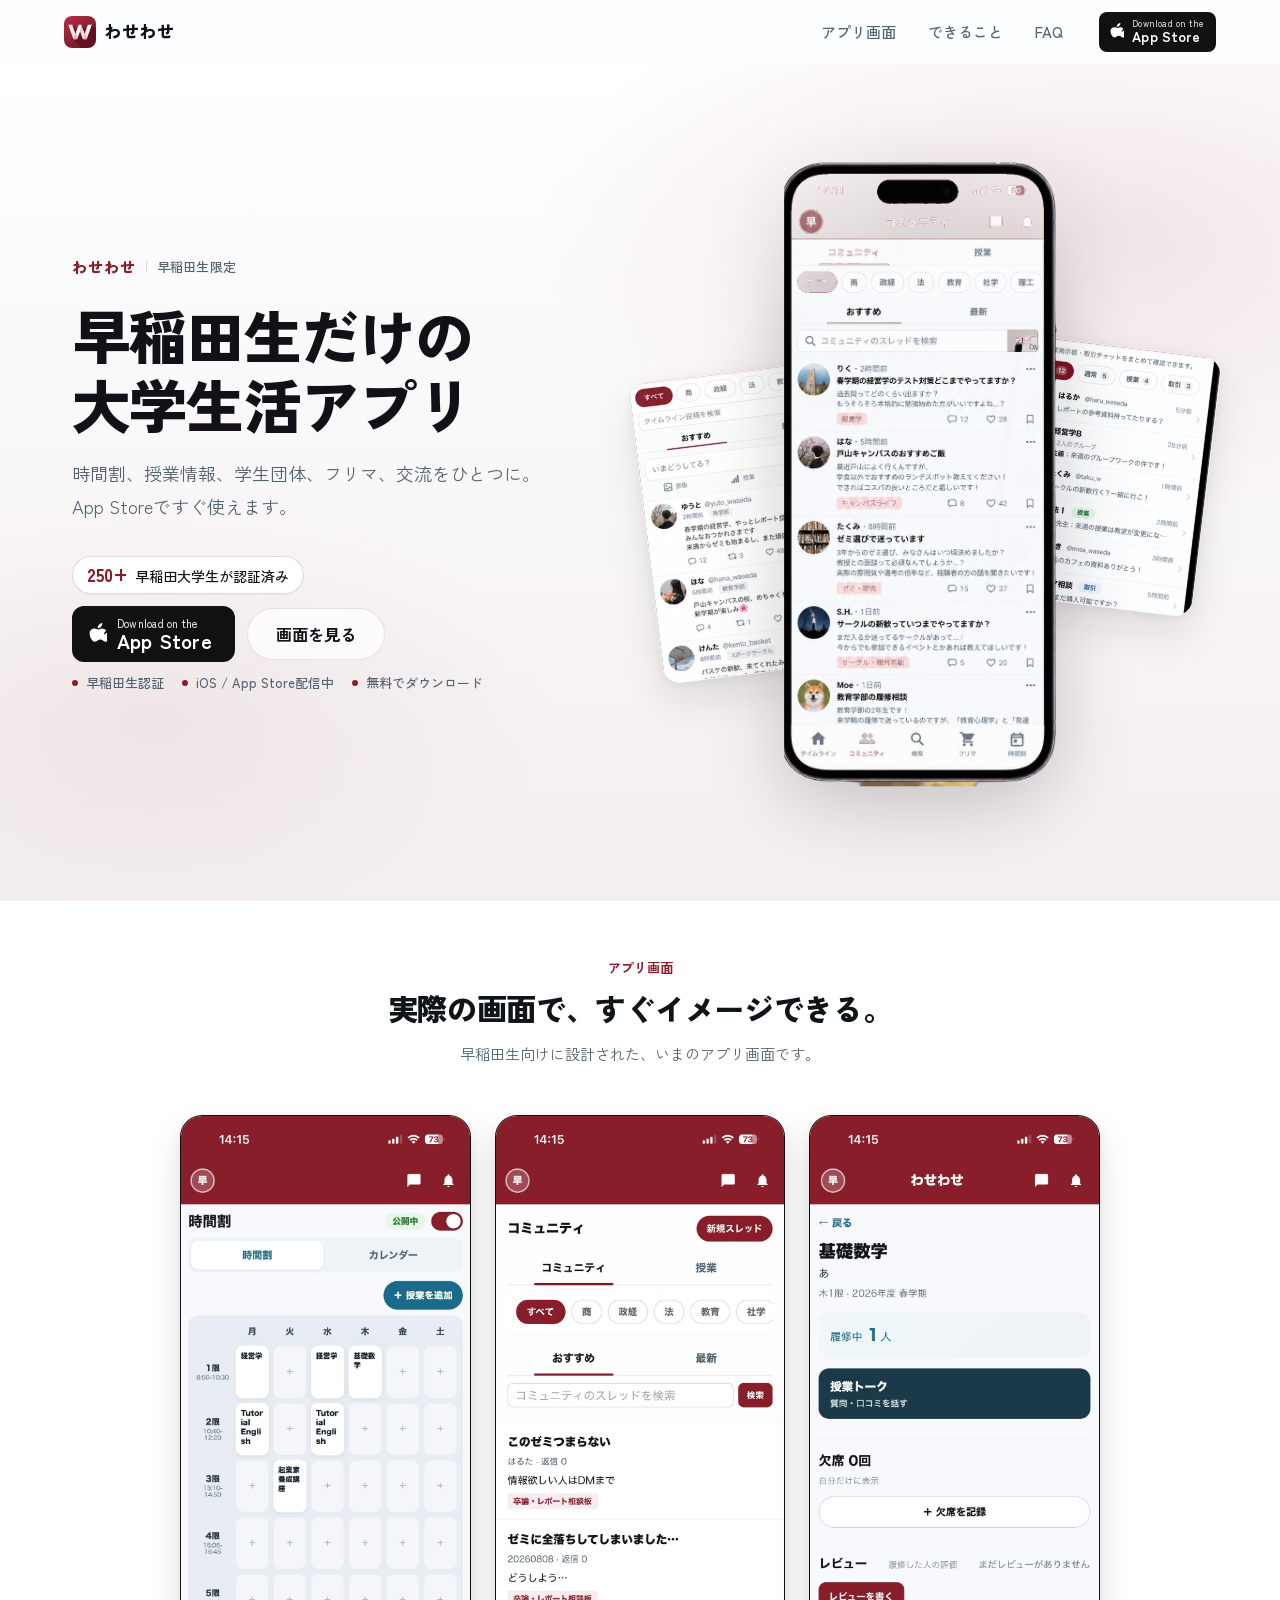
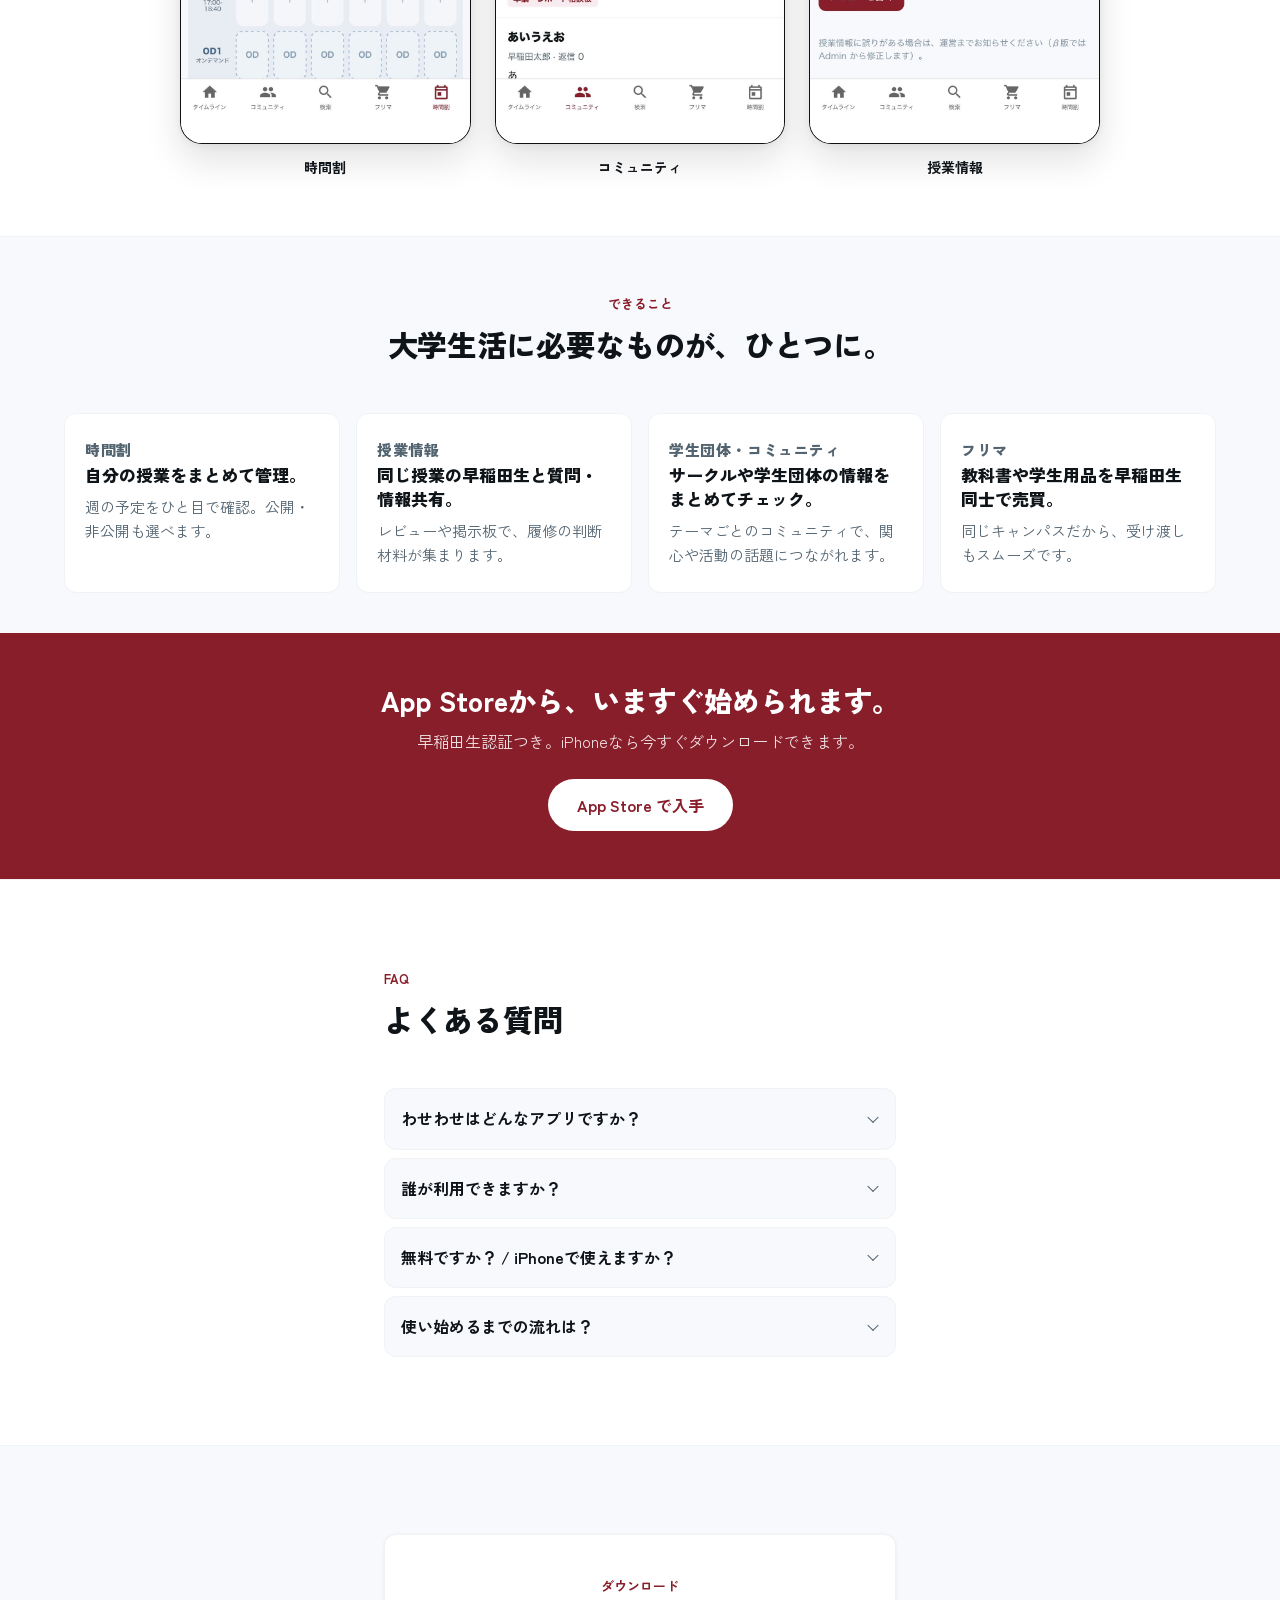
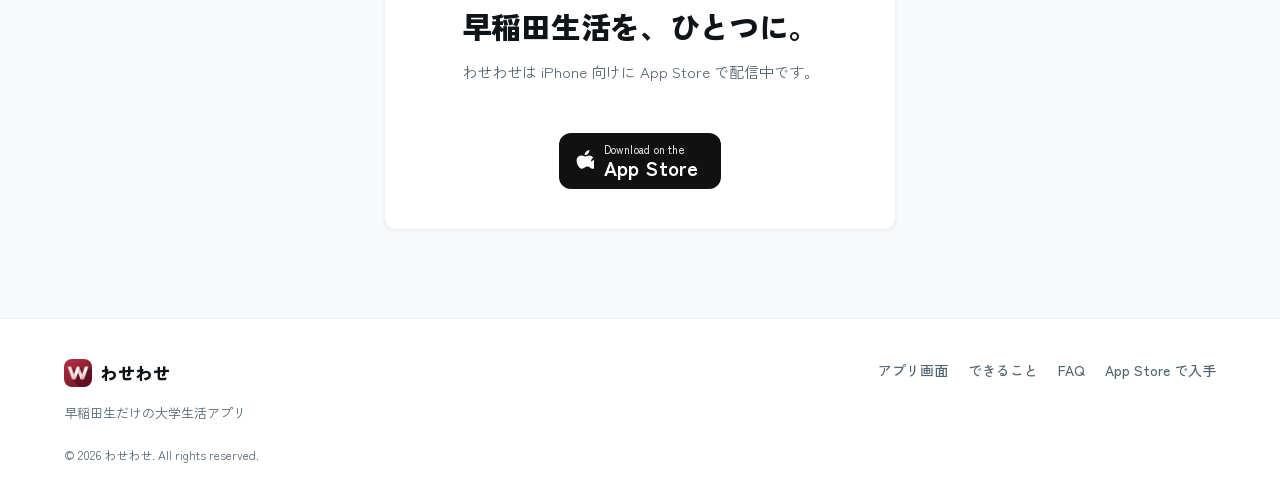
<file: index.html>
<!DOCTYPE html>
<html lang="ja">
<head>
  <meta charset="UTF-8" />
  <meta name="viewport" content="width=device-width, initial-scale=1.0" />

  <title>わせわせ | 早稲田生だけの大学生活アプリ</title>
  <meta name="description" content="わせわせは早稲田生限定の大学生活アプリ。時間割、授業情報、学生団体・コミュニティ、フリマ、交流をひとつに。App Storeですぐ使えます。" />
  <meta name="keywords" content="わせわせ,wasewase,早稲田大学,キャンパスアプリ,時間割,授業,学生団体,フリマ" />
  <meta name="author" content="わせわせ" />
  <meta name="robots" content="index, follow" />
  <meta name="google-site-verification" content="3jOhCCdu1LfEHLCVnYx2T_1ldAXAvMsO1ZqApKOHYyM" />
  <link rel="canonical" href="https://wasewase-officialwebsite.onrender.com/" />

  <meta property="og:type" content="website" />
  <meta property="og:locale" content="ja_JP" />
  <meta property="og:site_name" content="わせわせ" />
  <meta property="og:title" content="わせわせ | 早稲田生だけの大学生活アプリ" />
  <meta property="og:description" content="時間割、授業情報、学生団体、フリマ、交流をひとつに。早稲田生限定のキャンパスアプリ。App Storeで配信中。" />
  <meta property="og:url" content="https://wasewase-officialwebsite.onrender.com/" />

  <meta name="twitter:card" content="summary" />
  <meta name="twitter:title" content="わせわせ | 早稲田生だけの大学生活アプリ" />
  <meta name="twitter:description" content="時間割、授業情報、学生団体、フリマ、交流をひとつに。早稲田生限定のキャンパスアプリ。" />

  <script type="application/ld+json">
  {
    "@context": "https://schema.org",
    "@type": "WebSite",
    "name": "わせわせ",
    "alternateName": "wasewase",
    "url": "https://wasewase-officialwebsite.onrender.com/",
    "description": "早稲田生限定の大学生活アプリ。時間割、授業情報、学生団体、フリマ、交流をひとつに。"
  }
  </script>
  <script type="application/ld+json">
  {
    "@context": "https://schema.org",
    "@type": "MobileApplication",
    "name": "わせわせ",
    "operatingSystem": "iOS",
    "applicationCategory": "SocialNetworkingApplication",
    "offers": {
      "@type": "Offer",
      "price": "0",
      "priceCurrency": "JPY"
    },
    "downloadUrl": "https://apps.apple.com/jp/app/%E3%82%8F%E3%81%9B%E3%82%8F%E3%81%9B/id6785786679",
    "installUrl": "https://apps.apple.com/jp/app/%E3%82%8F%E3%81%9B%E3%82%8F%E3%81%9B/id6785786679"
  }
  </script>

  <link rel="icon" type="image/png" href="./assets/icons/logo-icon.png" />
  <link rel="apple-touch-icon" href="./assets/icons/logo-icon.png" />
  <meta name="theme-color" content="#891E2B" />

  <link rel="preconnect" href="https://fonts.googleapis.com" />
  <link rel="preconnect" href="https://fonts.gstatic.com" crossorigin />
  <link href="https://fonts.googleapis.com/css2?family=Zen+Kaku+Gothic+New:wght@400;500;700;900&family=Noto+Sans+JP:wght@400;500;700&display=swap" rel="stylesheet" />

  <link rel="stylesheet" href="./css/style.css?v=20261108cv3" />
  <link rel="stylesheet" href="./css/animation.css?v=20261108cv3" />
  <noscript>
    <style>
      .reveal { opacity: 1; transform: none; }
    </style>
  </noscript>
</head>

<body>
  <a class="skip-link" href="#top">本文へスキップ</a>

  <header id="site-header" class="site-header">
    <div class="site-header__inner">
      <a href="#top" class="brand" aria-label="わせわせ トップへ">
        <span class="brand__icon" aria-hidden="true">
          <img src="./assets/icons/logo-icon.png" alt="" width="64" height="64" decoding="async" />
        </span>
        <span class="brand__name">わせわせ</span>
      </a>

      <nav class="site-nav" aria-label="メインナビゲーション">
        <a href="#screens" class="site-nav__link">アプリ画面</a>
        <a href="#features" class="site-nav__link">できること</a>
        <a href="#faq" class="site-nav__link">FAQ</a>
      </nav>

      <a
        href="https://apps.apple.com/jp/app/%E3%82%8F%E3%81%9B%E3%82%8F%E3%81%9B/id6785786679"
        class="store-cta store-cta--sm header-cta"
        data-store-cta
        data-cta-placement="header"
        target="_blank"
        rel="noopener noreferrer"
      >
        <span class="store-cta__icon" aria-hidden="true">
          <svg width="14" height="17" viewBox="0 0 14 17" fill="currentColor" aria-hidden="true"><path d="M11.6 9.1c0-2.1 1.7-3.1 1.8-3.2-1-1.4-2.5-1.6-3-1.7-1.3-.1-2.5.8-3.1.8-.7 0-1.7-.7-2.8-.7C2.3 4.4.5 5.6.5 8.1c0 1.6.6 3.3 1.4 4.5.7 1 1.5 2 2.6 2 .1 0 1.1-.1 2.2-1 .5-.4 1.3-.9 2.1-.9.8 0 1.5.4 2.1.9 1.1.9 1.3 1 2.1 1 1.1 0 1.9-1.1 2.6-2.1.8-1.1 1.1-2.2 1.1-2.2-.1 0-2-.8-2.1-3.2zM9.5 2.6C10.1 1.9 10.5.9 10.4 0c-.9 0-2 .6-2.6 1.3C7.1 2 6.6 3 6.7 3.9c1 .1 2-.5 2.8-1.3z"/></svg>
        </span>
        <span class="store-cta__text">
          <span class="store-cta__eyebrow">Download on the</span>
          <span class="store-cta__label">App Store</span>
        </span>
      </a>

      <button type="button" class="menu-toggle" id="menu-toggle" aria-label="メニューを開く" aria-expanded="false" aria-controls="mobile-menu">
        <span></span><span></span>
      </button>
    </div>

    <div id="mobile-menu" class="mobile-menu" hidden>
      <a href="#screens" class="mobile-menu__link">アプリ画面</a>
      <a href="#features" class="mobile-menu__link">できること</a>
      <a href="#faq" class="mobile-menu__link">FAQ</a>
      <a
        href="https://apps.apple.com/jp/app/%E3%82%8F%E3%81%9B%E3%82%8F%E3%81%9B/id6785786679"
        class="store-cta mobile-menu__cta"
        data-store-cta
        data-cta-placement="mobile_menu"
        target="_blank"
        rel="noopener noreferrer"
      >
        <span class="store-cta__label">App Storeで入手</span>
      </a>
    </div>
  </header>

  <main id="top">
    <!-- 1. Hero -->
    <section class="hero hero--cv" aria-labelledby="hero-heading">
      <div class="hero__atmosphere" aria-hidden="true"></div>

      <div class="hero__inner hero__inner--cv">
        <div class="hero__copy">
          <p class="hero__eyebrow">
            <span class="hero__brand-mark">わせわせ</span>
            <span class="hero__eyebrow-sep" aria-hidden="true"></span>
            <span>早稲田生限定</span>
          </p>

          <h1 id="hero-heading" class="hero__title">
            早稲田生だけの<br class="hero__br" />大学生活アプリ
          </h1>

          <p class="hero__lead">
            時間割、授業情報、学生団体、フリマ、交流をひとつに。<br class="hide-mobile" />
            App Storeですぐ使えます。
          </p>

          <!-- Social Proof + CTA: keep trust signal next to install action -->
          <div class="hero__convert">
            <p class="social-proof" data-social-proof role="status">
              <strong class="social-proof__count" data-social-proof-count>250+</strong>
              <span class="social-proof__text" data-social-proof-text>早稲田大学生が認証済み</span>
            </p>

            <div class="hero__actions">
              <a
                href="https://apps.apple.com/jp/app/%E3%82%8F%E3%81%9B%E3%82%8F%E3%81%9B/id6785786679"
                class="store-cta store-cta--lg"
                data-store-cta
                data-cta-placement="hero"
                target="_blank"
                rel="noopener noreferrer"
              >
                <span class="store-cta__icon" aria-hidden="true">
                  <svg width="18" height="22" viewBox="0 0 14 17" fill="currentColor" aria-hidden="true"><path d="M11.6 9.1c0-2.1 1.7-3.1 1.8-3.2-1-1.4-2.5-1.6-3-1.7-1.3-.1-2.5.8-3.1.8-.7 0-1.7-.7-2.8-.7C2.3 4.4.5 5.6.5 8.1c0 1.6.6 3.3 1.4 4.5.7 1 1.5 2 2.6 2 .1 0 1.1-.1 2.2-1 .5-.4 1.3-.9 2.1-.9.8 0 1.5.4 2.1.9 1.1.9 1.3 1 2.1 1 1.1 0 1.9-1.1 2.6-2.1.8-1.1 1.1-2.2 1.1-2.2-.1 0-2-.8-2.1-3.2zM9.5 2.6C10.1 1.9 10.5.9 10.4 0c-.9 0-2 .6-2.6 1.3C7.1 2 6.6 3 6.7 3.9c1 .1 2-.5 2.8-1.3z"/></svg>
                </span>
                <span class="store-cta__text">
                  <span class="store-cta__eyebrow">Download on the</span>
                  <span class="store-cta__label">App Store</span>
                </span>
              </a>
              <a href="#screens" class="btn btn--ghost btn--lg hero__secondary">画面を見る</a>
            </div>
          </div>

          <ul class="hero__facts">
            <li>早稲田生認証</li>
            <li>iOS / App Store配信中</li>
            <li>無料でダウンロード</li>
          </ul>
        </div>

        <div class="hero__visual" aria-label="アプリ画面のプレビュー">
          <div class="visual-stage visual-stage--hero">
            <div class="visual-stage__glow" aria-hidden="true"></div>

            <figure class="ui-card ui-card--hero ui-card--left">
              <img
                src="./assets/images/ui/timeline.jpg"
                alt="タイムラインの投稿一覧（部分拡大）"
                width="700"
                height="1010"
                decoding="async"
                fetchpriority="low"
              />
            </figure>

            <figure class="device-shot device-shot--main">
              <img
                src="./assets/images/devices/community-device.png"
                alt="わせわせのコミュニティ画面を表示したスマートフォン"
                width="595"
                height="1521"
                decoding="async"
                fetchpriority="high"
              />
            </figure>

            <figure class="ui-card ui-card--hero ui-card--right">
              <img
                src="./assets/images/ui/messages.jpg"
                alt="メッセージ一覧のUI（部分拡大）"
                width="782"
                height="978"
                decoding="async"
                fetchpriority="low"
              />
            </figure>
          </div>
        </div>
      </div>
    </section>

    <!-- 3. 実際のアプリ画面 -->
    <section id="screens" class="section screens" aria-labelledby="screens-heading">
      <div class="section__inner">
        <div class="section__header section__header--center reveal reveal--up" data-reveal>
          <p class="section__label">アプリ画面</p>
          <h2 id="screens-heading">実際の画面で、すぐイメージできる。</h2>
          <p class="section__desc">早稲田生向けに設計された、いまのアプリ画面です。</p>
        </div>

        <ul class="screen-strip" aria-label="主要画面のプレビュー">
          <li class="screen-strip__item reveal reveal--up" data-reveal>
            <figure class="screen-frame">
              <img
                src="./assets/images/app-timetable.jpg"
                alt="時間割画面。曜日と時限で授業が並んでいる"
                width="900"
                height="1957"
                loading="lazy"
                decoding="async"
              />
            </figure>
            <p class="screen-strip__label">時間割</p>
          </li>
          <li class="screen-strip__item reveal reveal--up" data-reveal data-reveal-delay="60">
            <figure class="screen-frame">
              <img
                src="./assets/images/app-community.jpg"
                alt="コミュニティ画面。投稿と学部フィルターが表示されている"
                width="900"
                height="1957"
                loading="lazy"
                decoding="async"
              />
            </figure>
            <p class="screen-strip__label">コミュニティ</p>
          </li>
          <li class="screen-strip__item reveal reveal--up" data-reveal data-reveal-delay="120">
            <figure class="screen-frame">
              <img
                src="./assets/images/app-course-detail.jpg"
                alt="授業詳細画面。レビューと掲示板が表示されている"
                width="900"
                height="1957"
                loading="lazy"
                decoding="async"
              />
            </figure>
            <p class="screen-strip__label">授業情報</p>
          </li>
        </ul>
      </div>
    </section>

    <!-- 4. 主要機能 -->
    <section id="features" class="section features features--cv" aria-labelledby="features-heading">
      <div class="section__inner">
        <div class="section__header section__header--center reveal reveal--up" data-reveal>
          <p class="section__label">できること</p>
          <h2 id="features-heading">大学生活に必要なものが、ひとつに。</h2>
        </div>

        <ul class="feature-grid">
          <li class="feature-card reveal reveal--up" data-reveal>
            <p class="feature-card__label">時間割</p>
            <h3>自分の授業をまとめて管理。</h3>
            <p>週の予定をひと目で確認。公開・非公開も選べます。</p>
          </li>
          <li class="feature-card reveal reveal--up" data-reveal data-reveal-delay="60">
            <p class="feature-card__label">授業情報</p>
            <h3>同じ授業の早稲田生と質問・情報共有。</h3>
            <p>レビューや掲示板で、履修の判断材料が集まります。</p>
          </li>
          <li class="feature-card reveal reveal--up" data-reveal data-reveal-delay="120">
            <p class="feature-card__label">学生団体・コミュニティ</p>
            <h3>サークルや学生団体の情報をまとめてチェック。</h3>
            <p>テーマごとのコミュニティで、関心や活動の話題につながれます。</p>
          </li>
          <li class="feature-card reveal reveal--up" data-reveal data-reveal-delay="180">
            <p class="feature-card__label">フリマ</p>
            <h3>教科書や学生用品を早稲田生同士で売買。</h3>
            <p>同じキャンパスだから、受け渡しもスムーズです。</p>
          </li>
        </ul>
      </div>
    </section>

    <!-- 5. App Store CTA -->
    <section class="cta-band" aria-labelledby="mid-cta-heading">
      <div class="cta-band__inner">
        <h2 id="mid-cta-heading">App Storeから、いますぐ始められます。</h2>
        <p>早稲田生認証つき。iPhoneなら今すぐダウンロードできます。</p>
        <a
          href="https://apps.apple.com/jp/app/%E3%82%8F%E3%81%9B%E3%82%8F%E3%81%9B/id6785786679"
          class="btn btn--on-brand btn--lg"
          data-store-cta
          data-cta-placement="features"
          data-cta="primary"
          target="_blank"
          rel="noopener noreferrer"
        >App Store で入手</a>
      </div>
    </section>

    <!-- 6. FAQ -->
    <section id="faq" class="section faq" aria-labelledby="faq-heading">
      <div class="section__inner section__inner--narrow">
        <div class="section__header reveal reveal--up" data-reveal>
          <p class="section__label">FAQ</p>
          <h2 id="faq-heading">よくある質問</h2>
        </div>

        <div class="faq__list">
          <details class="faq-item reveal reveal--up" data-reveal>
            <summary>わせわせはどんなアプリですか？</summary>
            <div class="faq-item__a">
              <p>早稲田生限定の大学生活アプリです。時間割、授業情報、コミュニティ、メッセージ、フリマなどをひとつにまとめています。</p>
            </div>
          </details>
          <details class="faq-item reveal reveal--up" data-reveal data-reveal-delay="40">
            <summary>誰が利用できますか？</summary>
            <div class="faq-item__a">
              <p>早稲田大学の在学生が対象です。大学発行のメールアドレスによる認証が必要です。</p>
            </div>
          </details>
          <details class="faq-item reveal reveal--up" data-reveal data-reveal-delay="80">
            <summary>無料ですか？ / iPhoneで使えますか？</summary>
            <div class="faq-item__a">
              <p>無料でダウンロードできます。現在は iPhone（iOS 15.0以降）向けに App Store で配信中です。Android版はありません。</p>
            </div>
          </details>
          <details class="faq-item reveal reveal--up" data-reveal data-reveal-delay="120">
            <summary>使い始めるまでの流れは？</summary>
            <div class="faq-item__a">
              <p>App Storeからインストール → アカウント作成 → 大学発行メールで早稲田生認証、の順です。</p>
            </div>
          </details>
        </div>
      </div>
    </section>

    <!-- 7. 下部CTA / Footer前 -->
    <section id="download" class="section signup" aria-labelledby="download-heading">
      <div class="section__inner section__inner--narrow">
        <div class="signup__panel reveal reveal--up" data-reveal>
          <div class="cta-block">
            <div class="section__header section__header--center">
              <p class="section__label">ダウンロード</p>
              <h2 id="download-heading" class="section__title">早稲田生活を、ひとつに。</h2>
              <p class="section__desc">わせわせは iPhone 向けに App Store で配信中です。</p>
            </div>
            <div class="appstore-cta">
              <a
                href="https://apps.apple.com/jp/app/%E3%82%8F%E3%81%9B%E3%82%8F%E3%81%9B/id6785786679"
                class="store-cta store-cta--lg"
                data-store-cta
                data-appstore-link
                data-cta-placement="footer"
                target="_blank"
                rel="noopener noreferrer"
                aria-label="App Store でわせわせを入手"
              >
                <span class="store-cta__icon" aria-hidden="true">
                  <svg width="18" height="22" viewBox="0 0 14 17" fill="currentColor" aria-hidden="true"><path d="M11.6 9.1c0-2.1 1.7-3.1 1.8-3.2-1-1.4-2.5-1.6-3-1.7-1.3-.1-2.5.8-3.1.8-.7 0-1.7-.7-2.8-.7C2.3 4.4.5 5.6.5 8.1c0 1.6.6 3.3 1.4 4.5.7 1 1.5 2 2.6 2 .1 0 1.1-.1 2.2-1 .5-.4 1.3-.9 2.1-.9.8 0 1.5.4 2.1.9 1.1.9 1.3 1 2.1 1 1.1 0 1.9-1.1 2.6-2.1.8-1.1 1.1-2.2 1.1-2.2-.1 0-2-.8-2.1-3.2zM9.5 2.6C10.1 1.9 10.5.9 10.4 0c-.9 0-2 .6-2.6 1.3C7.1 2 6.6 3 6.7 3.9c1 .1 2-.5 2.8-1.3z"/></svg>
                </span>
                <span class="store-cta__text">
                  <span class="store-cta__eyebrow">Download on the</span>
                  <span class="store-cta__label">App Store</span>
                </span>
              </a>
            </div>
          </div>
        </div>
      </div>
    </section>
  </main>

  <footer class="site-footer">
    <div class="site-footer__inner">
      <div class="site-footer__brand">
        <a href="#top" class="brand brand--footer">
          <span class="brand__icon" aria-hidden="true">
            <img src="./assets/icons/logo-icon.png" alt="" width="64" height="64" decoding="async" />
          </span>
          <span class="brand__name">わせわせ</span>
        </a>
        <p class="site-footer__tagline">早稲田生だけの大学生活アプリ</p>
      </div>

      <nav class="site-footer__nav" aria-label="フッターナビ">
        <a href="#screens">アプリ画面</a>
        <a href="#features">できること</a>
        <a href="#faq">FAQ</a>
        <a
          href="https://apps.apple.com/jp/app/%E3%82%8F%E3%81%9B%E3%82%8F%E3%81%9B/id6785786679"
          data-store-cta
          data-cta-placement="footer_nav"
          data-cta="primary"
          target="_blank"
          rel="noopener noreferrer"
        >App Store で入手</a>
      </nav>

      <p class="site-footer__copy">
        &copy; <span id="year"></span> わせわせ. All rights reserved.
      </p>
    </div>
  </footer>

  <div id="mobile-install-bar" class="mobile-install-bar" hidden>
    <div class="mobile-install-bar__inner">
      <p class="mobile-install-bar__text">
        <span class="mobile-install-bar__brand">わせわせ</span>
        <span class="mobile-install-bar__sub">App Storeで入手</span>
      </p>
      <a
        href="https://apps.apple.com/jp/app/%E3%82%8F%E3%81%9B%E3%82%8F%E3%81%9B/id6785786679"
        class="btn btn--primary mobile-install-bar__cta"
        data-store-cta
        data-cta-placement="sticky"
        target="_blank"
        rel="noopener noreferrer"
      >インストール</a>
    </div>
  </div>

  <script src="./js/animation.js" defer></script>
  <script src="./js/main.js" defer></script>
</body>
</html>
</file>
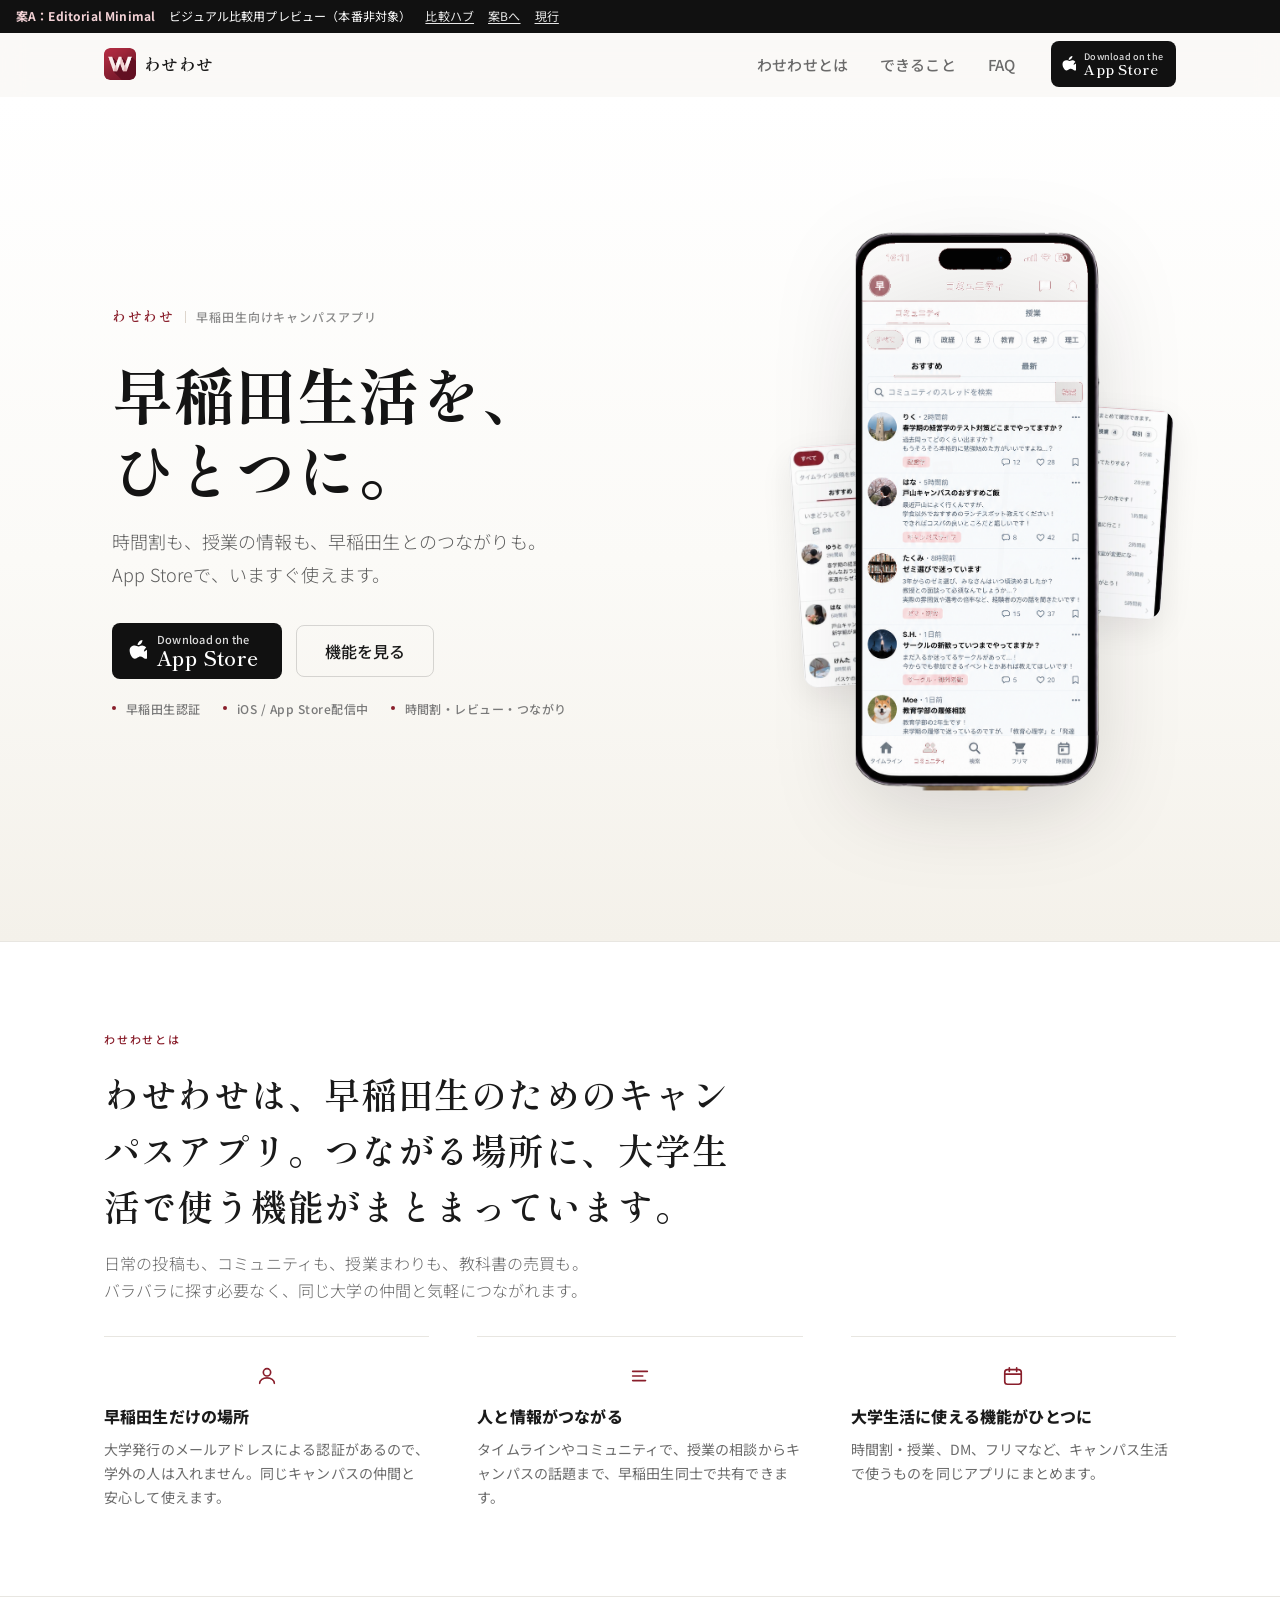
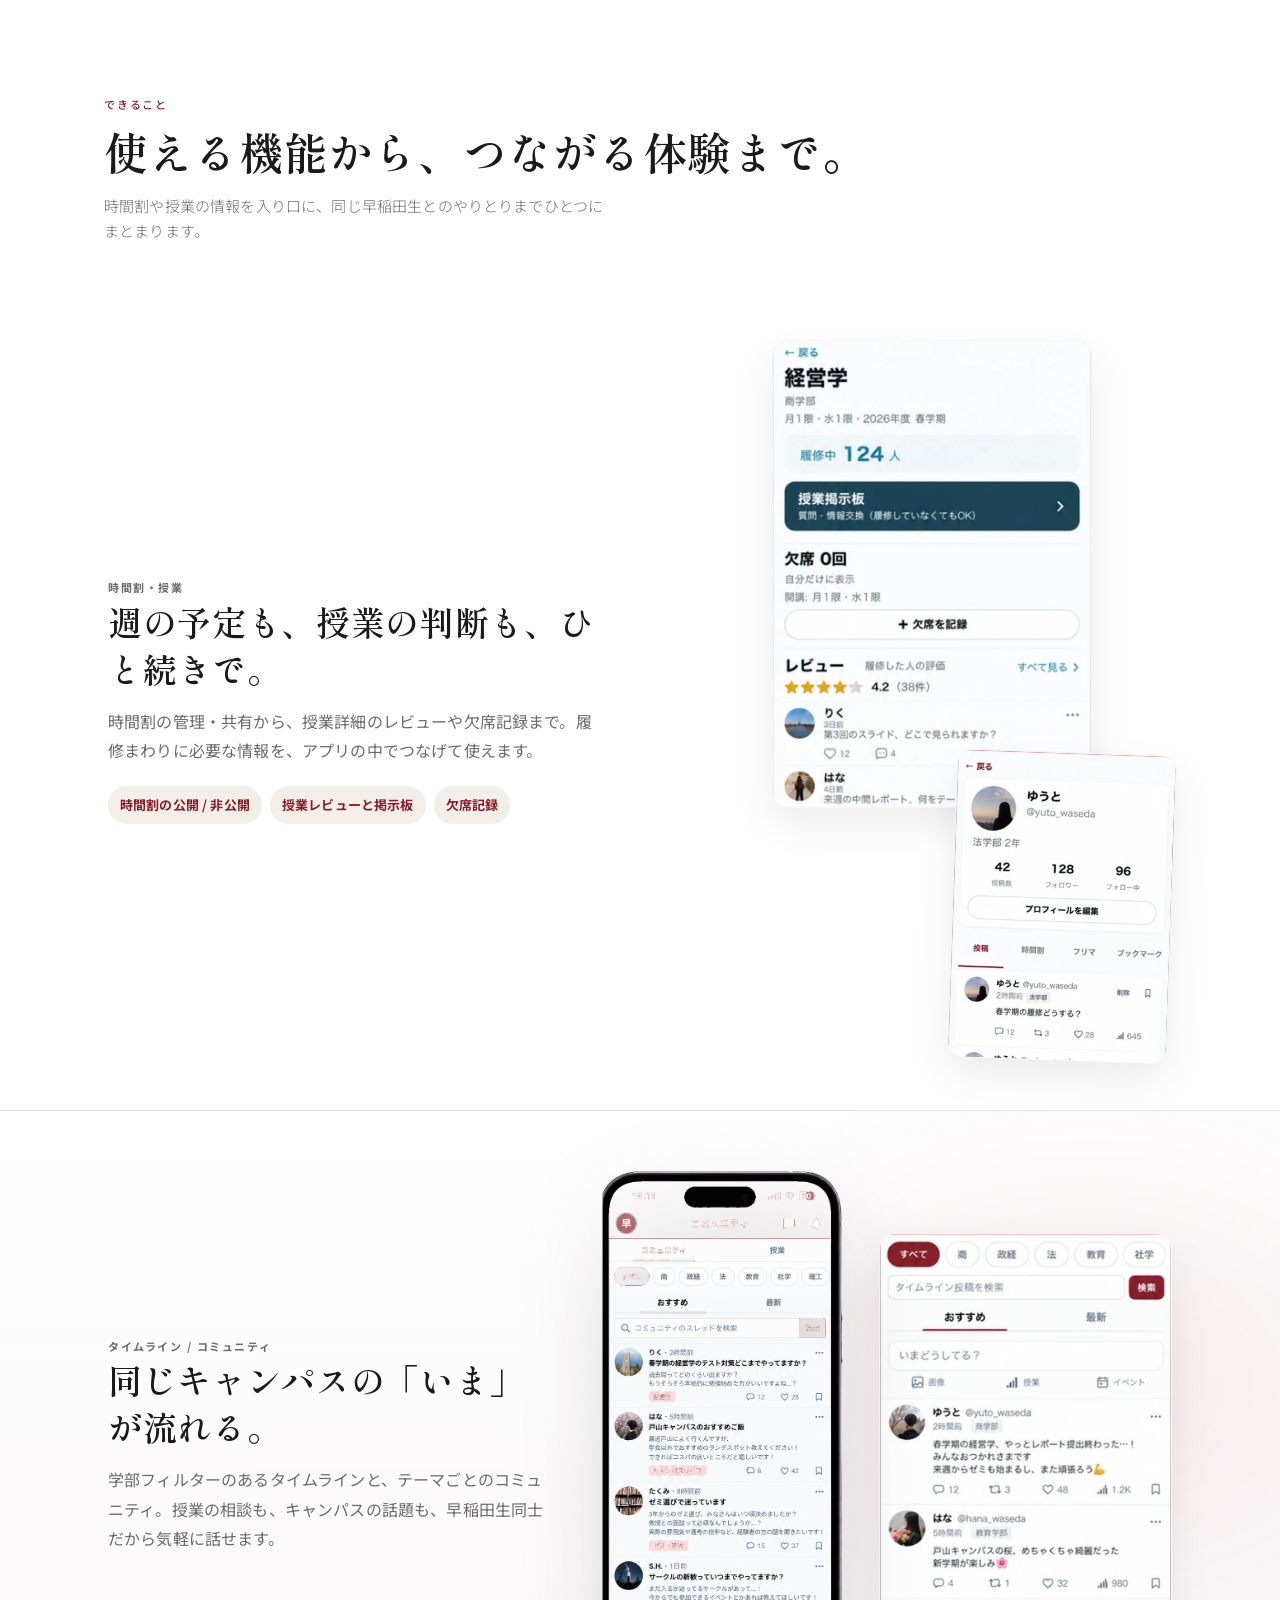
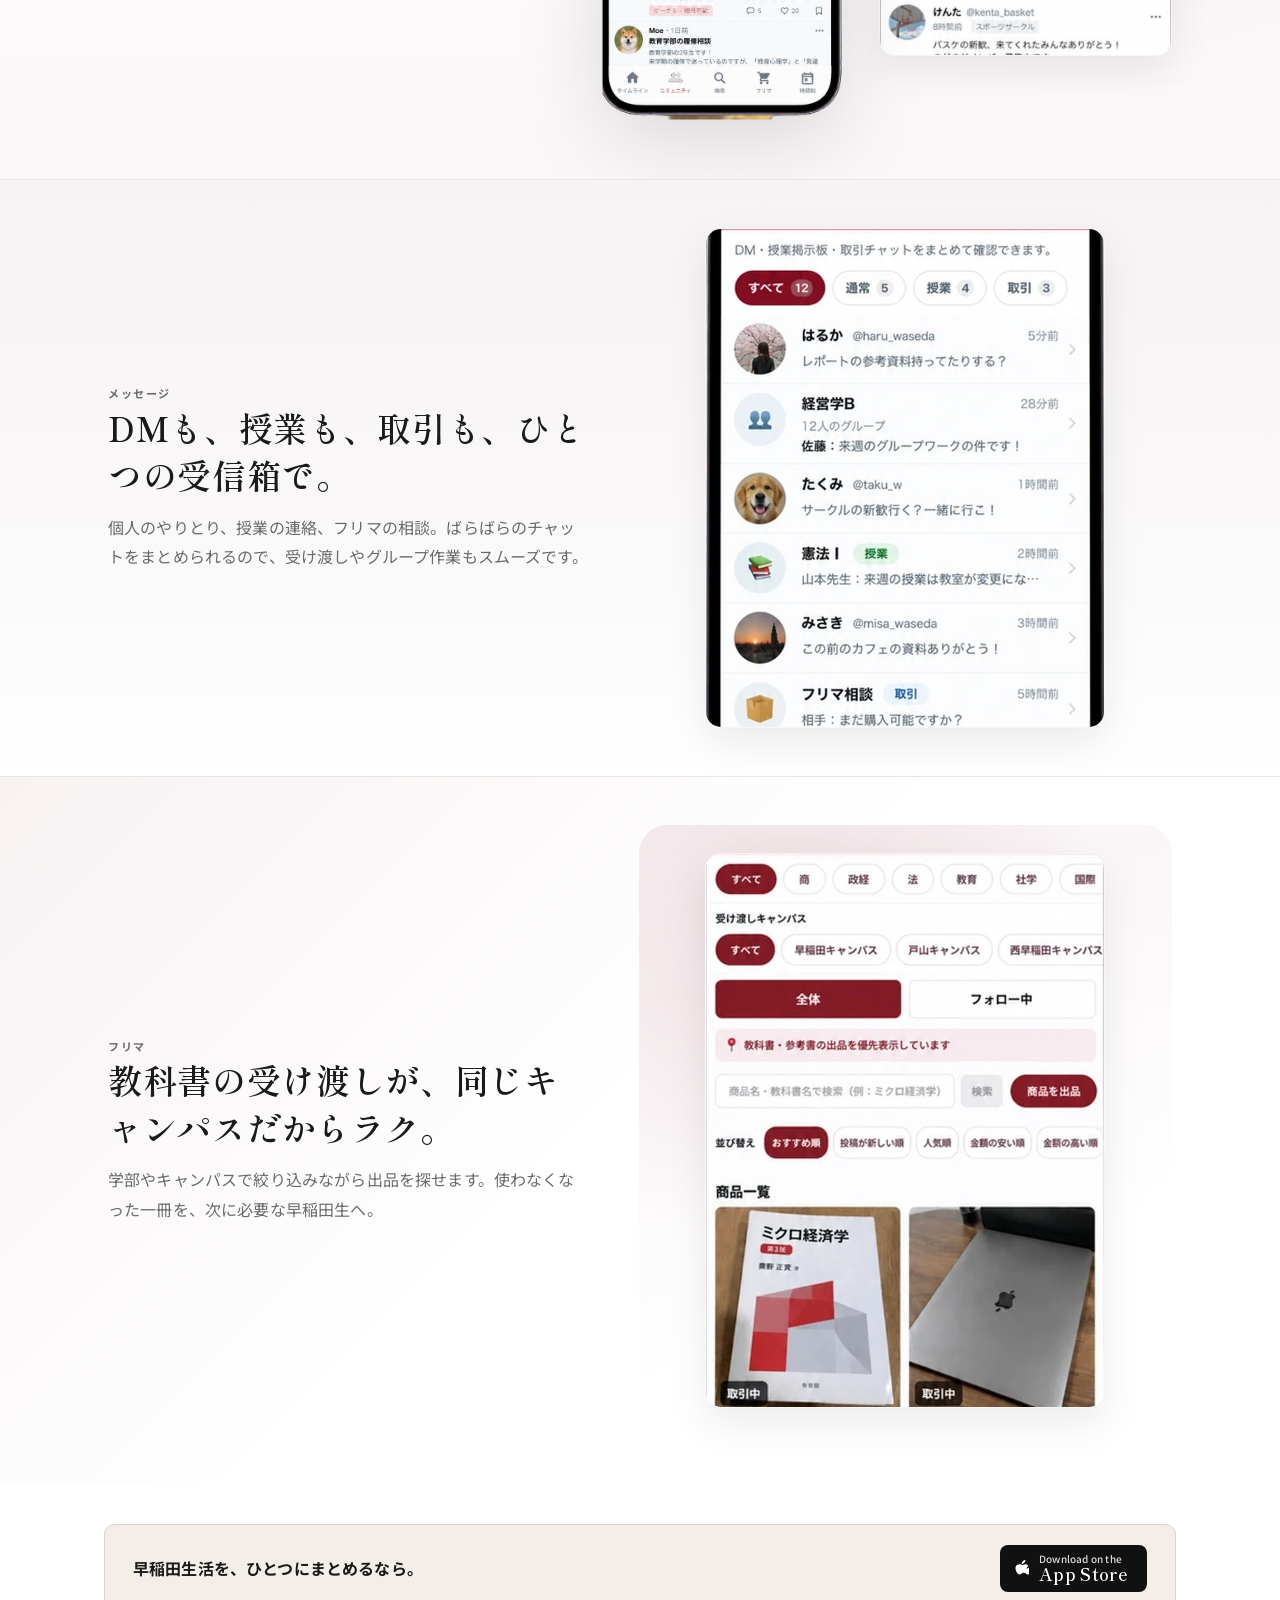
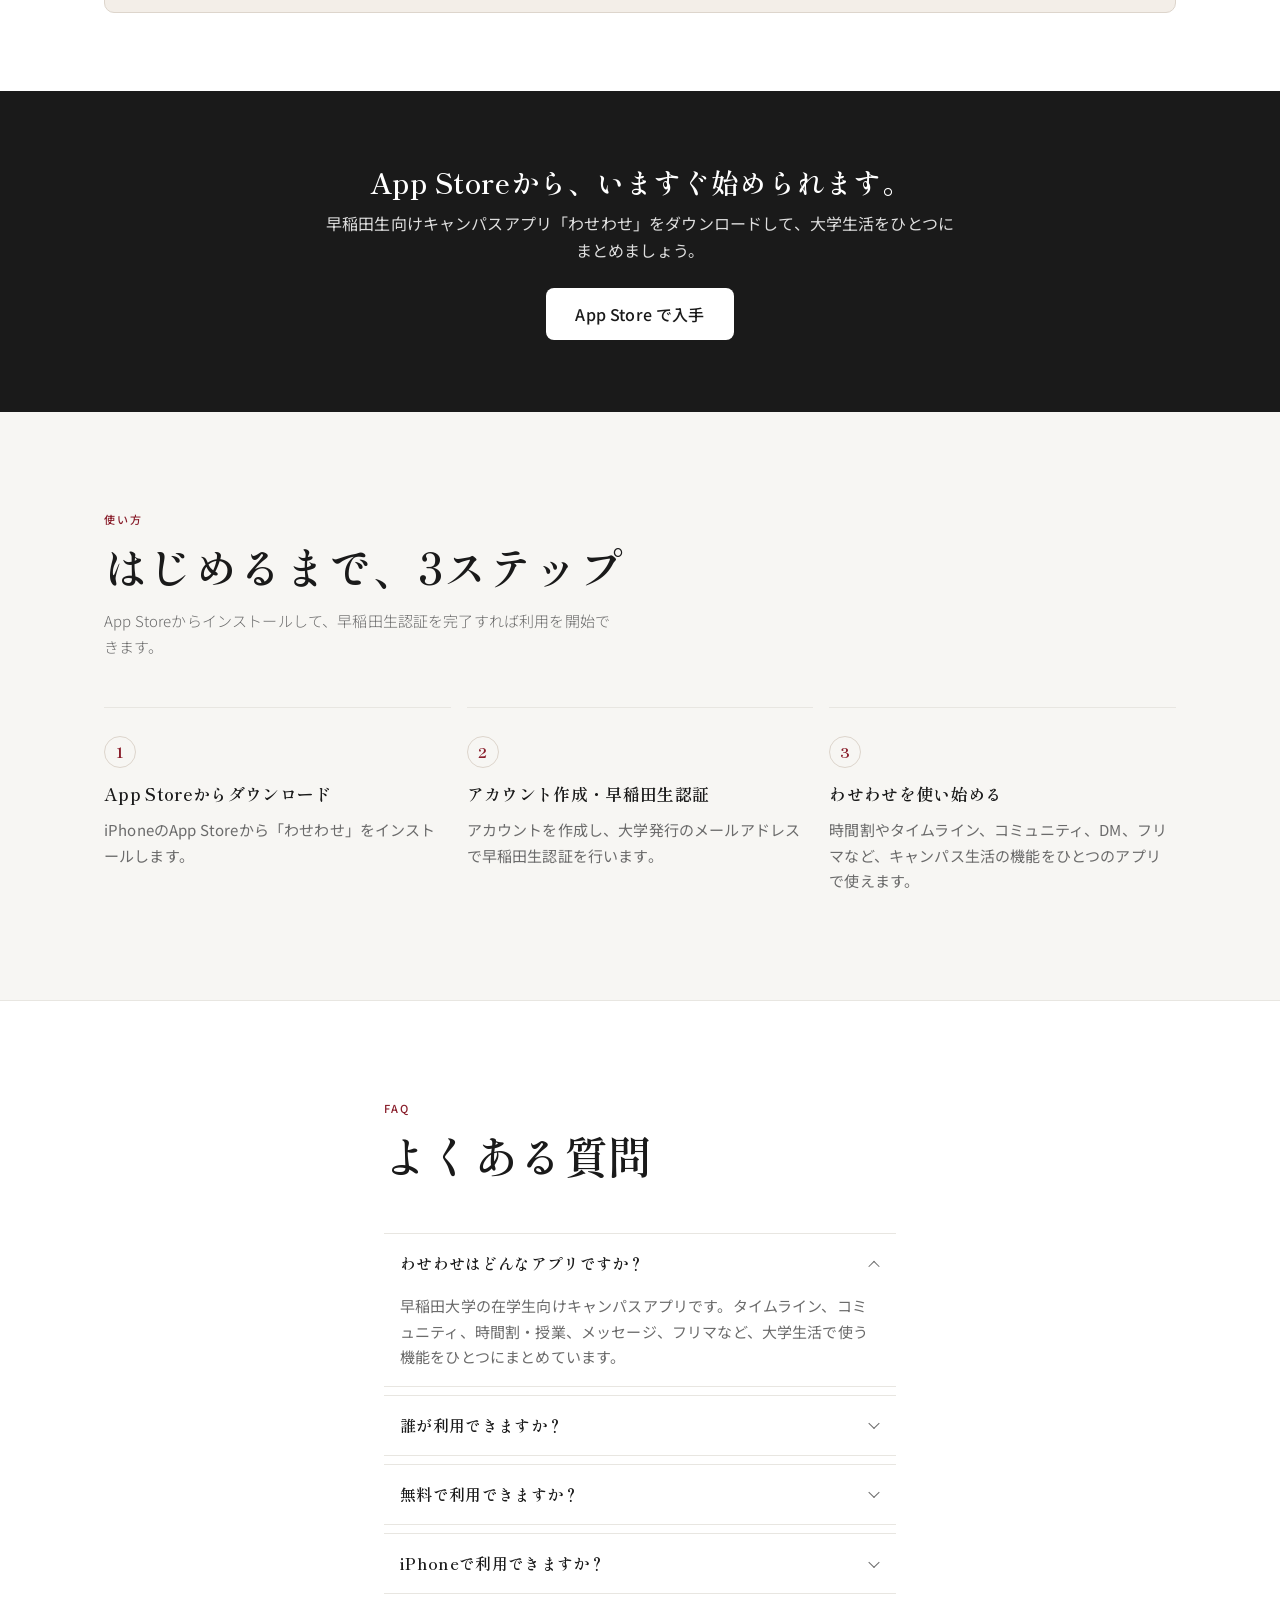
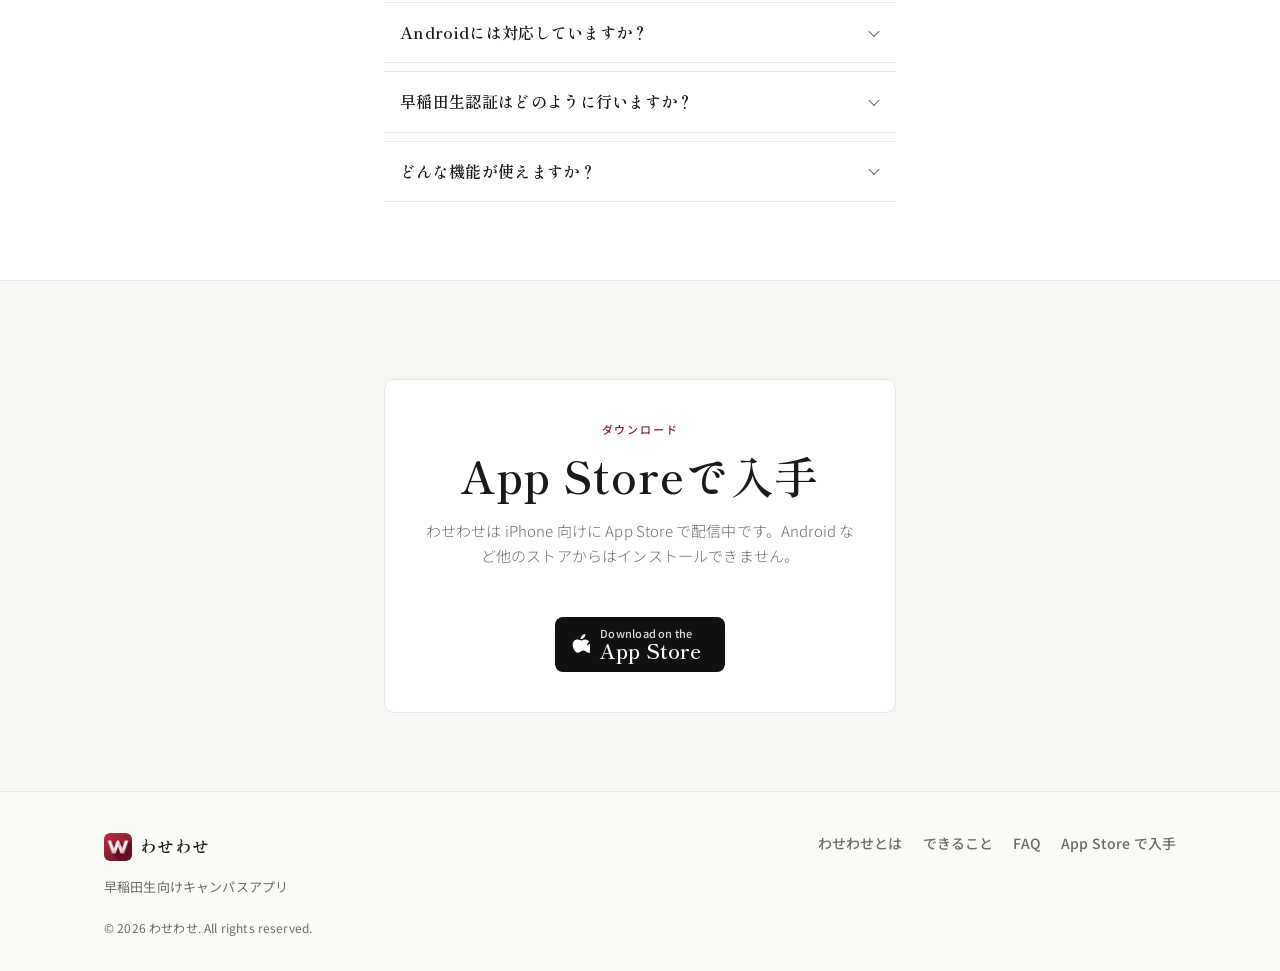
<file: preview-a.html>
<!DOCTYPE html>
<html lang="ja">
<head>
  <meta charset="UTF-8" />
  <meta name="viewport" content="width=device-width, initial-scale=1.0" />

  <title>わせわせ プレビュー A — Editorial Minimal</title>
  <meta name="description" content="わせわせは、早稲田生のためのキャンパスアプリ。時間割・授業レビュー、タイムライン、コミュニティ、DM、フリマで大学生活をひとつにまとめます。App Storeで配信中。" />
  <meta name="keywords" content="わせわせ,wasewase,早稲田大学,キャンパスアプリ,時間割,授業レビュー,SNS,学生" />
  <meta name="author" content="わせわせ" />
  <meta name="robots" content="noindex, nofollow" />
  <meta name="google-site-verification" content="3jOhCCdu1LfEHLCVnYx2T_1ldAXAvMsO1ZqApKOHYyM" />
  <link rel="canonical" href="https://wasewase-officialwebsite.onrender.com/" />

  <meta property="og:type" content="website" />
  <meta property="og:locale" content="ja_JP" />
  <meta property="og:site_name" content="わせわせ" />
  <meta property="og:title" content="わせわせ | 早稲田生向けキャンパスアプリ" />
  <meta property="og:description" content="時間割・授業レビュー、タイムライン、コミュニティ、DM、フリマ。早稲田生の大学生活をひとつにまとめるキャンパスアプリ。App Storeで配信中。" />
  <meta property="og:url" content="https://wasewase-officialwebsite.onrender.com/" />

  <meta name="twitter:card" content="summary" />
  <meta name="twitter:title" content="わせわせ | 早稲田生向けキャンパスアプリ" />
  <meta name="twitter:description" content="時間割・授業レビュー、タイムライン、コミュニティ、DM、フリマ。早稲田生の大学生活をひとつにまとめるキャンパスアプリ。" />

  <script type="application/ld+json">
  {
    "@context": "https://schema.org",
    "@type": "WebSite",
    "name": "わせわせ",
    "alternateName": "wasewase",
    "url": "https://wasewase-officialwebsite.onrender.com/",
    "description": "早稲田生向けキャンパスアプリ。時間割・授業レビュー、タイムライン、コミュニティ、DM、フリマをひとつに。"
  }
  </script>
  <script type="application/ld+json">
  {
    "@context": "https://schema.org",
    "@type": "MobileApplication",
    "name": "わせわせ",
    "operatingSystem": "iOS",
    "applicationCategory": "SocialNetworkingApplication",
    "offers": {
      "@type": "Offer",
      "price": "0",
      "priceCurrency": "JPY"
    },
    "downloadUrl": "https://apps.apple.com/jp/app/%E3%82%8F%E3%81%9B%E3%82%8F%E3%81%9B/id6785786679",
    "installUrl": "https://apps.apple.com/jp/app/%E3%82%8F%E3%81%9B%E3%82%8F%E3%81%9B/id6785786679"
  }
  </script>

  <link rel="icon" type="image/png" href="./assets/icons/logo-icon.png" />
  <link rel="apple-touch-icon" href="./assets/icons/logo-icon.png" />
  <meta name="theme-color" content="#891E2B" />

  <link rel="preconnect" href="https://fonts.googleapis.com" />
  <link rel="preconnect" href="https://fonts.gstatic.com" crossorigin />
  <link href="https://fonts.googleapis.com/css2?family=Shippori+Mincho:wght@500;600;700&family=Noto+Sans+JP:wght@300;400;500;700&display=swap" rel="stylesheet" />

  <link rel="stylesheet" href="./css/style.css?v=20261014release4" />
  <link rel="stylesheet" href="./css/animation.css?v=20261014release4" />
  <link rel="stylesheet" href="./css/theme-a.css?v=20261015explore1" />
  <noscript>
    <style>
      .reveal { opacity: 1; transform: none; }
    </style>
  </noscript>
</head>

<body class="theme-a">
  <a class="skip-link" href="#top">本文へスキップ</a>
  <div class="design-preview-banner" role="note">
    <strong>案A：Editorial Minimal</strong>
    <span>ビジュアル比較用プレビュー（本番非対象）</span>
    <a href="./preview-index.html">比較ハブ</a>
    <a href="./preview-b.html">案Bへ</a>
    <a href="./index.html">現行</a>
  </div>

  <header id="site-header" class="site-header">
    <div class="site-header__inner">
      <a href="#top" class="brand" aria-label="わせわせ トップへ">
        <span class="brand__icon" aria-hidden="true">
          <img src="./assets/icons/logo-icon.png" alt="" width="64" height="64" decoding="async" />
        </span>
        <span class="brand__name">わせわせ</span>
      </a>

      <nav class="site-nav" aria-label="メインナビゲーション">
        <a href="#about" class="site-nav__link">わせわせとは</a>
        <a href="#features" class="site-nav__link">できること</a>
        <a href="#faq" class="site-nav__link">FAQ</a>
      </nav>

      <a
        href="https://apps.apple.com/jp/app/%E3%82%8F%E3%81%9B%E3%82%8F%E3%81%9B/id6785786679"
        class="store-cta store-cta--sm header-cta"
        data-store-cta
        target="_blank"
        rel="noopener noreferrer"
      >
        <span class="store-cta__icon" aria-hidden="true">
          <svg width="14" height="17" viewBox="0 0 14 17" fill="currentColor" aria-hidden="true"><path d="M11.6 9.1c0-2.1 1.7-3.1 1.8-3.2-1-1.4-2.5-1.6-3-1.7-1.3-.1-2.5.8-3.1.8-.7 0-1.7-.7-2.8-.7C2.3 4.4.5 5.6.5 8.1c0 1.6.6 3.3 1.4 4.5.7 1 1.5 2 2.6 2 .1 0 1.1-.1 2.2-1 .5-.4 1.3-.9 2.1-.9.8 0 1.5.4 2.1.9 1.1.9 1.3 1 2.1 1 1.1 0 1.9-1.1 2.6-2.1.8-1.1 1.1-2.2 1.1-2.2-.1 0-2-.8-2.1-3.2zM9.5 2.6C10.1 1.9 10.5.9 10.4 0c-.9 0-2 .6-2.6 1.3C7.1 2 6.6 3 6.7 3.9c1 .1 2-.5 2.8-1.3z"/></svg>
        </span>
        <span class="store-cta__text">
          <span class="store-cta__eyebrow">Download on the</span>
          <span class="store-cta__label">App Store</span>
        </span>
      </a>

      <button type="button" class="menu-toggle" id="menu-toggle" aria-label="メニューを開く" aria-expanded="false" aria-controls="mobile-menu">
        <span></span><span></span>
      </button>
    </div>

    <div id="mobile-menu" class="mobile-menu" hidden>
      <a href="#about" class="mobile-menu__link">わせわせとは</a>
      <a href="#features" class="mobile-menu__link">できること</a>
      <a href="#faq" class="mobile-menu__link">FAQ</a>
      <a
        href="https://apps.apple.com/jp/app/%E3%82%8F%E3%81%9B%E3%82%8F%E3%81%9B/id6785786679"
        class="store-cta mobile-menu__cta"
        data-store-cta
        target="_blank"
        rel="noopener noreferrer"
      >
        <span class="store-cta__label">App Storeで入手</span>
      </a>
    </div>
  </header>

  <main id="top">
    <section class="hero" aria-labelledby="hero-heading">
      <div class="hero__atmosphere" aria-hidden="true"></div>

      <div class="hero__inner">
        <div class="hero__copy">
          <p class="hero__eyebrow">
            <span class="hero__brand-mark">わせわせ</span>
            <span class="hero__eyebrow-sep" aria-hidden="true"></span>
            <span>早稲田生向けキャンパスアプリ</span>
          </p>

          <h1 id="hero-heading" class="hero__title">
            早稲田生活を、<br class="hero__br" />ひとつに。
          </h1>

          <p class="hero__lead">
            時間割も、授業の情報も、早稲田生とのつながりも。<br class="hide-mobile" />
            App Storeで、いますぐ使えます。
          </p>

          <div class="hero__actions">
            <a
              href="https://apps.apple.com/jp/app/%E3%82%8F%E3%81%9B%E3%82%8F%E3%81%9B/id6785786679"
              class="store-cta store-cta--lg"
              data-store-cta
              target="_blank"
              rel="noopener noreferrer"
            >
              <span class="store-cta__icon" aria-hidden="true">
                <svg width="18" height="22" viewBox="0 0 14 17" fill="currentColor" aria-hidden="true"><path d="M11.6 9.1c0-2.1 1.7-3.1 1.8-3.2-1-1.4-2.5-1.6-3-1.7-1.3-.1-2.5.8-3.1.8-.7 0-1.7-.7-2.8-.7C2.3 4.4.5 5.6.5 8.1c0 1.6.6 3.3 1.4 4.5.7 1 1.5 2 2.6 2 .1 0 1.1-.1 2.2-1 .5-.4 1.3-.9 2.1-.9.8 0 1.5.4 2.1.9 1.1.9 1.3 1 2.1 1 1.1 0 1.9-1.1 2.6-2.1.8-1.1 1.1-2.2 1.1-2.2-.1 0-2-.8-2.1-3.2zM9.5 2.6C10.1 1.9 10.5.9 10.4 0c-.9 0-2 .6-2.6 1.3C7.1 2 6.6 3 6.7 3.9c1 .1 2-.5 2.8-1.3z"/></svg>
              </span>
              <span class="store-cta__text">
                <span class="store-cta__eyebrow">Download on the</span>
                <span class="store-cta__label">App Store</span>
              </span>
            </a>
            <a href="#features" class="btn btn--ghost btn--lg hero__secondary">機能を見る</a>
          </div>

          <ul class="hero__facts">
            <li>早稲田生認証</li>
            <li>iOS / App Store配信中</li>
            <li>時間割・レビュー・つながり</li>
          </ul>
        </div>

        <div class="hero__visual" aria-label="アプリ画面のプレビュー">
          <div class="visual-stage visual-stage--hero">
            <div class="visual-stage__glow" aria-hidden="true"></div>

            <figure class="ui-card ui-card--hero ui-card--left">
              <img
                src="./assets/images/ui/timeline.jpg"
                alt="タイムラインの投稿一覧（部分拡大）"
                width="700"
                height="1010"
                decoding="async"
                fetchpriority="low"
              />
            </figure>

            <figure class="device-shot device-shot--main">
              <img
                src="./assets/images/devices/community-device.png"
                alt="わせわせのコミュニティ画面を表示したスマートフォン"
                width="595"
                height="1521"
                decoding="async"
                fetchpriority="high"
              />
            </figure>

            <figure class="ui-card ui-card--hero ui-card--right">
              <img
                src="./assets/images/ui/messages.jpg"
                alt="メッセージ一覧のUI（部分拡大）"
                width="782"
                height="978"
                decoding="async"
                fetchpriority="low"
              />
            </figure>
          </div>
        </div>
      </div>
    </section>

    <section id="about" class="section about" aria-labelledby="about-heading">
      <div class="section__inner">
        <p class="section__label reveal reveal--fade" data-reveal>わせわせとは</p>
        <h2 id="about-heading" class="about__statement reveal reveal--up" data-reveal>
          わせわせは、早稲田生のためのキャンパスアプリ。つながる場所に、大学生活で使う機能がまとまっています。
        </h2>
        <p class="about__note reveal reveal--up" data-reveal data-reveal-delay="80">
          日常の投稿も、コミュニティも、授業まわりも、教科書の売買も。<br class="hide-mobile" />
          バラバラに探す必要なく、同じ大学の仲間と気軽につながれます。
        </p>

        <ul class="about__points">
          <li class="point-card reveal reveal--up" data-reveal>
            <span class="point-card__icon" aria-hidden="true">
              <svg width="22" height="22" viewBox="0 0 24 24" fill="none"><path d="M12 12a4 4 0 1 0 0-8 4 4 0 0 0 0 8Z" stroke="currentColor" stroke-width="1.8"/><path d="M4 20c0-3.5 3.6-6 8-6s8 2.5 8 6" stroke="currentColor" stroke-width="1.8" stroke-linecap="round"/></svg>
            </span>
            <h3>早稲田生だけの場所</h3>
            <p>大学発行のメールアドレスによる認証があるので、学外の人は入れません。同じキャンパスの仲間と安心して使えます。</p>
          </li>
          <li class="point-card reveal reveal--up" data-reveal data-reveal-delay="80">
            <span class="point-card__icon" aria-hidden="true">
              <svg width="22" height="22" viewBox="0 0 24 24" fill="none"><path d="M4 7h16M4 12h11M4 17h14" stroke="currentColor" stroke-width="1.8" stroke-linecap="round"/></svg>
            </span>
            <h3>人と情報がつながる</h3>
            <p>タイムラインやコミュニティで、授業の相談からキャンパスの話題まで、早稲田生同士で共有できます。</p>
          </li>
          <li class="point-card reveal reveal--up" data-reveal data-reveal-delay="160">
            <span class="point-card__icon" aria-hidden="true">
              <svg width="22" height="22" viewBox="0 0 24 24" fill="none"><rect x="3" y="5" width="18" height="16" rx="3" stroke="currentColor" stroke-width="1.8"/><path d="M8 3v4M16 3v4M3 10h18" stroke="currentColor" stroke-width="1.8" stroke-linecap="round"/></svg>
            </span>
            <h3>大学生活に使える機能がひとつに</h3>
            <p>時間割・授業、DM、フリマなど、キャンパス生活で使うものを同じアプリにまとめます。</p>
          </li>
        </ul>
      </div>
    </section>

    <section id="features" class="section features" aria-labelledby="features-heading">
      <div class="section__inner">
        <div class="section__header reveal reveal--up" data-reveal>
          <p class="section__label">できること</p>
          <h2 id="features-heading">使える機能から、つながる体験まで。</h2>
          <p class="section__desc">時間割や授業の情報を入り口に、同じ早稲田生とのやりとりまでひとつにまとまります。</p>
        </div>
      </div>

      <!-- 1. 時間割・授業：部分拡大UIカード -->
      <article class="showcase showcase--pair reveal reveal--up" data-reveal aria-labelledby="feat-class-heading">
        <div class="showcase__inner">
          <div class="showcase__copy">
            <p class="showcase__label">時間割・授業</p>
            <h3 id="feat-class-heading">週の予定も、授業の判断も、ひと続きで。</h3>
            <p>時間割の管理・共有から、授業詳細のレビューや欠席記録まで。履修まわりに必要な情報を、アプリの中でつなげて使えます。</p>
            <ul class="showcase__points">
              <li>時間割の公開 / 非公開</li>
              <li>授業レビューと掲示板</li>
              <li>欠席記録</li>
            </ul>
          </div>
          <div class="showcase__visual showcase__visual--cards" aria-label="授業詳細とレビューの画面（部分拡大）">
            <figure class="ui-card ui-card--lg">
              <img src="./assets/images/ui/course.jpg" alt="授業詳細。レビュー評価と欠席記録、授業掲示板が表示されている" width="698" height="1024" loading="eager" decoding="async" />
            </figure>
            <figure class="ui-card ui-card--sm ui-card--float">
              <img src="./assets/images/ui/profile.jpg" alt="プロフィール画面の一部。投稿・時間割・フリマのタブ" width="698" height="982" loading="eager" decoding="async" />
            </figure>
          </div>
        </div>
      </article>

      <!-- 2. タイムライン / コミュニティ：フル端末 + 部分拡大 -->
      <article class="showcase showcase--social reveal reveal--up" data-reveal aria-labelledby="feat-social-heading">
        <div class="showcase__inner showcase__inner--wide">
          <div class="showcase__copy">
            <p class="showcase__label">タイムライン / コミュニティ</p>
            <h3 id="feat-social-heading">同じキャンパスの「いま」が流れる。</h3>
            <p>学部フィルターのあるタイムラインと、テーマごとのコミュニティ。授業の相談も、キャンパスの話題も、早稲田生同士だから気軽に話せます。</p>
          </div>
          <div class="showcase__visual showcase__visual--device-card" aria-label="コミュニティのフル端末とタイムラインの部分拡大">
            <figure class="device-shot device-shot--feature">
              <img src="./assets/images/devices/community-device.png" alt="コミュニティ画面のフル端末表示" width="595" height="1521" loading="eager" decoding="async" />
            </figure>
            <figure class="ui-card ui-card--aside">
              <img src="./assets/images/ui/timeline.jpg" alt="タイムライン投稿の部分拡大。学部フィルターと投稿一覧" width="700" height="1010" loading="eager" decoding="async" />
            </figure>
          </div>
        </div>
      </article>

      <!-- 3. DM：部分拡大 -->
      <article class="showcase showcase--focus reveal reveal--up" data-reveal aria-labelledby="feat-dm-heading">
        <div class="showcase__inner">
          <div class="showcase__copy">
            <p class="showcase__label">メッセージ</p>
            <h3 id="feat-dm-heading">DMも、授業も、取引も、ひとつの受信箱で。</h3>
            <p>個人のやりとり、授業の連絡、フリマの相談。ばらばらのチャットをまとめられるので、受け渡しやグループ作業もスムーズです。</p>
          </div>
          <div class="showcase__visual showcase__visual--focus">
            <figure class="ui-card ui-card--xl">
              <img src="./assets/images/ui/messages.jpg" alt="メッセージ一覧の部分拡大。DM・授業・取引チャット" width="782" height="978" loading="eager" decoding="async" />
            </figure>
          </div>
        </div>
      </article>

      <!-- 4. フリマ：部分拡大 -->
      <article class="showcase showcase--market reveal reveal--up" data-reveal aria-labelledby="feat-market-heading">
        <div class="showcase__inner">
          <div class="showcase__copy">
            <p class="showcase__label">フリマ</p>
            <h3 id="feat-market-heading">教科書の受け渡しが、同じキャンパスだからラク。</h3>
            <p>学部やキャンパスで絞り込みながら出品を探せます。使わなくなった一冊を、次に必要な早稲田生へ。</p>
          </div>
          <div class="showcase__visual showcase__visual--panel">
            <figure class="ui-card ui-card--xl">
              <img src="./assets/images/ui/fleamarket.jpg" alt="フリマ画面の部分拡大。出品一覧とキャンパス絞り込み" width="716" height="992" loading="eager" decoding="async" />
            </figure>
          </div>
        </div>
      </article>

      <div class="section__inner">
        <div class="inline-cta reveal reveal--up" data-reveal>
          <p>早稲田生活を、ひとつにまとめるなら。</p>
          <a
            href="https://apps.apple.com/jp/app/%E3%82%8F%E3%81%9B%E3%82%8F%E3%81%9B/id6785786679"
            class="store-cta"
            data-store-cta
            target="_blank"
            rel="noopener noreferrer"
          >
            <span class="store-cta__icon" aria-hidden="true">
              <svg width="14" height="17" viewBox="0 0 14 17" fill="currentColor" aria-hidden="true"><path d="M11.6 9.1c0-2.1 1.7-3.1 1.8-3.2-1-1.4-2.5-1.6-3-1.7-1.3-.1-2.5.8-3.1.8-.7 0-1.7-.7-2.8-.7C2.3 4.4.5 5.6.5 8.1c0 1.6.6 3.3 1.4 4.5.7 1 1.5 2 2.6 2 .1 0 1.1-.1 2.2-1 .5-.4 1.3-.9 2.1-.9.8 0 1.5.4 2.1.9 1.1.9 1.3 1 2.1 1 1.1 0 1.9-1.1 2.6-2.1.8-1.1 1.1-2.2 1.1-2.2-.1 0-2-.8-2.1-3.2zM9.5 2.6C10.1 1.9 10.5.9 10.4 0c-.9 0-2 .6-2.6 1.3C7.1 2 6.6 3 6.7 3.9c1 .1 2-.5 2.8-1.3z"/></svg>
            </span>
            <span class="store-cta__text">
              <span class="store-cta__eyebrow">Download on the</span>
              <span class="store-cta__label">App Store</span>
            </span>
          </a>
        </div>
      </div>
    </section>

    <section class="cta-band" aria-labelledby="mid-cta-heading">
      <div class="cta-band__inner">
        <h2 id="mid-cta-heading">App Storeから、いますぐ始められます。</h2>
        <p>早稲田生向けキャンパスアプリ「わせわせ」をダウンロードして、大学生活をひとつにまとめましょう。</p>
        <a
          href="https://apps.apple.com/jp/app/%E3%82%8F%E3%81%9B%E3%82%8F%E3%81%9B/id6785786679"
          class="btn btn--on-brand btn--lg"
          data-store-cta
          data-cta="primary"
          target="_blank"
          rel="noopener noreferrer"
        >App Store で入手</a>
      </div>
    </section>

    <section id="flow" class="section flow" aria-labelledby="flow-heading">
      <div class="section__inner">
        <div class="section__header reveal reveal--up" data-reveal>
          <p class="section__label">使い方</p>
          <h2 id="flow-heading">はじめるまで、3ステップ</h2>
          <p class="section__desc">App Storeからインストールして、早稲田生認証を完了すれば利用を開始できます。</p>
        </div>
        <ol class="flow__steps">
          <li class="flow-step reveal reveal--up" data-reveal>
            <span class="flow-step__index">1</span>
            <h3>App Storeからダウンロード</h3>
            <p>iPhoneのApp Storeから「わせわせ」をインストールします。</p>
          </li>
          <li class="flow-step reveal reveal--up" data-reveal data-reveal-delay="80">
            <span class="flow-step__index">2</span>
            <h3>アカウント作成・早稲田生認証</h3>
            <p>アカウントを作成し、大学発行のメールアドレスで早稲田生認証を行います。</p>
          </li>
          <li class="flow-step reveal reveal--up" data-reveal data-reveal-delay="160">
            <span class="flow-step__index">3</span>
            <h3>わせわせを使い始める</h3>
            <p>時間割やタイムライン、コミュニティ、DM、フリマなど、キャンパス生活の機能をひとつのアプリで使えます。</p>
          </li>
        </ol>
      </div>
    </section>

    <section id="faq" class="section faq" aria-labelledby="faq-heading">
      <div class="section__inner section__inner--narrow">
        <div class="section__header reveal reveal--up" data-reveal>
          <p class="section__label">FAQ</p>
          <h2 id="faq-heading">よくある質問</h2>
        </div>

        <div class="faq__list">
          <details class="faq-item reveal reveal--up" data-reveal open>
            <summary>わせわせはどんなアプリですか？</summary>
            <div class="faq-item__a">
              <p>早稲田大学の在学生向けキャンパスアプリです。タイムライン、コミュニティ、時間割・授業、メッセージ、フリマなど、大学生活で使う機能をひとつにまとめています。</p>
            </div>
          </details>
          <details class="faq-item reveal reveal--up" data-reveal data-reveal-delay="40">
            <summary>誰が利用できますか？</summary>
            <div class="faq-item__a">
              <p>早稲田大学に在籍する学生が対象です。大学発行のメールアドレスによる認証を通過した方のみご利用いただけます。</p>
            </div>
          </details>
          <details class="faq-item reveal reveal--up" data-reveal data-reveal-delay="80">
            <summary>無料で利用できますか？</summary>
            <div class="faq-item__a">
              <p>はい。App Store上のアプリは無料でダウンロードできます。フリマの手数料・送料もアプリの説明どおり無料です。</p>
            </div>
          </details>
          <details class="faq-item reveal reveal--up" data-reveal data-reveal-delay="120">
            <summary>iPhoneで利用できますか？</summary>
            <div class="faq-item__a">
              <p>はい。iOS向けにApp Storeで配信しています（対応OSはiOS 15.0以降）。</p>
            </div>
          </details>
          <details class="faq-item reveal reveal--up" data-reveal data-reveal-delay="160">
            <summary>Androidには対応していますか？</summary>
            <div class="faq-item__a">
              <p>現在はiPhone（iOS）向けアプリのみ提供しています。Android版は提供していません。</p>
            </div>
          </details>
          <details class="faq-item reveal reveal--up" data-reveal data-reveal-delay="200">
            <summary>早稲田生認証はどのように行いますか？</summary>
            <div class="faq-item__a">
              <p>大学発行のメールアドレスを使った認証です。アプリ内の案内に沿って手続きしてください。</p>
            </div>
          </details>
          <details class="faq-item reveal reveal--up" data-reveal data-reveal-delay="240">
            <summary>どんな機能が使えますか？</summary>
            <div class="faq-item__a">
              <p>時間割、授業まわりの情報、タイムライン、コミュニティ、メッセージ（DM）、学内向けフリマなどを利用できます。詳細は上の「できること」もご覧ください。</p>
            </div>
          </details>
        </div>
      </div>
    </section>

    <section id="download" class="section signup" aria-labelledby="download-heading">
      <div class="section__inner section__inner--narrow">
        <div class="signup__panel reveal reveal--up" data-reveal>
          <div class="cta-block">
            <div class="section__header section__header--center">
              <p class="section__label">ダウンロード</p>
              <h2 id="download-heading" class="section__title">App Storeで入手</h2>
              <p class="section__desc">わせわせは iPhone 向けに App Store で配信中です。Android など他のストアからはインストールできません。</p>
            </div>
            <div class="appstore-cta">
              <a
                href="https://apps.apple.com/jp/app/%E3%82%8F%E3%81%9B%E3%82%8F%E3%81%9B/id6785786679"
                class="store-cta store-cta--lg"
                data-store-cta
                data-appstore-link
                target="_blank"
                rel="noopener noreferrer"
                aria-label="App Store でわせわせを入手"
              >
                <span class="store-cta__icon" aria-hidden="true">
                  <svg width="18" height="22" viewBox="0 0 14 17" fill="currentColor" aria-hidden="true"><path d="M11.6 9.1c0-2.1 1.7-3.1 1.8-3.2-1-1.4-2.5-1.6-3-1.7-1.3-.1-2.5.8-3.1.8-.7 0-1.7-.7-2.8-.7C2.3 4.4.5 5.6.5 8.1c0 1.6.6 3.3 1.4 4.5.7 1 1.5 2 2.6 2 .1 0 1.1-.1 2.2-1 .5-.4 1.3-.9 2.1-.9.8 0 1.5.4 2.1.9 1.1.9 1.3 1 2.1 1 1.1 0 1.9-1.1 2.6-2.1.8-1.1 1.1-2.2 1.1-2.2-.1 0-2-.8-2.1-3.2zM9.5 2.6C10.1 1.9 10.5.9 10.4 0c-.9 0-2 .6-2.6 1.3C7.1 2 6.6 3 6.7 3.9c1 .1 2-.5 2.8-1.3z"/></svg>
                </span>
                <span class="store-cta__text">
                  <span class="store-cta__eyebrow">Download on the</span>
                  <span class="store-cta__label">App Store</span>
                </span>
              </a>
            </div>
          </div>
        </div>
      </div>
    </section>
  </main>

  <footer class="site-footer">
    <div class="site-footer__inner">
      <div class="site-footer__brand">
        <a href="#top" class="brand brand--footer">
          <span class="brand__icon" aria-hidden="true">
            <img src="./assets/icons/logo-icon.png" alt="" width="64" height="64" decoding="async" />
          </span>
          <span class="brand__name">わせわせ</span>
        </a>
        <p class="site-footer__tagline">早稲田生向けキャンパスアプリ</p>
      </div>

      <nav class="site-footer__nav" aria-label="フッターナビ">
        <a href="#about">わせわせとは</a>
        <a href="#features">できること</a>
        <a href="#faq">FAQ</a>
        <a
          href="https://apps.apple.com/jp/app/%E3%82%8F%E3%81%9B%E3%82%8F%E3%81%9B/id6785786679"
          data-store-cta
          data-cta="primary"
          target="_blank"
          rel="noopener noreferrer"
        >App Store で入手</a>
      </nav>

      <p class="site-footer__copy">
        &copy; <span id="year"></span> わせわせ. All rights reserved.
      </p>
    </div>
  </footer>

  <div id="mobile-install-bar" class="mobile-install-bar" hidden>
    <div class="mobile-install-bar__inner">
      <p class="mobile-install-bar__text">
        <span class="mobile-install-bar__brand">わせわせ</span>
        <span class="mobile-install-bar__sub">App Storeで入手</span>
      </p>
      <a
        href="https://apps.apple.com/jp/app/%E3%82%8F%E3%81%9B%E3%82%8F%E3%81%9B/id6785786679"
        class="btn btn--primary mobile-install-bar__cta"
        data-store-cta
        target="_blank"
        rel="noopener noreferrer"
      >インストール</a>
    </div>
  </div>

  <script src="./js/animation.js" defer></script>
  <script src="./js/main.js" defer></script>
</body>
</html>
</file>
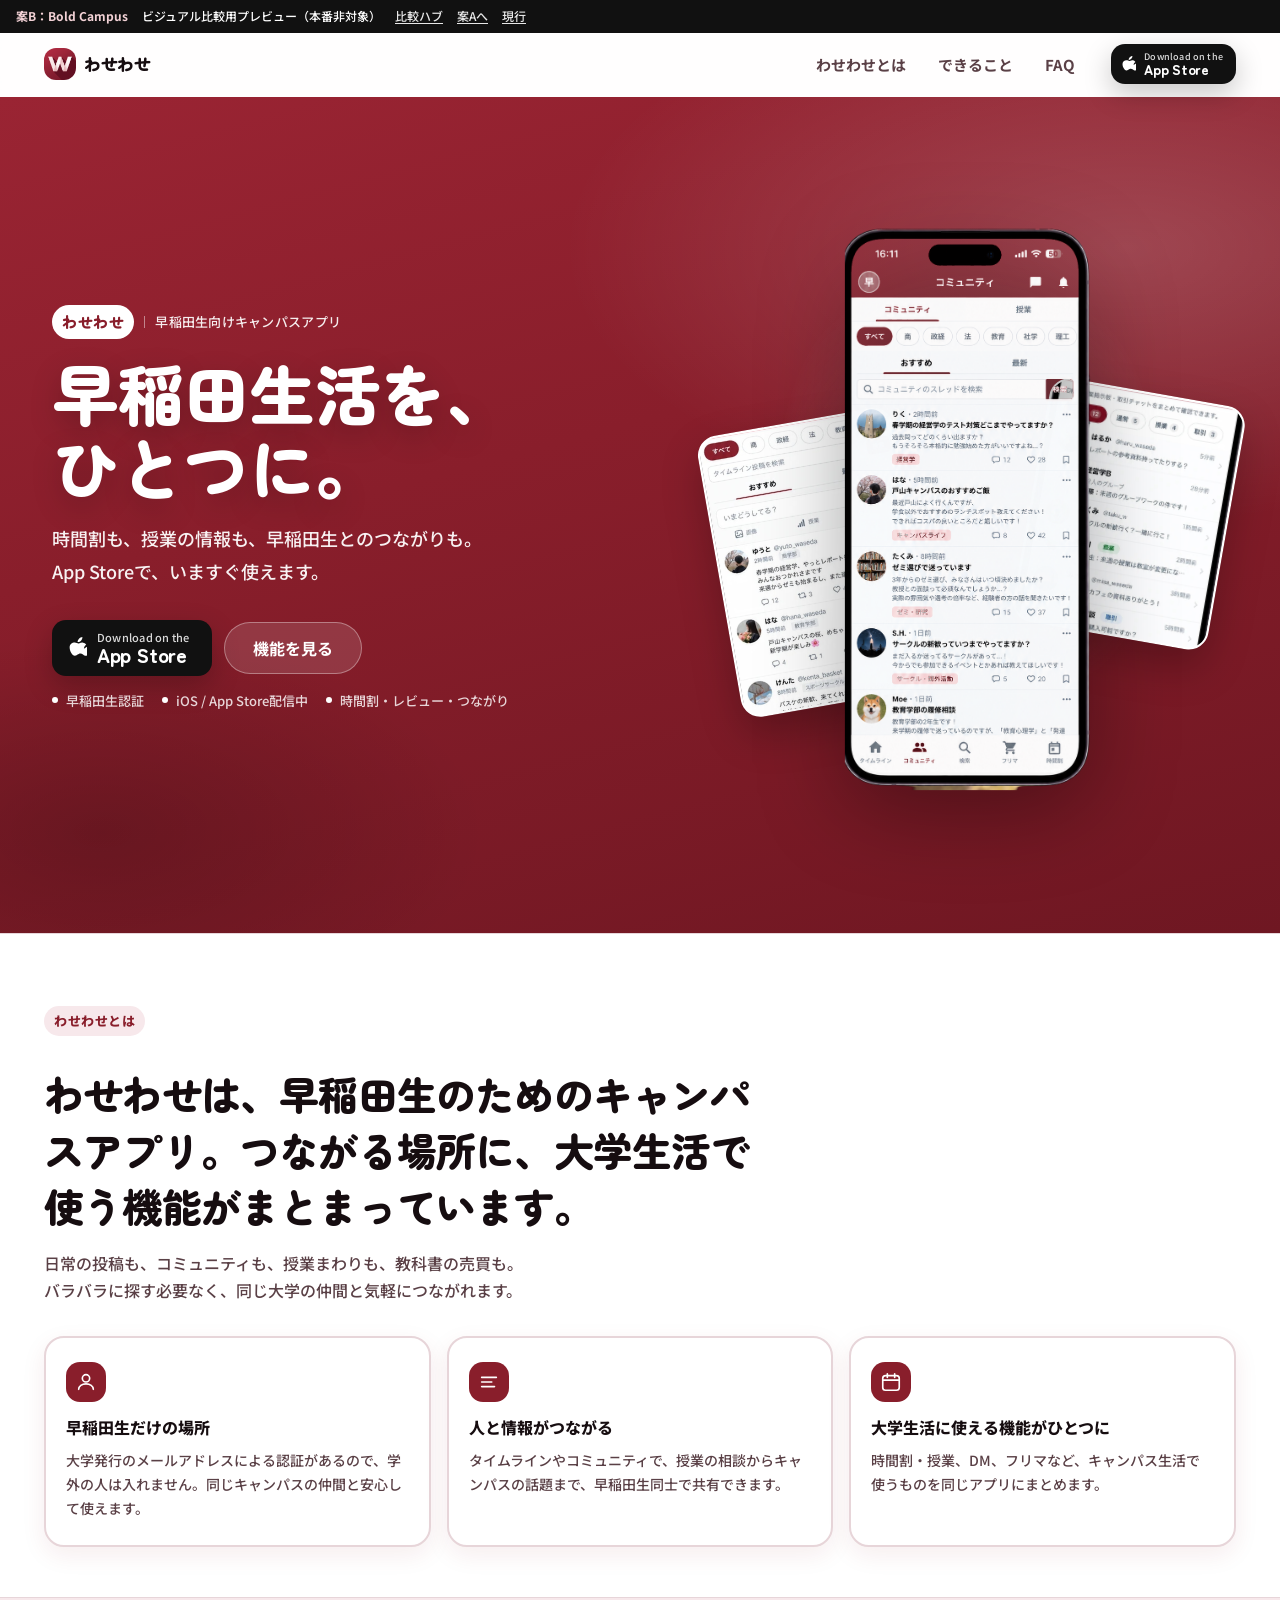
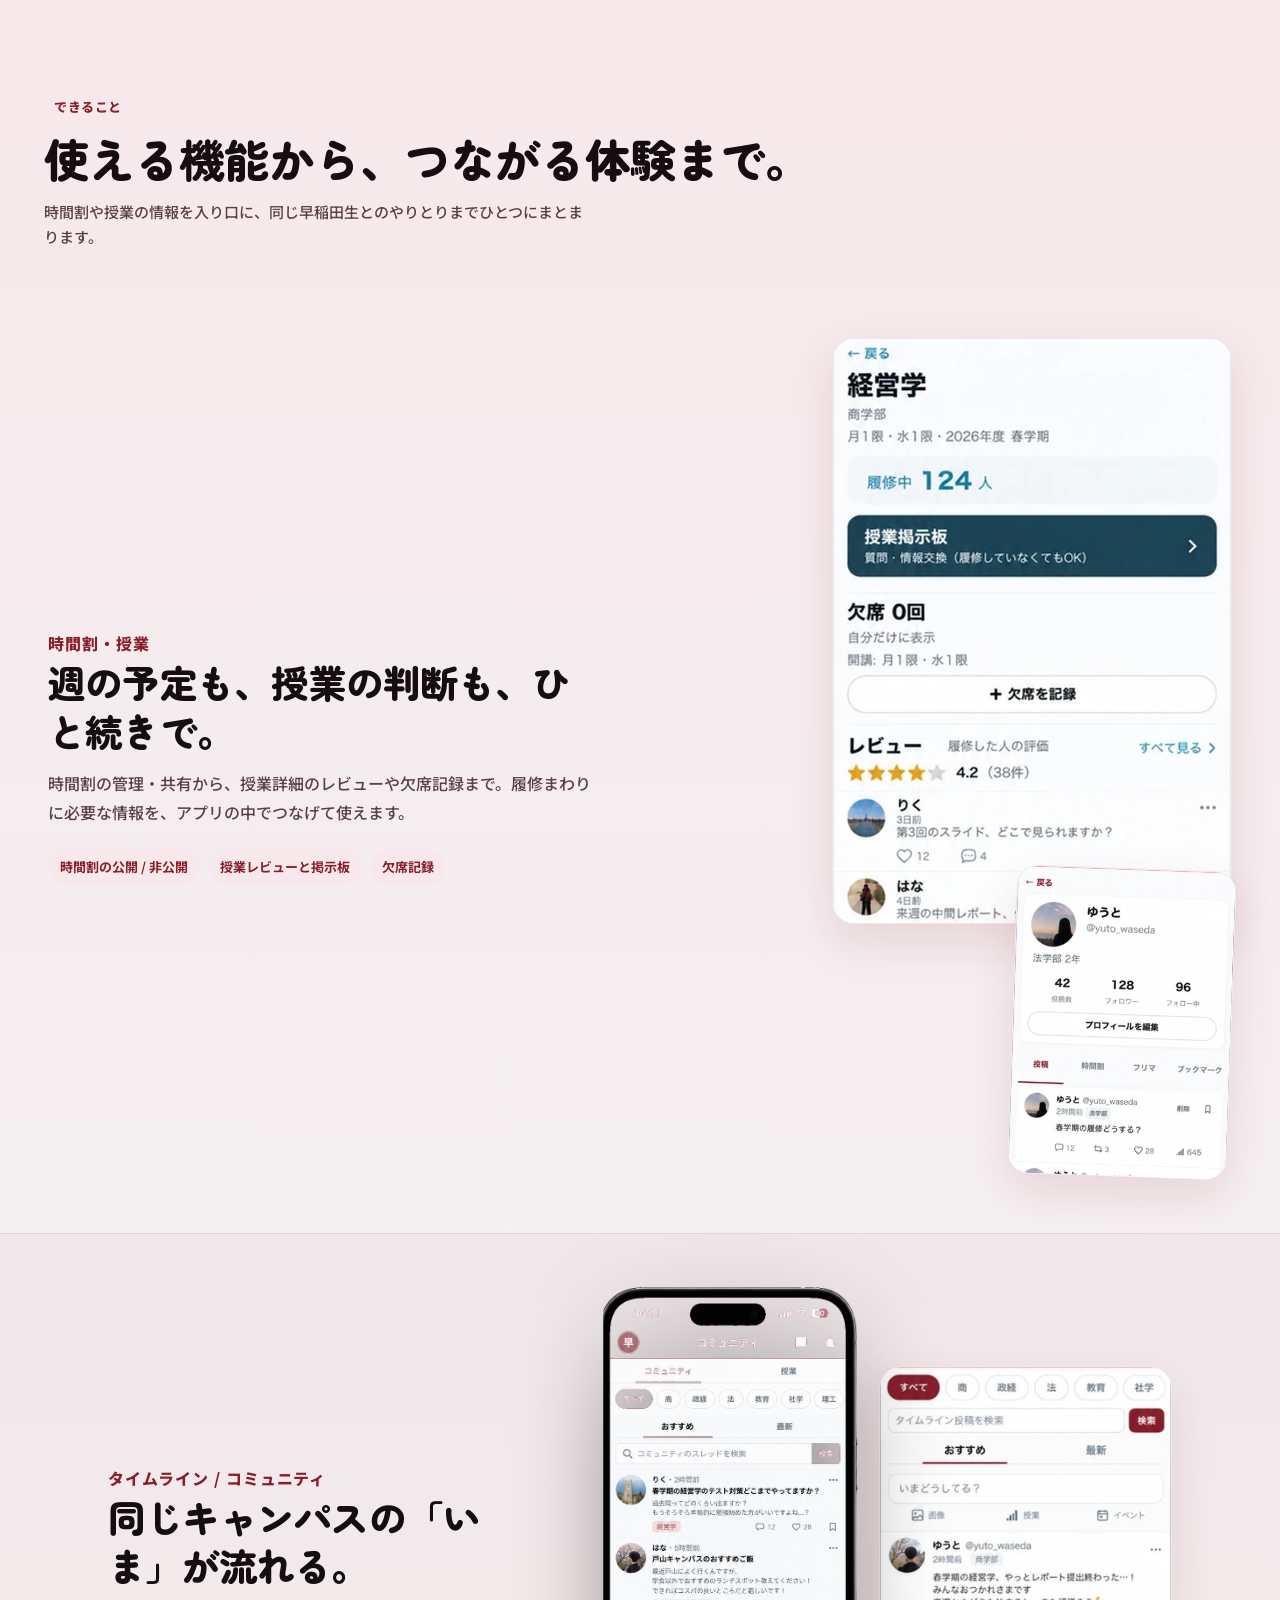
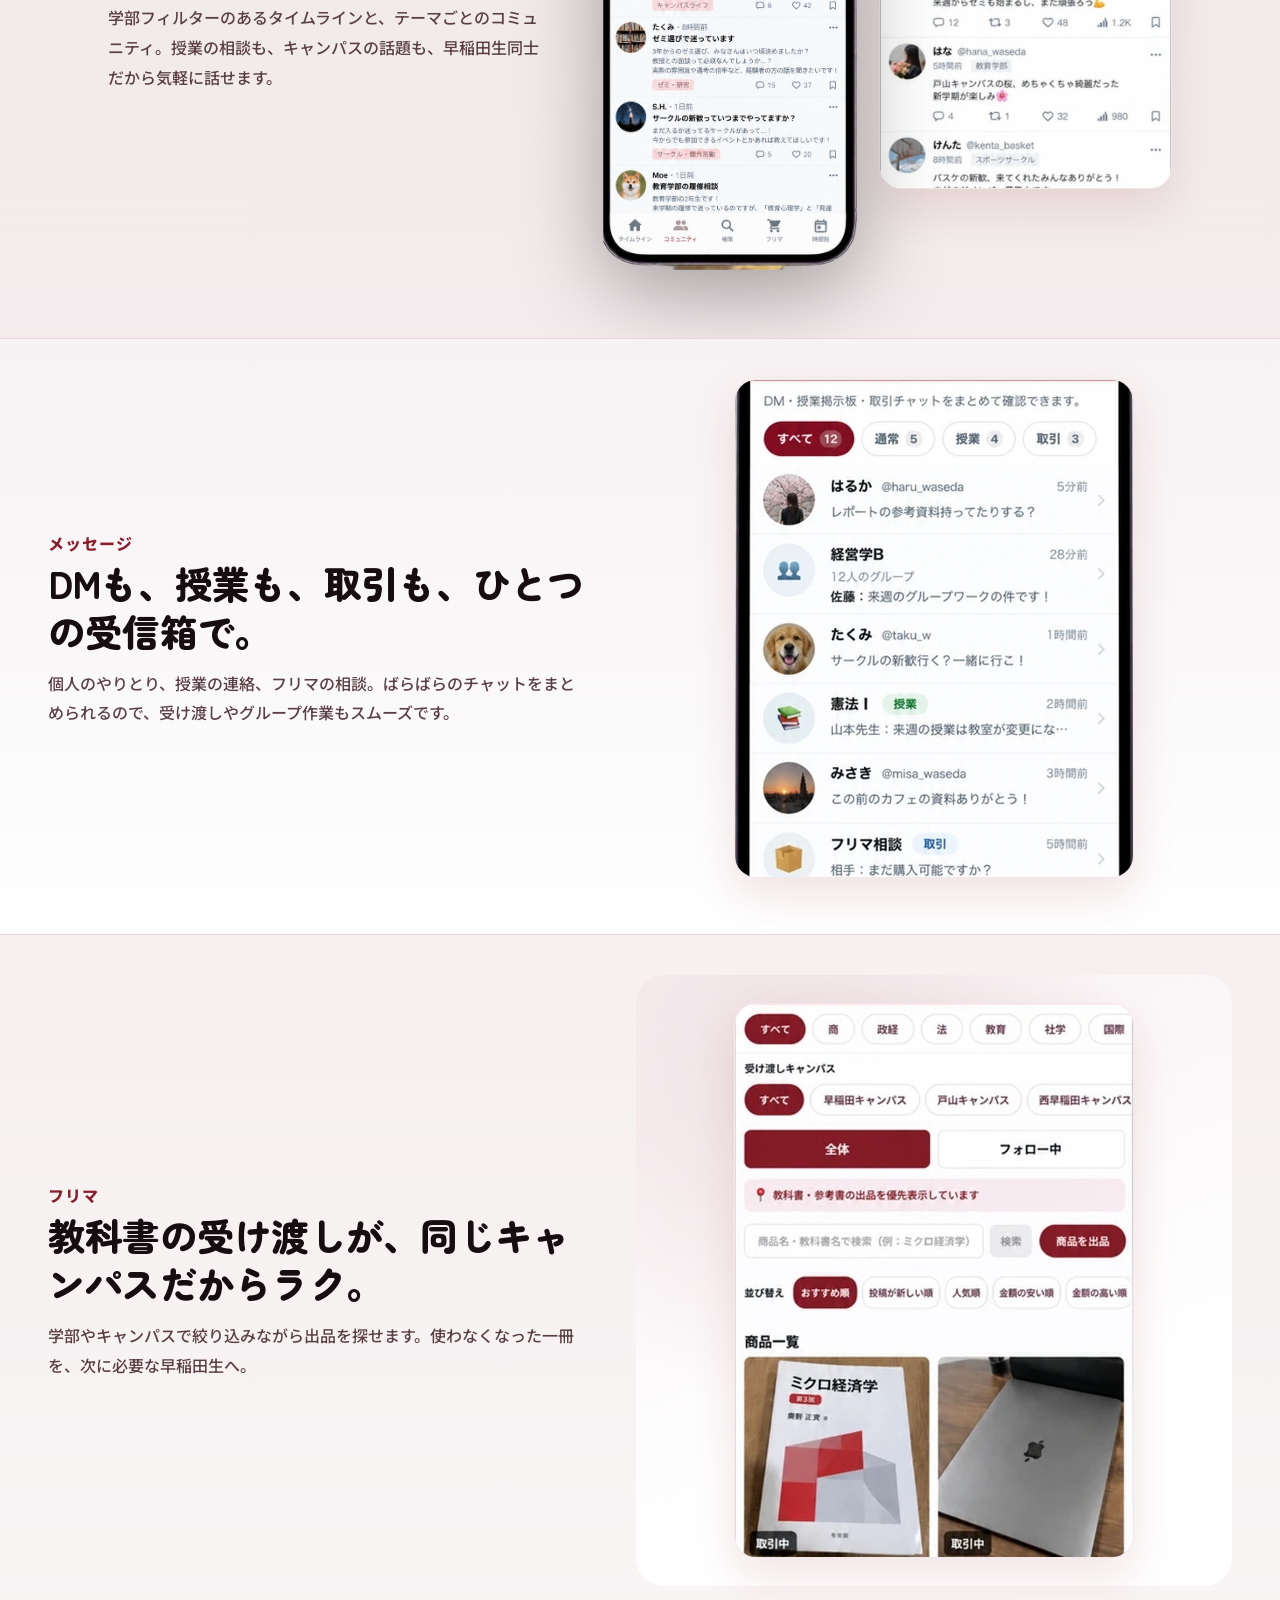
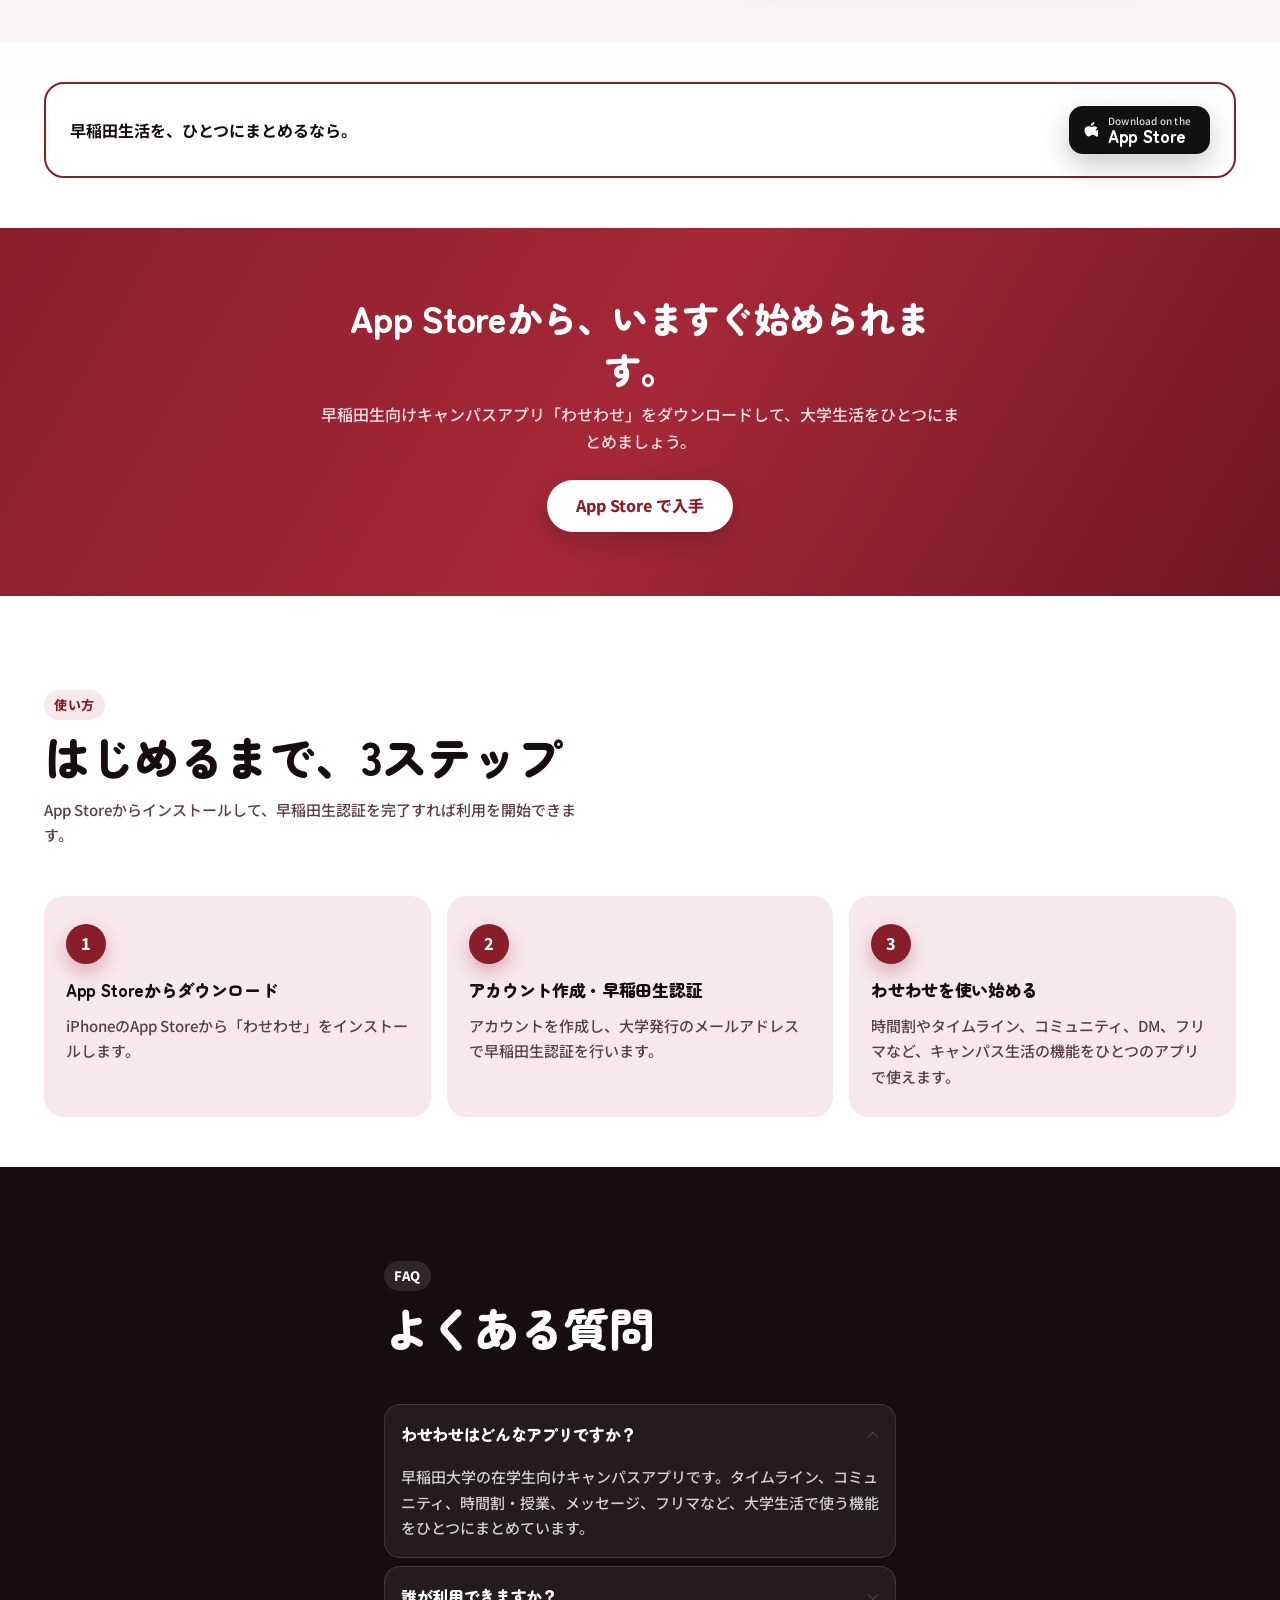
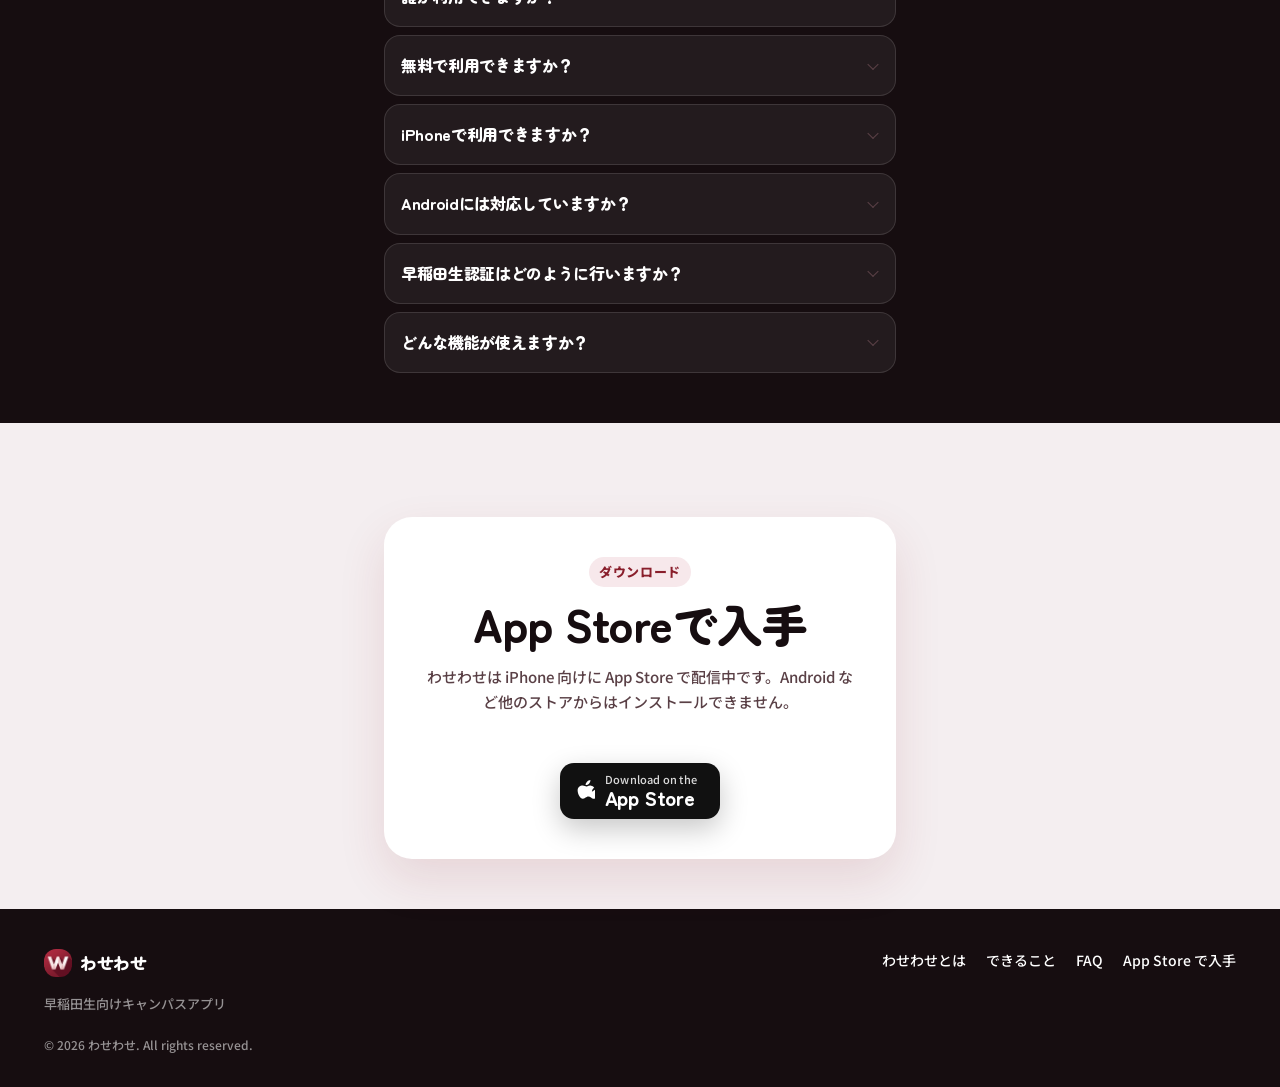
<file: preview-b.html>
<!DOCTYPE html>
<html lang="ja">
<head>
  <meta charset="UTF-8" />
  <meta name="viewport" content="width=device-width, initial-scale=1.0" />

  <title>わせわせ プレビュー B — Bold Campus</title>
  <meta name="description" content="わせわせは、早稲田生のためのキャンパスアプリ。時間割・授業レビュー、タイムライン、コミュニティ、DM、フリマで大学生活をひとつにまとめます。App Storeで配信中。" />
  <meta name="keywords" content="わせわせ,wasewase,早稲田大学,キャンパスアプリ,時間割,授業レビュー,SNS,学生" />
  <meta name="author" content="わせわせ" />
  <meta name="robots" content="noindex, nofollow" />
  <meta name="google-site-verification" content="3jOhCCdu1LfEHLCVnYx2T_1ldAXAvMsO1ZqApKOHYyM" />
  <link rel="canonical" href="https://wasewase-officialwebsite.onrender.com/" />

  <meta property="og:type" content="website" />
  <meta property="og:locale" content="ja_JP" />
  <meta property="og:site_name" content="わせわせ" />
  <meta property="og:title" content="わせわせ | 早稲田生向けキャンパスアプリ" />
  <meta property="og:description" content="時間割・授業レビュー、タイムライン、コミュニティ、DM、フリマ。早稲田生の大学生活をひとつにまとめるキャンパスアプリ。App Storeで配信中。" />
  <meta property="og:url" content="https://wasewase-officialwebsite.onrender.com/" />

  <meta name="twitter:card" content="summary" />
  <meta name="twitter:title" content="わせわせ | 早稲田生向けキャンパスアプリ" />
  <meta name="twitter:description" content="時間割・授業レビュー、タイムライン、コミュニティ、DM、フリマ。早稲田生の大学生活をひとつにまとめるキャンパスアプリ。" />

  <script type="application/ld+json">
  {
    "@context": "https://schema.org",
    "@type": "WebSite",
    "name": "わせわせ",
    "alternateName": "wasewase",
    "url": "https://wasewase-officialwebsite.onrender.com/",
    "description": "早稲田生向けキャンパスアプリ。時間割・授業レビュー、タイムライン、コミュニティ、DM、フリマをひとつに。"
  }
  </script>
  <script type="application/ld+json">
  {
    "@context": "https://schema.org",
    "@type": "MobileApplication",
    "name": "わせわせ",
    "operatingSystem": "iOS",
    "applicationCategory": "SocialNetworkingApplication",
    "offers": {
      "@type": "Offer",
      "price": "0",
      "priceCurrency": "JPY"
    },
    "downloadUrl": "https://apps.apple.com/jp/app/%E3%82%8F%E3%81%9B%E3%82%8F%E3%81%9B/id6785786679",
    "installUrl": "https://apps.apple.com/jp/app/%E3%82%8F%E3%81%9B%E3%82%8F%E3%81%9B/id6785786679"
  }
  </script>

  <link rel="icon" type="image/png" href="./assets/icons/logo-icon.png" />
  <link rel="apple-touch-icon" href="./assets/icons/logo-icon.png" />
  <meta name="theme-color" content="#891E2B" />

  <link rel="preconnect" href="https://fonts.googleapis.com" />
  <link rel="preconnect" href="https://fonts.gstatic.com" crossorigin />
  <link href="https://fonts.googleapis.com/css2?family=Zen+Maru+Gothic:wght@500;700;900&family=Noto+Sans+JP:wght@400;500;700;900&display=swap" rel="stylesheet" />

  <link rel="stylesheet" href="./css/style.css?v=20261014release4" />
  <link rel="stylesheet" href="./css/animation.css?v=20261014release4" />
  <link rel="stylesheet" href="./css/theme-b.css?v=20261015explore1" />
  <noscript>
    <style>
      .reveal { opacity: 1; transform: none; }
    </style>
  </noscript>
</head>

<body class="theme-b">
  <a class="skip-link" href="#top">本文へスキップ</a>
  <div class="design-preview-banner" role="note">
    <strong>案B：Bold Campus</strong>
    <span>ビジュアル比較用プレビュー（本番非対象）</span>
    <a href="./preview-index.html">比較ハブ</a>
    <a href="./preview-a.html">案Aへ</a>
    <a href="./index.html">現行</a>
  </div>

  <header id="site-header" class="site-header">
    <div class="site-header__inner">
      <a href="#top" class="brand" aria-label="わせわせ トップへ">
        <span class="brand__icon" aria-hidden="true">
          <img src="./assets/icons/logo-icon.png" alt="" width="64" height="64" decoding="async" />
        </span>
        <span class="brand__name">わせわせ</span>
      </a>

      <nav class="site-nav" aria-label="メインナビゲーション">
        <a href="#about" class="site-nav__link">わせわせとは</a>
        <a href="#features" class="site-nav__link">できること</a>
        <a href="#faq" class="site-nav__link">FAQ</a>
      </nav>

      <a
        href="https://apps.apple.com/jp/app/%E3%82%8F%E3%81%9B%E3%82%8F%E3%81%9B/id6785786679"
        class="store-cta store-cta--sm header-cta"
        data-store-cta
        target="_blank"
        rel="noopener noreferrer"
      >
        <span class="store-cta__icon" aria-hidden="true">
          <svg width="14" height="17" viewBox="0 0 14 17" fill="currentColor" aria-hidden="true"><path d="M11.6 9.1c0-2.1 1.7-3.1 1.8-3.2-1-1.4-2.5-1.6-3-1.7-1.3-.1-2.5.8-3.1.8-.7 0-1.7-.7-2.8-.7C2.3 4.4.5 5.6.5 8.1c0 1.6.6 3.3 1.4 4.5.7 1 1.5 2 2.6 2 .1 0 1.1-.1 2.2-1 .5-.4 1.3-.9 2.1-.9.8 0 1.5.4 2.1.9 1.1.9 1.3 1 2.1 1 1.1 0 1.9-1.1 2.6-2.1.8-1.1 1.1-2.2 1.1-2.2-.1 0-2-.8-2.1-3.2zM9.5 2.6C10.1 1.9 10.5.9 10.4 0c-.9 0-2 .6-2.6 1.3C7.1 2 6.6 3 6.7 3.9c1 .1 2-.5 2.8-1.3z"/></svg>
        </span>
        <span class="store-cta__text">
          <span class="store-cta__eyebrow">Download on the</span>
          <span class="store-cta__label">App Store</span>
        </span>
      </a>

      <button type="button" class="menu-toggle" id="menu-toggle" aria-label="メニューを開く" aria-expanded="false" aria-controls="mobile-menu">
        <span></span><span></span>
      </button>
    </div>

    <div id="mobile-menu" class="mobile-menu" hidden>
      <a href="#about" class="mobile-menu__link">わせわせとは</a>
      <a href="#features" class="mobile-menu__link">できること</a>
      <a href="#faq" class="mobile-menu__link">FAQ</a>
      <a
        href="https://apps.apple.com/jp/app/%E3%82%8F%E3%81%9B%E3%82%8F%E3%81%9B/id6785786679"
        class="store-cta mobile-menu__cta"
        data-store-cta
        target="_blank"
        rel="noopener noreferrer"
      >
        <span class="store-cta__label">App Storeで入手</span>
      </a>
    </div>
  </header>

  <main id="top">
    <section class="hero" aria-labelledby="hero-heading">
      <div class="hero__atmosphere" aria-hidden="true"></div>

      <div class="hero__inner">
        <div class="hero__copy">
          <p class="hero__eyebrow">
            <span class="hero__brand-mark">わせわせ</span>
            <span class="hero__eyebrow-sep" aria-hidden="true"></span>
            <span>早稲田生向けキャンパスアプリ</span>
          </p>

          <h1 id="hero-heading" class="hero__title">
            早稲田生活を、<br class="hero__br" />ひとつに。
          </h1>

          <p class="hero__lead">
            時間割も、授業の情報も、早稲田生とのつながりも。<br class="hide-mobile" />
            App Storeで、いますぐ使えます。
          </p>

          <div class="hero__actions">
            <a
              href="https://apps.apple.com/jp/app/%E3%82%8F%E3%81%9B%E3%82%8F%E3%81%9B/id6785786679"
              class="store-cta store-cta--lg"
              data-store-cta
              target="_blank"
              rel="noopener noreferrer"
            >
              <span class="store-cta__icon" aria-hidden="true">
                <svg width="18" height="22" viewBox="0 0 14 17" fill="currentColor" aria-hidden="true"><path d="M11.6 9.1c0-2.1 1.7-3.1 1.8-3.2-1-1.4-2.5-1.6-3-1.7-1.3-.1-2.5.8-3.1.8-.7 0-1.7-.7-2.8-.7C2.3 4.4.5 5.6.5 8.1c0 1.6.6 3.3 1.4 4.5.7 1 1.5 2 2.6 2 .1 0 1.1-.1 2.2-1 .5-.4 1.3-.9 2.1-.9.8 0 1.5.4 2.1.9 1.1.9 1.3 1 2.1 1 1.1 0 1.9-1.1 2.6-2.1.8-1.1 1.1-2.2 1.1-2.2-.1 0-2-.8-2.1-3.2zM9.5 2.6C10.1 1.9 10.5.9 10.4 0c-.9 0-2 .6-2.6 1.3C7.1 2 6.6 3 6.7 3.9c1 .1 2-.5 2.8-1.3z"/></svg>
              </span>
              <span class="store-cta__text">
                <span class="store-cta__eyebrow">Download on the</span>
                <span class="store-cta__label">App Store</span>
              </span>
            </a>
            <a href="#features" class="btn btn--ghost btn--lg hero__secondary">機能を見る</a>
          </div>

          <ul class="hero__facts">
            <li>早稲田生認証</li>
            <li>iOS / App Store配信中</li>
            <li>時間割・レビュー・つながり</li>
          </ul>
        </div>

        <div class="hero__visual" aria-label="アプリ画面のプレビュー">
          <div class="visual-stage visual-stage--hero">
            <div class="visual-stage__glow" aria-hidden="true"></div>

            <figure class="ui-card ui-card--hero ui-card--left">
              <img
                src="./assets/images/ui/timeline.jpg"
                alt="タイムラインの投稿一覧（部分拡大）"
                width="700"
                height="1010"
                decoding="async"
                fetchpriority="low"
              />
            </figure>

            <figure class="device-shot device-shot--main">
              <img
                src="./assets/images/devices/community-device.png"
                alt="わせわせのコミュニティ画面を表示したスマートフォン"
                width="595"
                height="1521"
                decoding="async"
                fetchpriority="high"
              />
            </figure>

            <figure class="ui-card ui-card--hero ui-card--right">
              <img
                src="./assets/images/ui/messages.jpg"
                alt="メッセージ一覧のUI（部分拡大）"
                width="782"
                height="978"
                decoding="async"
                fetchpriority="low"
              />
            </figure>
          </div>
        </div>
      </div>
    </section>

    <section id="about" class="section about" aria-labelledby="about-heading">
      <div class="section__inner">
        <p class="section__label reveal reveal--fade" data-reveal>わせわせとは</p>
        <h2 id="about-heading" class="about__statement reveal reveal--up" data-reveal>
          わせわせは、早稲田生のためのキャンパスアプリ。つながる場所に、大学生活で使う機能がまとまっています。
        </h2>
        <p class="about__note reveal reveal--up" data-reveal data-reveal-delay="80">
          日常の投稿も、コミュニティも、授業まわりも、教科書の売買も。<br class="hide-mobile" />
          バラバラに探す必要なく、同じ大学の仲間と気軽につながれます。
        </p>

        <ul class="about__points">
          <li class="point-card reveal reveal--up" data-reveal>
            <span class="point-card__icon" aria-hidden="true">
              <svg width="22" height="22" viewBox="0 0 24 24" fill="none"><path d="M12 12a4 4 0 1 0 0-8 4 4 0 0 0 0 8Z" stroke="currentColor" stroke-width="1.8"/><path d="M4 20c0-3.5 3.6-6 8-6s8 2.5 8 6" stroke="currentColor" stroke-width="1.8" stroke-linecap="round"/></svg>
            </span>
            <h3>早稲田生だけの場所</h3>
            <p>大学発行のメールアドレスによる認証があるので、学外の人は入れません。同じキャンパスの仲間と安心して使えます。</p>
          </li>
          <li class="point-card reveal reveal--up" data-reveal data-reveal-delay="80">
            <span class="point-card__icon" aria-hidden="true">
              <svg width="22" height="22" viewBox="0 0 24 24" fill="none"><path d="M4 7h16M4 12h11M4 17h14" stroke="currentColor" stroke-width="1.8" stroke-linecap="round"/></svg>
            </span>
            <h3>人と情報がつながる</h3>
            <p>タイムラインやコミュニティで、授業の相談からキャンパスの話題まで、早稲田生同士で共有できます。</p>
          </li>
          <li class="point-card reveal reveal--up" data-reveal data-reveal-delay="160">
            <span class="point-card__icon" aria-hidden="true">
              <svg width="22" height="22" viewBox="0 0 24 24" fill="none"><rect x="3" y="5" width="18" height="16" rx="3" stroke="currentColor" stroke-width="1.8"/><path d="M8 3v4M16 3v4M3 10h18" stroke="currentColor" stroke-width="1.8" stroke-linecap="round"/></svg>
            </span>
            <h3>大学生活に使える機能がひとつに</h3>
            <p>時間割・授業、DM、フリマなど、キャンパス生活で使うものを同じアプリにまとめます。</p>
          </li>
        </ul>
      </div>
    </section>

    <section id="features" class="section features" aria-labelledby="features-heading">
      <div class="section__inner">
        <div class="section__header reveal reveal--up" data-reveal>
          <p class="section__label">できること</p>
          <h2 id="features-heading">使える機能から、つながる体験まで。</h2>
          <p class="section__desc">時間割や授業の情報を入り口に、同じ早稲田生とのやりとりまでひとつにまとまります。</p>
        </div>
      </div>

      <!-- 1. 時間割・授業：部分拡大UIカード -->
      <article class="showcase showcase--pair reveal reveal--up" data-reveal aria-labelledby="feat-class-heading">
        <div class="showcase__inner">
          <div class="showcase__copy">
            <p class="showcase__label">時間割・授業</p>
            <h3 id="feat-class-heading">週の予定も、授業の判断も、ひと続きで。</h3>
            <p>時間割の管理・共有から、授業詳細のレビューや欠席記録まで。履修まわりに必要な情報を、アプリの中でつなげて使えます。</p>
            <ul class="showcase__points">
              <li>時間割の公開 / 非公開</li>
              <li>授業レビューと掲示板</li>
              <li>欠席記録</li>
            </ul>
          </div>
          <div class="showcase__visual showcase__visual--cards" aria-label="授業詳細とレビューの画面（部分拡大）">
            <figure class="ui-card ui-card--lg">
              <img src="./assets/images/ui/course.jpg" alt="授業詳細。レビュー評価と欠席記録、授業掲示板が表示されている" width="698" height="1024" loading="eager" decoding="async" />
            </figure>
            <figure class="ui-card ui-card--sm ui-card--float">
              <img src="./assets/images/ui/profile.jpg" alt="プロフィール画面の一部。投稿・時間割・フリマのタブ" width="698" height="982" loading="eager" decoding="async" />
            </figure>
          </div>
        </div>
      </article>

      <!-- 2. タイムライン / コミュニティ：フル端末 + 部分拡大 -->
      <article class="showcase showcase--social reveal reveal--up" data-reveal aria-labelledby="feat-social-heading">
        <div class="showcase__inner showcase__inner--wide">
          <div class="showcase__copy">
            <p class="showcase__label">タイムライン / コミュニティ</p>
            <h3 id="feat-social-heading">同じキャンパスの「いま」が流れる。</h3>
            <p>学部フィルターのあるタイムラインと、テーマごとのコミュニティ。授業の相談も、キャンパスの話題も、早稲田生同士だから気軽に話せます。</p>
          </div>
          <div class="showcase__visual showcase__visual--device-card" aria-label="コミュニティのフル端末とタイムラインの部分拡大">
            <figure class="device-shot device-shot--feature">
              <img src="./assets/images/devices/community-device.png" alt="コミュニティ画面のフル端末表示" width="595" height="1521" loading="eager" decoding="async" />
            </figure>
            <figure class="ui-card ui-card--aside">
              <img src="./assets/images/ui/timeline.jpg" alt="タイムライン投稿の部分拡大。学部フィルターと投稿一覧" width="700" height="1010" loading="eager" decoding="async" />
            </figure>
          </div>
        </div>
      </article>

      <!-- 3. DM：部分拡大 -->
      <article class="showcase showcase--focus reveal reveal--up" data-reveal aria-labelledby="feat-dm-heading">
        <div class="showcase__inner">
          <div class="showcase__copy">
            <p class="showcase__label">メッセージ</p>
            <h3 id="feat-dm-heading">DMも、授業も、取引も、ひとつの受信箱で。</h3>
            <p>個人のやりとり、授業の連絡、フリマの相談。ばらばらのチャットをまとめられるので、受け渡しやグループ作業もスムーズです。</p>
          </div>
          <div class="showcase__visual showcase__visual--focus">
            <figure class="ui-card ui-card--xl">
              <img src="./assets/images/ui/messages.jpg" alt="メッセージ一覧の部分拡大。DM・授業・取引チャット" width="782" height="978" loading="eager" decoding="async" />
            </figure>
          </div>
        </div>
      </article>

      <!-- 4. フリマ：部分拡大 -->
      <article class="showcase showcase--market reveal reveal--up" data-reveal aria-labelledby="feat-market-heading">
        <div class="showcase__inner">
          <div class="showcase__copy">
            <p class="showcase__label">フリマ</p>
            <h3 id="feat-market-heading">教科書の受け渡しが、同じキャンパスだからラク。</h3>
            <p>学部やキャンパスで絞り込みながら出品を探せます。使わなくなった一冊を、次に必要な早稲田生へ。</p>
          </div>
          <div class="showcase__visual showcase__visual--panel">
            <figure class="ui-card ui-card--xl">
              <img src="./assets/images/ui/fleamarket.jpg" alt="フリマ画面の部分拡大。出品一覧とキャンパス絞り込み" width="716" height="992" loading="eager" decoding="async" />
            </figure>
          </div>
        </div>
      </article>

      <div class="section__inner">
        <div class="inline-cta reveal reveal--up" data-reveal>
          <p>早稲田生活を、ひとつにまとめるなら。</p>
          <a
            href="https://apps.apple.com/jp/app/%E3%82%8F%E3%81%9B%E3%82%8F%E3%81%9B/id6785786679"
            class="store-cta"
            data-store-cta
            target="_blank"
            rel="noopener noreferrer"
          >
            <span class="store-cta__icon" aria-hidden="true">
              <svg width="14" height="17" viewBox="0 0 14 17" fill="currentColor" aria-hidden="true"><path d="M11.6 9.1c0-2.1 1.7-3.1 1.8-3.2-1-1.4-2.5-1.6-3-1.7-1.3-.1-2.5.8-3.1.8-.7 0-1.7-.7-2.8-.7C2.3 4.4.5 5.6.5 8.1c0 1.6.6 3.3 1.4 4.5.7 1 1.5 2 2.6 2 .1 0 1.1-.1 2.2-1 .5-.4 1.3-.9 2.1-.9.8 0 1.5.4 2.1.9 1.1.9 1.3 1 2.1 1 1.1 0 1.9-1.1 2.6-2.1.8-1.1 1.1-2.2 1.1-2.2-.1 0-2-.8-2.1-3.2zM9.5 2.6C10.1 1.9 10.5.9 10.4 0c-.9 0-2 .6-2.6 1.3C7.1 2 6.6 3 6.7 3.9c1 .1 2-.5 2.8-1.3z"/></svg>
            </span>
            <span class="store-cta__text">
              <span class="store-cta__eyebrow">Download on the</span>
              <span class="store-cta__label">App Store</span>
            </span>
          </a>
        </div>
      </div>
    </section>

    <section class="cta-band" aria-labelledby="mid-cta-heading">
      <div class="cta-band__inner">
        <h2 id="mid-cta-heading">App Storeから、いますぐ始められます。</h2>
        <p>早稲田生向けキャンパスアプリ「わせわせ」をダウンロードして、大学生活をひとつにまとめましょう。</p>
        <a
          href="https://apps.apple.com/jp/app/%E3%82%8F%E3%81%9B%E3%82%8F%E3%81%9B/id6785786679"
          class="btn btn--on-brand btn--lg"
          data-store-cta
          data-cta="primary"
          target="_blank"
          rel="noopener noreferrer"
        >App Store で入手</a>
      </div>
    </section>

    <section id="flow" class="section flow" aria-labelledby="flow-heading">
      <div class="section__inner">
        <div class="section__header reveal reveal--up" data-reveal>
          <p class="section__label">使い方</p>
          <h2 id="flow-heading">はじめるまで、3ステップ</h2>
          <p class="section__desc">App Storeからインストールして、早稲田生認証を完了すれば利用を開始できます。</p>
        </div>
        <ol class="flow__steps">
          <li class="flow-step reveal reveal--up" data-reveal>
            <span class="flow-step__index">1</span>
            <h3>App Storeからダウンロード</h3>
            <p>iPhoneのApp Storeから「わせわせ」をインストールします。</p>
          </li>
          <li class="flow-step reveal reveal--up" data-reveal data-reveal-delay="80">
            <span class="flow-step__index">2</span>
            <h3>アカウント作成・早稲田生認証</h3>
            <p>アカウントを作成し、大学発行のメールアドレスで早稲田生認証を行います。</p>
          </li>
          <li class="flow-step reveal reveal--up" data-reveal data-reveal-delay="160">
            <span class="flow-step__index">3</span>
            <h3>わせわせを使い始める</h3>
            <p>時間割やタイムライン、コミュニティ、DM、フリマなど、キャンパス生活の機能をひとつのアプリで使えます。</p>
          </li>
        </ol>
      </div>
    </section>

    <section id="faq" class="section faq" aria-labelledby="faq-heading">
      <div class="section__inner section__inner--narrow">
        <div class="section__header reveal reveal--up" data-reveal>
          <p class="section__label">FAQ</p>
          <h2 id="faq-heading">よくある質問</h2>
        </div>

        <div class="faq__list">
          <details class="faq-item reveal reveal--up" data-reveal open>
            <summary>わせわせはどんなアプリですか？</summary>
            <div class="faq-item__a">
              <p>早稲田大学の在学生向けキャンパスアプリです。タイムライン、コミュニティ、時間割・授業、メッセージ、フリマなど、大学生活で使う機能をひとつにまとめています。</p>
            </div>
          </details>
          <details class="faq-item reveal reveal--up" data-reveal data-reveal-delay="40">
            <summary>誰が利用できますか？</summary>
            <div class="faq-item__a">
              <p>早稲田大学に在籍する学生が対象です。大学発行のメールアドレスによる認証を通過した方のみご利用いただけます。</p>
            </div>
          </details>
          <details class="faq-item reveal reveal--up" data-reveal data-reveal-delay="80">
            <summary>無料で利用できますか？</summary>
            <div class="faq-item__a">
              <p>はい。App Store上のアプリは無料でダウンロードできます。フリマの手数料・送料もアプリの説明どおり無料です。</p>
            </div>
          </details>
          <details class="faq-item reveal reveal--up" data-reveal data-reveal-delay="120">
            <summary>iPhoneで利用できますか？</summary>
            <div class="faq-item__a">
              <p>はい。iOS向けにApp Storeで配信しています（対応OSはiOS 15.0以降）。</p>
            </div>
          </details>
          <details class="faq-item reveal reveal--up" data-reveal data-reveal-delay="160">
            <summary>Androidには対応していますか？</summary>
            <div class="faq-item__a">
              <p>現在はiPhone（iOS）向けアプリのみ提供しています。Android版は提供していません。</p>
            </div>
          </details>
          <details class="faq-item reveal reveal--up" data-reveal data-reveal-delay="200">
            <summary>早稲田生認証はどのように行いますか？</summary>
            <div class="faq-item__a">
              <p>大学発行のメールアドレスを使った認証です。アプリ内の案内に沿って手続きしてください。</p>
            </div>
          </details>
          <details class="faq-item reveal reveal--up" data-reveal data-reveal-delay="240">
            <summary>どんな機能が使えますか？</summary>
            <div class="faq-item__a">
              <p>時間割、授業まわりの情報、タイムライン、コミュニティ、メッセージ（DM）、学内向けフリマなどを利用できます。詳細は上の「できること」もご覧ください。</p>
            </div>
          </details>
        </div>
      </div>
    </section>

    <section id="download" class="section signup" aria-labelledby="download-heading">
      <div class="section__inner section__inner--narrow">
        <div class="signup__panel reveal reveal--up" data-reveal>
          <div class="cta-block">
            <div class="section__header section__header--center">
              <p class="section__label">ダウンロード</p>
              <h2 id="download-heading" class="section__title">App Storeで入手</h2>
              <p class="section__desc">わせわせは iPhone 向けに App Store で配信中です。Android など他のストアからはインストールできません。</p>
            </div>
            <div class="appstore-cta">
              <a
                href="https://apps.apple.com/jp/app/%E3%82%8F%E3%81%9B%E3%82%8F%E3%81%9B/id6785786679"
                class="store-cta store-cta--lg"
                data-store-cta
                data-appstore-link
                target="_blank"
                rel="noopener noreferrer"
                aria-label="App Store でわせわせを入手"
              >
                <span class="store-cta__icon" aria-hidden="true">
                  <svg width="18" height="22" viewBox="0 0 14 17" fill="currentColor" aria-hidden="true"><path d="M11.6 9.1c0-2.1 1.7-3.1 1.8-3.2-1-1.4-2.5-1.6-3-1.7-1.3-.1-2.5.8-3.1.8-.7 0-1.7-.7-2.8-.7C2.3 4.4.5 5.6.5 8.1c0 1.6.6 3.3 1.4 4.5.7 1 1.5 2 2.6 2 .1 0 1.1-.1 2.2-1 .5-.4 1.3-.9 2.1-.9.8 0 1.5.4 2.1.9 1.1.9 1.3 1 2.1 1 1.1 0 1.9-1.1 2.6-2.1.8-1.1 1.1-2.2 1.1-2.2-.1 0-2-.8-2.1-3.2zM9.5 2.6C10.1 1.9 10.5.9 10.4 0c-.9 0-2 .6-2.6 1.3C7.1 2 6.6 3 6.7 3.9c1 .1 2-.5 2.8-1.3z"/></svg>
                </span>
                <span class="store-cta__text">
                  <span class="store-cta__eyebrow">Download on the</span>
                  <span class="store-cta__label">App Store</span>
                </span>
              </a>
            </div>
          </div>
        </div>
      </div>
    </section>
  </main>

  <footer class="site-footer">
    <div class="site-footer__inner">
      <div class="site-footer__brand">
        <a href="#top" class="brand brand--footer">
          <span class="brand__icon" aria-hidden="true">
            <img src="./assets/icons/logo-icon.png" alt="" width="64" height="64" decoding="async" />
          </span>
          <span class="brand__name">わせわせ</span>
        </a>
        <p class="site-footer__tagline">早稲田生向けキャンパスアプリ</p>
      </div>

      <nav class="site-footer__nav" aria-label="フッターナビ">
        <a href="#about">わせわせとは</a>
        <a href="#features">できること</a>
        <a href="#faq">FAQ</a>
        <a
          href="https://apps.apple.com/jp/app/%E3%82%8F%E3%81%9B%E3%82%8F%E3%81%9B/id6785786679"
          data-store-cta
          data-cta="primary"
          target="_blank"
          rel="noopener noreferrer"
        >App Store で入手</a>
      </nav>

      <p class="site-footer__copy">
        &copy; <span id="year"></span> わせわせ. All rights reserved.
      </p>
    </div>
  </footer>

  <div id="mobile-install-bar" class="mobile-install-bar" hidden>
    <div class="mobile-install-bar__inner">
      <p class="mobile-install-bar__text">
        <span class="mobile-install-bar__brand">わせわせ</span>
        <span class="mobile-install-bar__sub">App Storeで入手</span>
      </p>
      <a
        href="https://apps.apple.com/jp/app/%E3%82%8F%E3%81%9B%E3%82%8F%E3%81%9B/id6785786679"
        class="btn btn--primary mobile-install-bar__cta"
        data-store-cta
        target="_blank"
        rel="noopener noreferrer"
      >インストール</a>
    </div>
  </div>

  <script src="./js/animation.js" defer></script>
  <script src="./js/main.js" defer></script>
</body>
</html>
</file>
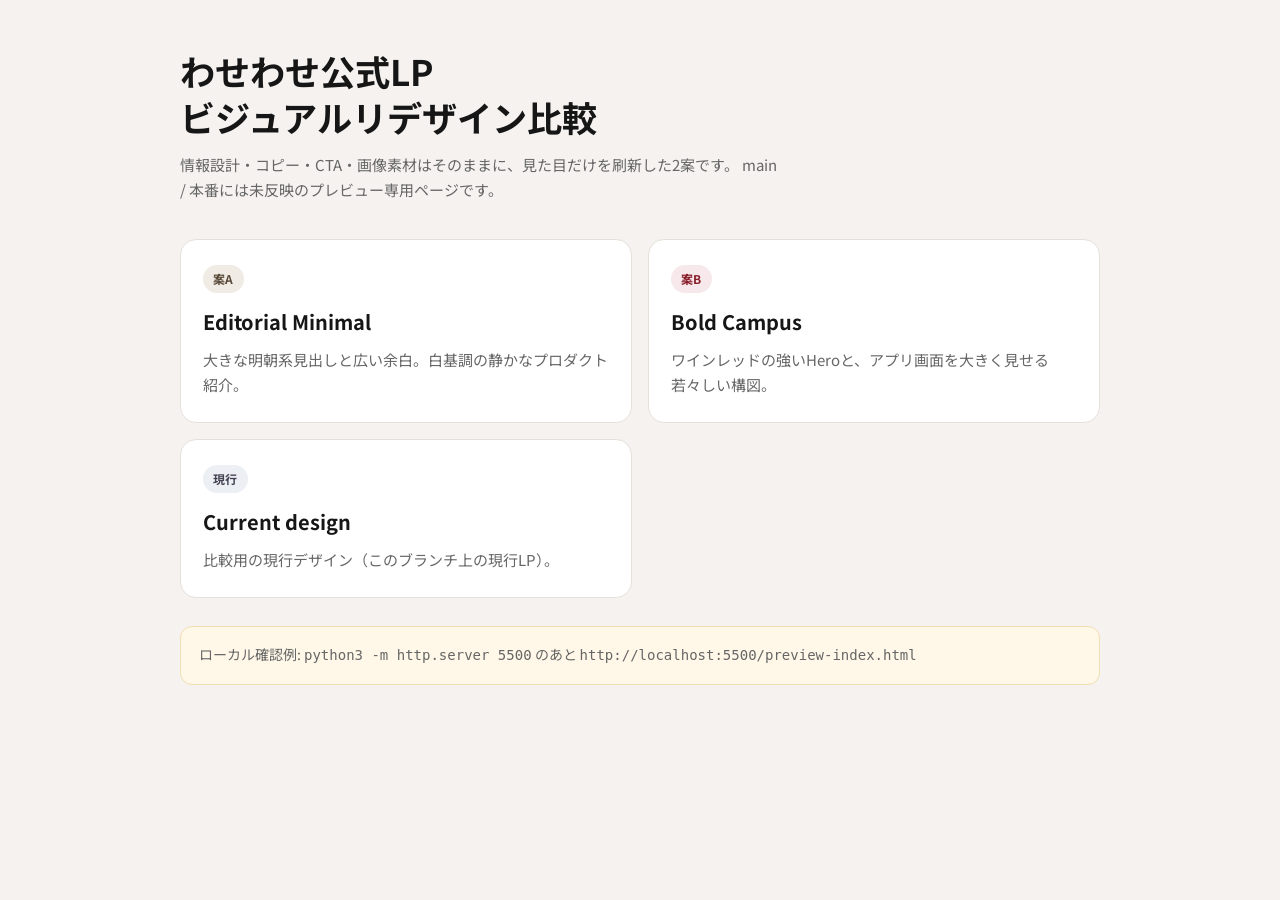
<file: preview-index.html>
<!DOCTYPE html>
<html lang="ja">
<head>
  <meta charset="UTF-8" />
  <meta name="viewport" content="width=device-width, initial-scale=1.0" />
  <meta name="robots" content="noindex, nofollow" />
  <title>わせわせ LP — ビジュアルリデザイン比較</title>
  <link rel="icon" type="image/png" href="./assets/icons/logo-icon.png" />
  <link rel="preconnect" href="https://fonts.googleapis.com" />
  <link rel="preconnect" href="https://fonts.gstatic.com" crossorigin />
  <link href="https://fonts.googleapis.com/css2?family=Noto+Sans+JP:wght@400;500;700;900&display=swap" rel="stylesheet" />
  <style>
    :root {
      --primary: #891e2b;
      --bg: #f5f2ef;
      --text: #161616;
      --muted: #666;
    }
    * { box-sizing: border-box; }
    body {
      margin: 0;
      font-family: "Noto Sans JP", sans-serif;
      background: var(--bg);
      color: var(--text);
      line-height: 1.7;
    }
    main {
      width: min(920px, calc(100% - 32px));
      margin: 48px auto 80px;
    }
    h1 {
      margin: 0 0 12px;
      font-size: clamp(1.6rem, 4vw, 2.2rem);
      line-height: 1.3;
    }
    .lead {
      margin: 0 0 36px;
      color: var(--muted);
      max-width: 40em;
    }
    .grid {
      display: grid;
      gap: 16px;
    }
    @media (min-width: 760px) {
      .grid { grid-template-columns: 1fr 1fr; }
    }
    a.card {
      display: block;
      padding: 24px 22px;
      border-radius: 16px;
      background: #fff;
      color: inherit;
      text-decoration: none;
      border: 1px solid #e6e0da;
      transition: transform 0.2s ease, box-shadow 0.2s ease;
    }
    a.card:hover {
      transform: translateY(-2px);
      box-shadow: 0 14px 32px rgba(22, 22, 22, 0.08);
    }
    .tag {
      display: inline-block;
      margin-bottom: 12px;
      padding: 4px 10px;
      border-radius: 999px;
      font-size: 0.75rem;
      font-weight: 700;
      letter-spacing: 0.04em;
    }
    .tag-a { background: #f0ebe4; color: #5a4a3a; }
    .tag-b { background: #f7e8eb; color: var(--primary); }
    .tag-c { background: #eceff3; color: #445; }
    h2 {
      margin: 0 0 8px;
      font-size: 1.25rem;
    }
    p {
      margin: 0;
      color: var(--muted);
      font-size: 0.9375rem;
    }
    .note {
      margin-top: 28px;
      padding: 16px 18px;
      border-radius: 12px;
      background: #fff8e8;
      border: 1px solid #f0dfb0;
      font-size: 0.875rem;
    }
  </style>
</head>
<body>
  <main>
    <h1>わせわせ公式LP<br />ビジュアルリデザイン比較</h1>
    <p class="lead">
      情報設計・コピー・CTA・画像素材はそのままに、見た目だけを刷新した2案です。
      main / 本番には未反映のプレビュー専用ページです。
    </p>

    <div class="grid">
      <a class="card" href="./preview-a.html">
        <span class="tag tag-a">案A</span>
        <h2>Editorial Minimal</h2>
        <p>大きな明朝系見出しと広い余白。白基調の静かなプロダクト紹介。</p>
      </a>
      <a class="card" href="./preview-b.html">
        <span class="tag tag-b">案B</span>
        <h2>Bold Campus</h2>
        <p>ワインレッドの強いHeroと、アプリ画面を大きく見せる若々しい構図。</p>
      </a>
      <a class="card" href="./index.html">
        <span class="tag tag-c">現行</span>
        <h2>Current design</h2>
        <p>比較用の現行デザイン（このブランチ上の現行LP）。</p>
      </a>
    </div>

    <p class="note">
      ローカル確認例: <code>python3 -m http.server 5500</code> のあと
      <code>http://localhost:5500/preview-index.html</code>
    </p>
  </main>
</body>
</html>
</file>
<file: css/style.css>
/**
 * style.css
 * わせわせ公式サイト — アプリに合わせたライトなデザインシステム
 *
 * Primary #891E2B / Background #F7F9FC / Surface #FFFFFF
 */

:root {
  --primary: #891e2b;
  --primary-hover: #6f1722;
  --bg: #f7f9fc;
  --surface: #ffffff;
  --text: #0f1419;
  --muted: #536471;
  --border: #eff3f4;
  --soft-bg: #f7edf0;
  --soft-border: #e5d3d7;
  --error: #e53935;
  --hero-bg: #faf8f9;
  --hero-ink: #141018;
  --store-bg: #111111;
  --store-bg-hover: #000000;

  --radius: 12px;
  --radius-sm: 8px;
  --radius-pill: 999px;
  --shadow: 0 1px 4px rgba(0, 0, 0, 0.06);
  --shadow-device: 0 1px 4px rgba(0, 0, 0, 0.06), 0 16px 40px rgba(15, 20, 25, 0.08);
  --shadow-phone:
    0 2px 8px rgba(20, 16, 24, 0.06),
    0 24px 48px rgba(20, 16, 24, 0.12);
  --phone-aspect: 900 / 1957;
  --phone-radius: 36px;
  --phone-bezel: 3px;
  --phone-frame: #1a1518;

  --header-h: 56px;
  --max-w: 1200px;
  --font: "Zen Kaku Gothic New", "Hiragino Sans", "Hiragino Kaku Gothic ProN", "Noto Sans JP", Meiryo, sans-serif;
  --font-display: "Zen Kaku Gothic New", "Hiragino Sans", "Noto Sans JP", sans-serif;
  --ease: 0.2s ease;
  --ease-out: cubic-bezier(0.22, 1, 0.36, 1);
}

*,
*::before,
*::after {
  box-sizing: border-box;
}

html {
  scroll-behavior: smooth;
  scroll-padding-top: calc(var(--header-h) + 16px);
}

body {
  margin: 0;
  min-height: 100vh;
  font-family: var(--font);
  background: var(--bg);
  color: var(--text);
  line-height: 1.7;
  -webkit-font-smoothing: antialiased;
  overflow-x: hidden;
}

img {
  max-width: 100%;
  display: block;
}

a {
  color: inherit;
  text-decoration: none;
}

button,
input {
  font: inherit;
}

:focus-visible {
  outline: 2px solid var(--primary);
  outline-offset: 3px;
}

.skip-link {
  position: absolute;
  left: 12px;
  top: -48px;
  z-index: 100;
  padding: 8px 12px;
  border-radius: var(--radius-sm);
  background: var(--primary);
  color: #fff;
  font-weight: 700;
}

.skip-link:focus {
  top: 12px;
}

.hide-mobile {
  display: none;
}

@media (min-width: 768px) {
  :root {
    --header-h: 64px;
  }

  .hide-mobile {
    display: inline;
  }
}

/* =========================================================
   Brand
   ========================================================= */
.brand {
  display: inline-flex;
  align-items: center;
  gap: 8px;
}

.brand__icon {
  width: 32px;
  height: 32px;
  border-radius: var(--radius-sm);
  overflow: hidden;
  flex-shrink: 0;
  background: var(--primary);
}

.brand__icon img {
  width: 100%;
  height: 100%;
  object-fit: cover;
}

.brand__name {
  font-family: var(--font-display);
  font-size: 1.0625rem;
  font-weight: 900;
  letter-spacing: 0.04em;
  color: var(--text);
}

.brand--footer .brand__icon {
  width: 28px;
  height: 28px;
}

/* =========================================================
   Header
   ========================================================= */
.site-header {
  position: sticky;
  top: 0;
  z-index: 50;
  height: var(--header-h);
  background: rgba(255, 255, 255, 0.78);
  backdrop-filter: saturate(1.2) blur(12px);
  -webkit-backdrop-filter: saturate(1.2) blur(12px);
  border-bottom: 1px solid transparent;
  transition: border-color var(--ease), box-shadow var(--ease), background var(--ease);
}

.site-header.is-scrolled {
  border-bottom-color: var(--border);
  box-shadow: var(--shadow);
}

.site-header__inner {
  max-width: var(--max-w);
  margin: 0 auto;
  height: 100%;
  padding: 0 16px;
  display: flex;
  align-items: center;
  gap: 16px;
}

.site-nav {
  display: none;
  margin-left: auto;
  gap: 8px;
}

.site-nav__link {
  padding: 8px 12px;
  font-size: 0.9375rem;
  font-weight: 500;
  color: var(--muted);
  border-radius: var(--radius-sm);
}

.site-nav__link:hover {
  color: var(--text);
  background: var(--bg);
}

.header-cta {
  display: inline-flex;
  margin-left: auto;
  flex-shrink: 0;
}

.menu-toggle,
.mobile-menu {
  display: none !important;
}

@media (min-width: 768px) {
  .site-header__inner {
    padding: 0 24px;
  }

  .site-nav {
    display: flex;
  }

  .header-cta {
    margin-left: 8px;
  }
}

/* =========================================================
   Buttons
   ========================================================= */
.btn {
  display: inline-flex;
  align-items: center;
  justify-content: center;
  gap: 8px;
  min-height: 44px;
  padding: 0 20px;
  touch-action: manipulation;
  border: 1px solid transparent;
  border-radius: var(--radius-pill);
  font-weight: 700;
  cursor: pointer;
  transition: background var(--ease), color var(--ease), border-color var(--ease), transform var(--ease);
  text-align: center;
  white-space: nowrap;
}

.btn:active {
  transform: scale(0.98);
}

.btn--sm {
  min-height: 40px;
  padding: 0 16px;
  font-size: 0.875rem;
}

.btn--lg {
  min-height: 52px;
  padding: 0 28px;
  font-size: 1rem;
}

.btn--block {
  width: 100%;
}

.btn--primary {
  background: var(--primary);
  color: #fff;
}

.btn--primary:hover {
  background: var(--primary-hover);
}

.btn--ghost {
  background: var(--surface);
  color: var(--text);
  border-color: var(--border);
}

.btn--ghost:hover {
  background: var(--bg);
  border-color: var(--soft-border);
}

.btn--on-brand {
  background: #fff;
  color: var(--primary);
}

.btn--on-brand:hover {
  background: var(--soft-bg);
}

.btn:disabled {
  opacity: 0.55;
  cursor: not-allowed;
  transform: none;
}

/* =========================================================
   Sections
   ========================================================= */
.section {
  padding: 64px 0;
}

.section__inner {
  max-width: var(--max-w);
  margin: 0 auto;
  padding: 0 16px;
}

.section__inner--narrow {
  max-width: 560px;
}

.section__header {
  margin-bottom: 32px;
}

.section__header--center {
  text-align: center;
}

.section__label {
  margin: 0 0 8px;
  font-size: 0.8125rem;
  font-weight: 700;
  color: var(--primary);
}

.section__header h2,
.section__title {
  margin: 0 0 12px;
  font-size: clamp(1.375rem, 4vw, 1.875rem);
  font-weight: 800;
  line-height: 1.4;
  letter-spacing: -0.01em;
}

.section__desc {
  margin: 0;
  max-width: 36em;
  color: var(--muted);
  font-size: 0.9375rem;
}

.section__header--center .section__desc {
  margin-inline: auto;
}

@media (min-width: 768px) {
  .section {
    padding: 88px 0;
  }

  .section__inner {
    padding: 0 24px;
  }

  .section__header {
    margin-bottom: 48px;
  }
}

/* =========================================================
   Store CTA (App Store style)
   ========================================================= */
.store-cta {
  display: inline-flex;
  align-items: center;
  justify-content: center;
  gap: 10px;
  min-height: 48px;
  padding: 8px 18px 8px 14px;
  border: 1px solid transparent;
  border-radius: 10px;
  background: var(--store-bg);
  color: #fff;
  text-decoration: none;
  cursor: pointer;
  transition: background var(--ease), transform var(--ease), opacity var(--ease);
  touch-action: manipulation;
  white-space: nowrap;
}

.store-cta:hover {
  background: var(--store-bg-hover);
}

.store-cta:active {
  transform: scale(0.98);
}

.store-cta[data-appstore-pending] {
  cursor: default;
}

.store-cta__icon {
  display: inline-flex;
  flex-shrink: 0;
  line-height: 0;
}

.store-cta__text {
  display: flex;
  flex-direction: column;
  align-items: flex-start;
  line-height: 1.05;
  gap: 1px;
}

.store-cta__eyebrow {
  font-size: 0.625rem;
  font-weight: 500;
  letter-spacing: 0.02em;
  opacity: 0.85;
}

.store-cta__label {
  font-family: var(--font-display);
  font-size: 1.0625rem;
  font-weight: 700;
  letter-spacing: 0.01em;
}

.store-cta--sm {
  min-height: 40px;
  padding: 6px 12px 6px 10px;
  gap: 8px;
  border-radius: 8px;
}

.store-cta--sm .store-cta__eyebrow {
  font-size: 0.5625rem;
}

.store-cta--sm .store-cta__label {
  font-size: 0.875rem;
}

.store-cta--lg {
  min-height: 56px;
  padding: 10px 22px 10px 16px;
  border-radius: 12px;
}

.store-cta--lg .store-cta__eyebrow {
  font-size: 0.6875rem;
}

.store-cta--lg .store-cta__label {
  font-size: 1.25rem;
}

/* =========================================================
   Hero — Premium × Campus Platform
   ========================================================= */
.hero {
  position: relative;
  isolation: isolate;
  overflow: hidden;
  padding:
    max(28px, env(safe-area-inset-top, 0px))
    0
    max(40px, env(safe-area-inset-bottom, 0px));
  background: var(--hero-bg);
  color: var(--hero-ink);
}

.hero__atmosphere {
  position: absolute;
  inset: 0;
  z-index: -1;
  pointer-events: none;
  background:
    radial-gradient(ellipse 70% 55% at 85% 20%, rgba(137, 30, 43, 0.1), transparent 62%),
    radial-gradient(ellipse 55% 45% at 12% 78%, rgba(137, 30, 43, 0.06), transparent 58%),
    linear-gradient(180deg, #fff 0%, var(--hero-bg) 42%, #f3eef0 100%);
}

.hero__inner {
  width: min(100%, var(--max-w));
  margin: 0 auto;
  padding: 0 20px;
  display: flex;
  flex-direction: column;
  gap: 36px;
}

.hero__copy {
  max-width: 36rem;
  margin: 0 auto;
  text-align: center;
}

.hero__eyebrow {
  display: inline-flex;
  align-items: center;
  justify-content: center;
  flex-wrap: wrap;
  gap: 8px 10px;
  margin: 0 0 20px;
  font-size: 0.8125rem;
  font-weight: 500;
  color: var(--muted);
  letter-spacing: 0.02em;
}

.hero__brand-mark {
  font-family: var(--font-display);
  font-weight: 900;
  font-size: 0.9375rem;
  letter-spacing: 0.06em;
  color: var(--primary);
}

.hero__eyebrow-sep {
  width: 1px;
  height: 12px;
  background: var(--soft-border);
}

.hero__title {
  margin: 0 0 18px;
  font-family: var(--font-display);
  font-size: clamp(2.125rem, 9vw, 3.75rem);
  font-weight: 900;
  line-height: 1.18;
  letter-spacing: -0.03em;
  color: var(--hero-ink);
}

.hero__lead {
  margin: 0 auto 28px;
  max-width: 28em;
  font-size: clamp(0.9375rem, 2.8vw, 1.125rem);
  font-weight: 400;
  color: var(--muted);
  line-height: 1.85;
}

.hero__actions {
  display: flex;
  flex-direction: column;
  align-items: stretch;
  gap: 12px;
  margin-bottom: 12px;
}

.hero__secondary {
  background: rgba(255, 255, 255, 0.72);
  border-color: rgba(15, 20, 25, 0.1);
}

.hero__secondary:hover {
  background: #fff;
  border-color: var(--soft-border);
}

.hero__facts {
  display: flex;
  flex-wrap: wrap;
  justify-content: center;
  gap: 8px 18px;
  margin: 8px 0 0;
  padding: 0;
  list-style: none;
  color: var(--muted);
  font-size: 0.8125rem;
  font-weight: 500;
}

.hero__facts li {
  position: relative;
  padding-left: 14px;
}

.hero__facts li::before {
  content: "";
  position: absolute;
  left: 0;
  top: 0.55em;
  width: 6px;
  height: 6px;
  border-radius: 50%;
  background: var(--primary);
}

.hero__visual {
  position: relative;
  min-width: 0;
  width: 100%;
}

/* Hero visual stage: 1 full device + UI detail cards (never half-cut phones) */
.visual-stage {
  position: relative;
  width: min(100%, 360px);
  height: 560px;
  margin: 0 auto;
}

.visual-stage--hero {
  width: min(100%, 420px);
  height: 600px;
}

.visual-stage__glow {
  position: absolute;
  left: 50%;
  top: 48%;
  width: 72%;
  height: 72%;
  transform: translate(-50%, -50%);
  border-radius: 50%;
  background: radial-gradient(circle, rgba(137, 30, 43, 0.16) 0%, rgba(137, 30, 43, 0.04) 46%, transparent 70%);
  filter: blur(8px);
  pointer-events: none;
  z-index: 0;
}

/* A) Full device — App Store phone with transparent bg + drop shadow only */
.device-shot {
  margin: 0;
  line-height: 0;
  background: transparent;
  border: none;
  box-shadow: none;
}

.device-shot img {
  display: block;
  width: 100%;
  height: auto;
  max-width: none;
  filter: drop-shadow(0 18px 36px rgba(20, 16, 24, 0.22));
}

.visual-stage .device-shot--main {
  position: absolute;
  z-index: 3;
  width: min(58%, 230px);
  left: 50%;
  top: 50%;
  transform: translate(-50%, -50%);
}

/* B) Partial UI enlargement — rectangular card, no device frame */
.ui-card {
  margin: 0;
  line-height: 0;
  overflow: hidden;
  border-radius: 18px;
  background: #fff;
  border: 1px solid rgba(15, 20, 25, 0.06);
  box-shadow:
    0 2px 8px rgba(20, 16, 24, 0.05),
    0 18px 40px rgba(20, 16, 24, 0.1);
}

.ui-card img {
  display: block;
  width: 100%;
  height: auto;
  object-fit: cover;
  object-position: top center;
}

.visual-stage .ui-card--hero {
  position: absolute;
  z-index: 1;
  width: min(42%, 150px);
  top: 54%;
}

.visual-stage .ui-card--left {
  left: 0;
  transform: translateY(-52%) rotate(-7deg);
}

.visual-stage .ui-card--right {
  right: 0;
  left: auto;
  transform: translateY(-44%) rotate(7deg);
}

.device-shot--feature {
  width: min(100%, 260px);
  margin: 0 auto;
}

.ui-card--lg {
  width: min(100%, 340px);
}

.ui-card--sm {
  width: min(72%, 220px);
}

.ui-card--xl {
  width: min(100%, 380px);
}

.ui-card--aside {
  width: min(100%, 280px);
}

@media (min-width: 480px) {
  .hero__actions {
    flex-direction: row;
    justify-content: center;
    align-items: center;
  }

  .visual-stage,
  .visual-stage--hero {
    width: min(100%, 480px);
    height: 600px;
  }

  .visual-stage .device-shot--main {
    width: 250px;
  }

  .visual-stage .ui-card--hero {
    width: 168px;
  }
}

@media (min-width: 960px) {
  .hero {
    min-height: calc(100svh - var(--header-h));
    display: flex;
    align-items: center;
    padding: 48px 0 64px;
  }

  .hero__inner {
    display: grid;
    grid-template-columns: minmax(300px, 1fr) minmax(340px, 1.1fr);
    align-items: center;
    gap: 40px 40px;
    padding: 0 32px;
  }

  .hero__copy {
    margin: 0;
    text-align: left;
    max-width: 34rem;
  }

  .hero__eyebrow {
    justify-content: flex-start;
  }

  .hero__title {
    font-size: clamp(3rem, 4.6vw, 4.25rem);
  }

  .hero__lead {
    margin-left: 0;
    margin-bottom: 32px;
  }

  .hero__actions {
    justify-content: flex-start;
    margin-bottom: 14px;
  }

  .hero__facts {
    justify-content: flex-start;
  }

  .visual-stage,
  .visual-stage--hero {
    width: 100%;
    max-width: 600px;
    height: 640px;
    margin-right: 0;
    margin-left: auto;
  }

  .visual-stage .device-shot--main {
    width: 280px;
  }

  .visual-stage .ui-card--hero {
    width: 190px;
  }

  .visual-stage .ui-card--left {
    left: 2%;
    top: 58%;
  }

  .visual-stage .ui-card--right {
    right: 0;
    top: 48%;
  }
}

@media (min-width: 1200px) {
  .visual-stage,
  .visual-stage--hero {
    height: 680px;
    max-width: 640px;
  }

  .visual-stage .device-shot--main {
    width: 300px;
  }

  .visual-stage .ui-card--hero {
    width: 210px;
  }
}

/* Feature sections still use .device (unchanged below-hero UI) */
.device-track {
  display: flex;
  gap: 16px;
  overflow-x: auto;
  scroll-snap-type: x mandatory;
  -webkit-overflow-scrolling: touch;
  padding: 8px 16px 28px;
  scrollbar-width: none;
}

.device-track::-webkit-scrollbar {
  display: none;
}

.device {
  flex: 0 0 220px;
  scroll-snap-align: center;
  margin: 0;
  background: var(--surface);
  border: 1px solid var(--border);
  border-radius: 28px;
  padding: 8px;
  box-shadow: var(--shadow-device);
}

.device img {
  display: block;
  width: 100%;
  height: auto;
  aspect-ratio: 390 / 848;
  object-fit: contain;
  object-position: top center;
  border-radius: 20px;
  background: var(--bg);
}

.device figcaption {
  margin: 8px 0 4px;
  text-align: center;
  font-size: 0.75rem;
  font-weight: 700;
  color: var(--muted);
}

@media (min-width: 960px) {
  .device-track {
    display: grid;
    grid-template-columns: repeat(3, minmax(0, 1fr));
    overflow: visible;
    padding: 12px 0 8px;
    gap: 12px;
  }

  .device {
    flex: none;
    width: auto;
  }
}

/* =========================================================
   About
   ========================================================= */
.about {
  background: var(--surface);
  border-top: 1px solid var(--border);
  border-bottom: 1px solid var(--border);
}

.about__statement {
  margin: 0 0 16px;
  max-width: 18em;
  font-size: clamp(1.25rem, 3.6vw, 1.75rem);
  font-weight: 800;
  line-height: 1.55;
}

.about__note {
  margin: 0 0 32px;
  max-width: 40em;
  color: var(--muted);
}

.about__points {
  list-style: none;
  margin: 0;
  padding: 0;
  display: grid;
  gap: 12px;
}

.point-card {
  padding: 20px 16px;
  background: var(--bg);
  border: 1px solid var(--border);
  border-radius: var(--radius);
}

.point-card__icon {
  display: grid;
  place-items: center;
  width: 40px;
  height: 40px;
  margin-bottom: 12px;
  border-radius: var(--radius-sm);
  color: var(--primary);
  background: var(--soft-bg);
}

.point-card h3 {
  margin: 0 0 8px;
  font-size: 1rem;
  font-weight: 800;
}

.point-card p {
  margin: 0;
  font-size: 0.875rem;
  color: var(--muted);
}

@media (min-width: 768px) {
  .about__points {
    grid-template-columns: repeat(3, 1fr);
    gap: 16px;
  }

  .point-card {
    padding: 24px;
  }
}

/* =========================================================
   Features
   ========================================================= */
.feature-block {
  display: grid;
  gap: 20px;
  margin-bottom: 48px;
  align-items: center;
}

.feature-block__label,
.support-card__label {
  margin: 0 0 8px;
  font-size: 0.8125rem;
  font-weight: 700;
  color: var(--primary);
}

.feature-block h3,
.support-card h3 {
  margin: 0 0 12px;
  font-size: 1.25rem;
  font-weight: 800;
  line-height: 1.45;
}

.feature-block p,
.support-card p {
  margin: 0;
  color: var(--muted);
}

.feature-block__device,
.feature-block__devices {
  margin: 0;
  display: flex;
  justify-content: center;
  gap: 12px;
}

.feature-block__devices {
  flex-wrap: wrap;
}

.feature-block__device .device,
.feature-block__devices .device {
  flex: 0 0 auto;
  width: min(220px, 42vw);
  padding: 0;
  background: transparent;
  border: 0;
  border-radius: 0;
  overflow: visible;
  box-shadow: none;
}

.feature-block__device .device {
  width: min(240px, 72vw);
  border-radius: 24px;
  overflow: hidden;
  box-shadow: var(--shadow-device);
}

.feature-block__devices .device img {
  border-radius: 24px;
  box-shadow: var(--shadow-device);
}

.feature-block__device .device img,
.feature-block__devices .device img {
  display: block;
  width: 100%;
  height: auto;
  aspect-ratio: 390 / 848;
  object-fit: contain;
  object-position: top center;
  background: #fff;
}

.feature-block__device .device img {
  border-radius: 0;
}

.feature-block__devices .device figcaption {
  margin: 8px 0 0;
  text-align: center;
  font-size: 0.75rem;
  font-weight: 700;
  color: var(--muted);
}

.feature-block__copy .feature-sublist {
  margin-top: 16px;
}

.feature-panel {
  margin: 0 0 32px;
  padding: 28px 20px;
  background: var(--surface);
  border: 1px solid var(--border);
  border-radius: var(--radius);
  box-shadow: var(--shadow);
}

.feature-panel__label {
  margin: 0 0 8px;
  font-size: 0.8125rem;
  font-weight: 700;
  color: var(--primary);
}

.feature-panel h3 {
  margin: 0 0 12px;
  font-size: 1.25rem;
  font-weight: 800;
  line-height: 1.45;
}

.feature-panel > p {
  margin: 0 0 16px;
  color: var(--muted);
}

.feature-panel--compact > p:last-child,
.feature-panel--compact > p {
  margin-bottom: 0;
}

.feature-sublist {
  list-style: none;
  margin: 0;
  padding: 0;
  display: flex;
  flex-wrap: wrap;
  gap: 8px;
}

.feature-sublist li {
  padding: 8px 12px;
  border-radius: var(--radius-pill);
  background: var(--soft-bg);
  border: 1px solid var(--soft-border);
  color: var(--text);
  font-size: 0.8125rem;
  font-weight: 700;
}

.peer-grid {
  display: grid;
  gap: 12px;
  margin: 0 0 32px;
}

.peer-card {
  padding: 24px 20px;
  background: var(--surface);
  border: 1px solid var(--border);
  border-radius: var(--radius);
  box-shadow: var(--shadow);
}

.peer-card__label {
  margin: 0 0 8px;
  font-size: 0.8125rem;
  font-weight: 700;
  color: var(--primary);
}

.peer-card h3 {
  margin: 0 0 12px;
  font-size: 1.125rem;
  font-weight: 800;
  line-height: 1.45;
}

.peer-card p {
  margin: 0;
  color: var(--muted);
}

.support-grid {
  display: grid;
  gap: 12px;
  margin-top: 8px;
}

.support-card {
  padding: 24px 20px;
  background: var(--surface);
  border: 1px solid var(--border);
  border-radius: var(--radius);
  box-shadow: var(--shadow);
}

.inline-cta {
  margin-top: 40px;
  padding: 24px 20px;
  display: flex;
  flex-direction: column;
  align-items: center;
  gap: 16px;
  text-align: center;
  background: var(--soft-bg);
  border: 1px solid var(--soft-border);
  border-radius: var(--radius);
}

.inline-cta p {
  margin: 0;
  font-weight: 700;
}

@media (min-width: 768px) {
  .feature-block {
    grid-template-columns: 1fr 240px;
    gap: 40px;
    margin-bottom: 72px;
  }

  .feature-block--reverse {
    grid-template-columns: 240px 1fr;
  }

  .feature-block--reverse .feature-block__copy {
    order: 2;
  }

  .feature-block--pair {
    grid-template-columns: 1fr minmax(280px, 460px);
  }

  .feature-block--pair .feature-block__devices {
    justify-content: flex-end;
  }

  .feature-block--pair .feature-block__devices .device {
    width: min(210px, 100%);
  }

  .feature-block h3,
  .feature-panel h3 {
    font-size: 1.5rem;
  }

  .feature-panel {
    margin-bottom: 40px;
    padding: 32px 28px;
  }

  .peer-grid {
    grid-template-columns: 1fr;
    margin-bottom: 40px;
  }

  .support-grid {
    grid-template-columns: 1.3fr 1fr 1fr;
    gap: 16px;
  }

  .inline-cta {
    flex-direction: row;
    justify-content: space-between;
    padding: 20px 28px;
  }
}

/* =========================================================
   CTA band
   ========================================================= */
.cta-band {
  background: var(--primary);
  color: #fff;
  padding: 48px 16px;
  text-align: center;
}

.cta-band__inner {
  max-width: 640px;
  margin: 0 auto;
}

.cta-band h2 {
  margin: 0 0 8px;
  font-size: clamp(1.25rem, 4vw, 1.75rem);
  font-weight: 800;
  line-height: 1.4;
}

.cta-band p {
  margin: 0 0 24px;
  color: rgba(255, 255, 255, 0.86);
}

.cta-band .btn--on-brand {
  text-decoration: none;
}

/* =========================================================
   Flow
   ========================================================= */
.flow__steps {
  list-style: none;
  margin: 0;
  padding: 0;
  display: grid;
  gap: 12px;
  counter-reset: none;
}

.flow-step {
  padding: 24px 20px;
  background: var(--surface);
  border: 1px solid var(--border);
  border-radius: var(--radius);
}

.flow-step__index {
  display: inline-grid;
  place-items: center;
  width: 32px;
  height: 32px;
  margin-bottom: 12px;
  border-radius: 50%;
  font-size: 0.875rem;
  font-weight: 800;
  color: #fff;
  background: var(--primary);
}

.flow-step h3 {
  margin: 0 0 8px;
  font-size: 1.0625rem;
  font-weight: 800;
}

.flow-step p {
  margin: 0;
  color: var(--muted);
  font-size: 0.9375rem;
}

@media (min-width: 768px) {
  .flow__steps {
    grid-template-columns: repeat(3, 1fr);
    gap: 16px;
  }
}

/* =========================================================
   FAQ
   ========================================================= */
.faq {
  background: var(--surface);
  border-top: 1px solid var(--border);
  border-bottom: 1px solid var(--border);
}

.faq__list {
  display: flex;
  flex-direction: column;
  gap: 8px;
}

.faq-item {
  border: 1px solid var(--border);
  border-radius: var(--radius);
  background: var(--bg);
  overflow: hidden;
}

.faq-item summary {
  list-style: none;
  cursor: pointer;
  padding: 16px 44px 16px 16px;
  font-weight: 700;
  position: relative;
}

.faq-item summary::-webkit-details-marker {
  display: none;
}

.faq-item summary::after {
  content: "";
  position: absolute;
  right: 18px;
  top: 50%;
  width: 8px;
  height: 8px;
  border-right: 1.5px solid var(--muted);
  border-bottom: 1.5px solid var(--muted);
  transform: translateY(-70%) rotate(45deg);
  transition: transform 0.2s ease;
}

.faq-item[open] summary::after {
  transform: translateY(-20%) rotate(225deg);
}

.faq-item__a {
  padding: 0 16px 16px;
  color: var(--muted);
  font-size: 0.9375rem;
}

.faq-item__a p {
  margin: 0;
}

/* =========================================================
   Signup
   ========================================================= */
.signup__panel {
  padding: 28px 20px;
  background: var(--surface);
  border: 1px solid var(--border);
  border-radius: var(--radius);
  box-shadow: var(--shadow);
}

.cta-block[hidden] {
  display: none;
}

.signup-brand {
  display: flex;
  flex-direction: column;
  align-items: center;
  text-align: center;
  gap: 8px;
  margin: 0 0 20px;
}

.signup-brand__icon {
  width: 48px;
  height: 48px;
  border-radius: var(--radius);
  overflow: hidden;
  background: var(--primary);
}

.signup-brand__icon img {
  width: 100%;
  height: 100%;
  object-fit: cover;
}

.signup-brand__name {
  margin: 0;
  font-size: 1rem;
  font-weight: 800;
}

.signup-brand__headline {
  margin: 0;
  max-width: 16em;
  font-size: 1.25rem;
  font-weight: 800;
  line-height: 1.5;
}

.trust-note {
  margin: 0 0 20px;
  padding: 16px;
  border-radius: var(--radius);
  border: 1px solid var(--soft-border);
  background: var(--soft-bg);
}

.trust-note__title {
  margin: 0 0 8px;
  font-size: 0.9375rem;
  font-weight: 800;
}

.trust-note__list {
  margin: 0;
  padding-left: 1.15em;
  display: flex;
  flex-direction: column;
  gap: 4px;
  font-size: 0.8125rem;
  color: var(--muted);
}

.signup-form {
  display: flex;
  flex-direction: column;
  gap: 16px;
}

.form-field {
  display: flex;
  flex-direction: column;
  gap: 8px;
}

.form-field__label {
  display: flex;
  flex-wrap: wrap;
  align-items: baseline;
  gap: 6px;
  font-size: 0.875rem;
  font-weight: 700;
}

.form-field__req {
  color: var(--primary);
}

.form-field__optional {
  font-size: 0.75rem;
  font-weight: 500;
  color: var(--muted);
}

.form-field__input {
  width: 100%;
  height: 52px;
  padding: 0 16px;
  border-radius: var(--radius-sm);
  border: 1px solid var(--border);
  background: var(--bg);
  color: var(--text);
  outline: none;
  transition: border-color var(--ease), box-shadow var(--ease);
}

.form-field__input::placeholder {
  color: #8b98a5;
}

.form-field__input:hover {
  border-color: var(--soft-border);
}

.form-field__input:focus {
  border-color: var(--primary);
  box-shadow: 0 0 0 3px rgba(137, 30, 43, 0.12);
  background: var(--surface);
}

.form-field__input.is-invalid {
  border-color: var(--error);
}

.form-field__error {
  margin: 0;
  font-size: 0.75rem;
  color: var(--error);
}

.form-message {
  margin: 0;
  padding: 12px 16px;
  border-radius: var(--radius-sm);
  font-size: 0.875rem;
  text-align: center;
}

.form-message--error {
  background: #fdecea;
  border: 1px solid #f5c6c4;
  color: var(--error);
}

.form-message--success {
  background: #e8f5e9;
  border: 1px solid #c8e6c9;
  color: #2e7d32;
}

.campaign-note {
  padding: 14px 16px;
  border-radius: var(--radius);
  border: 1px solid var(--soft-border);
  background: var(--soft-bg);
  text-align: left;
}

.campaign-note__title {
  margin: 0 0 8px;
  font-size: 0.875rem;
  font-weight: 800;
}

.campaign-note__list {
  margin: 0;
  padding-left: 1.15em;
  display: flex;
  flex-direction: column;
  gap: 6px;
  font-size: 0.8125rem;
  color: var(--muted);
}

.campaign-note--thanks {
  margin: 0 0 20px;
}

.campaign-card {
  margin-top: 16px;
  padding: 20px;
  background: var(--surface);
  border: 1px solid var(--border);
  border-radius: var(--radius);
}

.campaign-card h3 {
  margin: 0 0 8px;
  font-size: 1rem;
  font-weight: 800;
}

.campaign-card ul {
  margin: 0;
  padding-left: 1.15em;
  color: var(--muted);
  font-size: 0.875rem;
}

.thanks-card {
  text-align: center;
  outline: none;
}

.thanks-card[hidden] {
  display: none;
}

.thanks-card.is-visible {
  animation: thanks-in 0.4s ease both;
}

@keyframes thanks-in {
  from {
    opacity: 0;
    transform: translateY(8px);
  }
  to {
    opacity: 1;
    transform: none;
  }
}

.thanks-card__icon {
  width: 48px;
  height: 48px;
  margin: 0 auto 16px;
  display: grid;
  place-items: center;
  border-radius: 50%;
  color: var(--primary);
  background: var(--soft-bg);
}

.thanks-card__title {
  margin: 0 0 8px;
  font-size: 1.25rem;
  font-weight: 800;
}

.thanks-card__lead,
.thanks-card__body {
  margin: 0 0 20px;
  color: var(--muted);
  font-size: 0.9375rem;
}

.thanks-card__share {
  max-width: 320px;
  margin-inline: auto;
}

.appstore-cta {
  display: flex;
  justify-content: center;
  margin-top: 8px;
}

@media (min-width: 768px) {
  .signup__panel {
    padding: 40px 36px;
  }
}

/* =========================================================
   Footer
   ========================================================= */
.site-footer {
  border-top: 1px solid var(--border);
  background: var(--surface);
  padding: 40px 0 32px;
}

.site-footer__inner {
  max-width: var(--max-w);
  margin: 0 auto;
  padding: 0 16px;
  display: flex;
  flex-direction: column;
  gap: 20px;
}

.site-footer__tagline {
  margin: 8px 0 0;
  font-size: 0.8125rem;
  color: var(--muted);
}

.site-footer__nav {
  display: flex;
  flex-wrap: wrap;
  gap: 12px 20px;
}

.site-footer__nav a {
  font-size: 0.875rem;
  font-weight: 500;
  color: var(--muted);
}

.site-footer__nav a:hover {
  color: var(--primary);
}

.site-footer__copy {
  margin: 0;
  font-size: 0.75rem;
  color: var(--muted);
}

@media (min-width: 768px) {
  .site-footer__inner {
    display: grid;
    grid-template-columns: 1fr auto;
    grid-template-rows: auto auto;
    column-gap: 40px;
    padding: 0 24px;
  }

  .site-footer__nav {
    justify-content: flex-end;
  }

  .site-footer__copy {
    grid-column: 1 / -1;
  }
}

/* =========================================================
   Feature showcases — varied compositions
   ========================================================= */
.showcase {
  position: relative;
  padding: 56px 0;
  overflow-x: clip;
  overflow-y: visible;
}

.showcase + .showcase {
  border-top: 1px solid var(--border);
}

.showcase__inner {
  width: min(100%, var(--max-w));
  margin: 0 auto;
  padding: 0 20px;
  display: grid;
  gap: 36px;
  align-items: center;
}

.showcase__inner--wide {
  max-width: 1120px;
}

.showcase__label {
  margin: 0 0 10px;
  font-size: 0.8125rem;
  font-weight: 700;
  letter-spacing: 0.04em;
  color: var(--primary);
}

.showcase__copy h3 {
  margin: 0 0 14px;
  font-family: var(--font-display);
  font-size: clamp(1.5rem, 4.2vw, 2.125rem);
  font-weight: 900;
  line-height: 1.35;
  letter-spacing: -0.02em;
}

.showcase__copy p {
  margin: 0;
  max-width: 34em;
  color: var(--muted);
  font-size: 1rem;
  line-height: 1.85;
}

.showcase__points {
  display: flex;
  flex-wrap: wrap;
  gap: 8px;
  margin: 20px 0 0;
  padding: 0;
  list-style: none;
}

.showcase__points li {
  padding: 8px 12px;
  border-radius: 999px;
  background: var(--soft-bg);
  color: var(--primary);
  font-size: 0.8125rem;
  font-weight: 700;
}

.showcase__visual {
  position: relative;
  min-width: 0;
}

/* Course: stacked UI cards (partial enlargements, no phone frames) */
.showcase__visual--cards {
  position: relative;
  width: min(100%, 400px);
  min-height: 420px;
  margin: 0 auto;
  display: flex;
  flex-direction: column;
  align-items: flex-start;
  gap: 16px;
}

.showcase__visual--cards .ui-card--lg {
  width: min(100%, 320px);
  z-index: 1;
}

.showcase__visual--cards .ui-card--float {
  align-self: flex-end;
  margin-top: -48px;
  z-index: 2;
  transform: rotate(2deg);
}

/* Social: full device + UI card */
.showcase--social {
  background:
    radial-gradient(ellipse 60% 80% at 85% 40%, rgba(137, 30, 43, 0.07), transparent 60%),
    linear-gradient(180deg, #fff 0%, #faf7f8 100%);
}

.showcase__visual--device-card {
  display: grid;
  grid-template-columns: minmax(0, 0.9fr) minmax(0, 1fr);
  gap: 16px;
  align-items: center;
}

.showcase__visual--device-card .device-shot--feature {
  width: min(100%, 220px);
  margin: 0 auto;
}

.showcase__visual--device-card .ui-card--aside {
  width: 100%;
  max-width: 300px;
  margin-left: auto;
}

/* Focus / Market: large UI card */
.showcase--focus {
  background: linear-gradient(180deg, #f7f2f3 0%, #faf8f9 55%, #fff 100%);
}

.showcase__visual--focus {
  display: flex;
  justify-content: center;
}

.showcase--market {
  background:
    linear-gradient(135deg, rgba(137, 30, 43, 0.06), transparent 48%),
    #fff;
}

.showcase__visual--panel {
  display: flex;
  justify-content: center;
  padding: 28px 16px;
  border-radius: 28px;
  background:
    radial-gradient(circle at 30% 20%, rgba(137, 30, 43, 0.1), transparent 50%),
    linear-gradient(160deg, #f8f1f3 0%, #fff 70%);
}

.showcase__visual--focus .ui-card--xl,
.showcase__visual--panel .ui-card--xl {
  width: min(100%, 360px);
}

@media (min-width: 768px) {
  .showcase {
    padding: 80px 0;
  }

  .showcase__inner {
    grid-template-columns: minmax(0, 1fr) minmax(0, 1.05fr);
    gap: 48px;
    padding: 0 28px;
  }

  .showcase--focus .showcase__inner,
  .showcase--market .showcase__inner {
    grid-template-columns: minmax(0, 0.95fr) minmax(0, 1.05fr);
  }

  .showcase--social .showcase__inner {
    grid-template-columns: minmax(0, 0.9fr) minmax(0, 1.2fr);
  }

  .showcase__visual--cards {
    min-height: 480px;
    max-width: 420px;
    margin-left: auto;
    margin-right: 0;
  }

  .showcase__visual--focus .ui-card--xl,
  .showcase__visual--panel .ui-card--xl {
    width: min(100%, 400px);
  }

  .showcase__visual--device-card .device-shot--feature {
    width: min(100%, 260px);
  }
}

@media (min-width: 960px) {
  .showcase__visual--device-card {
    gap: 24px;
  }

  .showcase__visual--cards .ui-card--float {
    margin-top: -72px;
  }
}

/* =========================================================
   Mobile fixed install CTA
   ========================================================= */
.mobile-install-bar {
  position: fixed;
  left: 0;
  right: 0;
  bottom: 0;
  z-index: 60;
  padding:
    10px 12px
    calc(10px + env(safe-area-inset-bottom, 0px));
  background: rgba(255, 255, 255, 0.92);
  border-top: 1px solid var(--border);
  backdrop-filter: saturate(1.2) blur(14px);
  -webkit-backdrop-filter: saturate(1.2) blur(14px);
  box-shadow: 0 -8px 24px rgba(15, 20, 25, 0.06);
}

.mobile-install-bar[hidden] {
  display: none !important;
}

.mobile-install-bar__inner {
  display: flex;
  align-items: center;
  justify-content: space-between;
  gap: 12px;
  max-width: var(--max-w);
  margin: 0 auto;
}

.mobile-install-bar__text {
  display: flex;
  flex-direction: column;
  gap: 2px;
  margin: 0;
  min-width: 0;
}

.mobile-install-bar__brand {
  font-size: 0.9375rem;
  font-weight: 800;
  color: var(--text);
  line-height: 1.2;
}

.mobile-install-bar__sub {
  font-size: 0.75rem;
  color: var(--muted);
  line-height: 1.3;
}

.mobile-install-bar__cta {
  flex-shrink: 0;
  min-height: 40px;
  padding: 0 16px;
  font-size: 0.875rem;
  text-decoration: none;
}

body.has-mobile-install-bar {
  padding-bottom: calc(72px + env(safe-area-inset-bottom, 0px));
}

@media (min-width: 768px) {
  .mobile-install-bar {
    display: none !important;
  }

  body.has-mobile-install-bar {
    padding-bottom: 0;
  }
}

/* =========================================================
   CV LP — Social proof / screen strip / feature grid
   ========================================================= */
.hero__convert {
  display: flex;
  flex-direction: column;
  align-items: center;
  gap: 12px;
  margin: 0 0 10px;
}

.social-proof {
  display: inline-flex;
  align-items: baseline;
  flex-wrap: wrap;
  justify-content: center;
  gap: 6px 8px;
  margin: 0;
  padding: 7px 14px;
  border-radius: var(--radius-pill);
  /* Surface white so it stays readable on the soft hero wash */
  background: var(--surface);
  border: 1px solid rgba(137, 30, 43, 0.18);
  box-shadow: 0 1px 0 rgba(15, 20, 25, 0.03);
  color: var(--text);
  font-size: 0.875rem;
  font-weight: 500;
  line-height: 1.35;
  max-width: 100%;
}

.social-proof__count {
  font-family: var(--font-display);
  font-weight: 900;
  font-size: 1.0625rem;
  color: var(--primary);
  letter-spacing: -0.02em;
}

.social-proof__text {
  color: var(--text);
}

.hero--cv .hero__copy {
  text-align: center;
}

.hero--cv .hero__convert .hero__actions {
  margin-bottom: 0;
  width: 100%;
}

/* Mobile ad traffic: keep brand / proof / CTA tight in the first viewport */
@media (max-width: 767px) {
  .hero--cv {
    padding-top: max(16px, env(safe-area-inset-top, 0px));
    padding-bottom: 28px;
  }

  .hero--cv .hero__eyebrow {
    margin-bottom: 12px;
  }

  .hero--cv .hero__title {
    margin-bottom: 12px;
    font-size: clamp(1.875rem, 8.4vw, 2.5rem);
  }

  .hero--cv .hero__lead {
    margin-bottom: 12px;
    line-height: 1.7;
  }

  .hero--cv .hero__convert {
    gap: 10px;
    margin-bottom: 8px;
  }

  .hero--cv .hero__facts {
    margin-top: 4px;
    gap: 6px 14px;
  }

  .hero--cv .hero__inner {
    gap: 28px;
  }

  .hero--cv .visual-stage--hero {
    height: 520px;
  }
}

@media (min-width: 960px) {
  .hero--cv .hero__copy {
    text-align: left;
  }

  .hero--cv .hero__convert {
    align-items: flex-start;
  }

  .hero--cv .social-proof {
    justify-content: flex-start;
  }
}

.screens {
  background: var(--surface);
  border-top: 1px solid var(--border);
  border-bottom: 1px solid var(--border);
  padding: 56px 0;
}

.section__header--center {
  text-align: center;
  margin-left: auto;
  margin-right: auto;
}

.section__header--center .section__desc {
  margin-left: auto;
  margin-right: auto;
}

.screen-strip {
  list-style: none;
  margin: 0;
  padding: 4px 4px 8px;
  display: grid;
  grid-auto-flow: column;
  grid-auto-columns: minmax(148px, 200px);
  gap: 16px;
  overflow-x: auto;
  overscroll-behavior-x: contain;
  -webkit-overflow-scrolling: touch;
  scroll-snap-type: x mandatory;
}

.screen-strip__item {
  scroll-snap-align: center;
  text-align: center;
}

.screen-frame {
  margin: 0;
  border-radius: 22px;
  overflow: hidden;
  background: #111;
  border: 1px solid rgba(15, 20, 25, 0.08);
  box-shadow:
    0 2px 8px rgba(20, 16, 24, 0.06),
    0 16px 36px rgba(20, 16, 24, 0.12);
  line-height: 0;
}

.screen-frame img {
  display: block;
  width: 100%;
  height: auto;
  /* full screen asset — do not crop tops */
  object-fit: contain;
  object-position: top center;
  background: #fff;
}

.screen-strip__label {
  margin: 12px 0 0;
  font-size: 0.875rem;
  font-weight: 700;
  color: var(--text);
}

@media (min-width: 768px) {
  .screen-strip {
    grid-auto-flow: unset;
    grid-template-columns: repeat(3, minmax(0, 1fr));
    overflow: visible;
    gap: 24px;
    max-width: 920px;
    margin: 0 auto;
    padding: 0;
  }
}

.features--cv {
  padding-top: 56px;
  padding-bottom: 40px;
}

.feature-grid {
  list-style: none;
  margin: 0;
  padding: 0;
  display: grid;
  gap: 12px;
}

.feature-card {
  padding: 22px 20px;
  background: var(--surface);
  border: 1px solid var(--border);
  border-radius: var(--radius);
}

.feature-card__label {
  margin: 0 0 8px;
  font-size: 0.75rem;
  font-weight: 800;
  letter-spacing: 0.04em;
  color: var(--primary);
}

.feature-card h3 {
  margin: 0 0 8px;
  font-size: 1.0625rem;
  font-weight: 800;
  line-height: 1.4;
}

.feature-card p {
  margin: 0;
  color: var(--muted);
  font-size: 0.9375rem;
  line-height: 1.65;
}

@media (min-width: 768px) {
  .feature-grid {
    grid-template-columns: repeat(2, minmax(0, 1fr));
    gap: 16px;
  }
}

@media (min-width: 960px) {
  .feature-grid {
    grid-template-columns: repeat(4, minmax(0, 1fr));
  }

  .feature-card {
    padding: 24px 20px;
  }
}

@media (prefers-reduced-motion: reduce) {
  html {
    scroll-behavior: auto;
  }

  *,
  *::before,
  *::after {
    animation-duration: 0.01ms !important;
    animation-iteration-count: 1 !important;
    transition-duration: 0.01ms !important;
  }
}
</file>
<file: css/animation.css>
/**
 * animation.css
 * 控えめな入場アニメーション + Hero 試作モーション
 */

.reveal {
  opacity: 0;
  transition:
    opacity 0.5s ease,
    transform 0.5s ease;
  transition-delay: var(--reveal-delay, 0ms);
}

.reveal.is-visible {
  opacity: 1;
  transform: none;
}

.reveal--fade {
  transform: none;
}

.reveal--up {
  transform: translateY(16px);
}

/* Hero: keep content visible immediately for ad landing CV */
.hero__copy > * {
  opacity: 1;
}

/* Optional gentle float — disabled under reduced-motion below */
@media (min-width: 960px) {
  .device-shot--main {
    animation: device-float 7s ease-in-out infinite;
  }
}

@keyframes device-float {
  0%,
  100% {
    transform: translate(-50%, calc(-50% - 2px));
  }
  50% {
    transform: translate(-50%, calc(-50% - 8px));
  }
}

@media (prefers-reduced-motion: reduce) {
  .reveal {
    opacity: 1;
    transform: none;
    transition: none;
  }

  .hero__copy > *,
  .device-shot--main {
    animation: none !important;
    opacity: 1 !important;
    filter: none !important;
  }

  .device-shot--main {
    transform: translate(-50%, -50%) !important;
  }
}
</file>
<file: css/theme-a.css>
/**
 * theme-a.css — Editorial Minimal
 * Premium × Campus: quiet Apple-like editorial presentation
 * Does NOT recrop device assets; keeps height:auto on device shots.
 */

.theme-a {
  --primary: #891e2b;
  --primary-hover: #6f1722;
  --bg: #f7f6f3;
  --surface: #ffffff;
  --text: #1a1a1a;
  --muted: #6b6b6b;
  --border: #e8e6e1;
  --soft-bg: #f3eee8;
  --soft-border: #ddd5cc;
  --hero-bg: #fbfaf7;
  --hero-ink: #141414;
  --store-bg: #1a1a1a;
  --store-bg-hover: #000;
  --max-w: 1120px;
  --radius: 10px;
  --radius-sm: 6px;
  --shadow: none;
  --shadow-device: none;
  --shadow-phone: 0 24px 60px rgba(20, 16, 24, 0.1);
  --font: "Noto Sans JP", "Hiragino Sans", "Hiragino Kaku Gothic ProN", Meiryo, sans-serif;
  --font-display: "Shippori Mincho", "Hiragino Mincho ProN", "Noto Serif JP", serif;
  --ease: 0.25s ease;
}

.theme-a body,
body.theme-a {
  background: var(--bg);
  color: var(--text);
  font-weight: 400;
  letter-spacing: 0.01em;
}

/* Preview banner */
.design-preview-banner {
  position: relative;
  z-index: 80;
  display: flex;
  flex-wrap: wrap;
  align-items: center;
  gap: 8px 14px;
  padding: 8px 16px;
  background: #111;
  color: #fff;
  font-family: "Noto Sans JP", sans-serif;
  font-size: 0.75rem;
  line-height: 1.4;
}

.design-preview-banner a {
  color: #fff;
  text-decoration: underline;
  text-underline-offset: 2px;
  opacity: 0.9;
}

.design-preview-banner strong {
  color: #f3d2d6;
  font-weight: 700;
}

.theme-a .site-header {
  top: 0;
  background: rgba(251, 250, 247, 0.88);
  border-bottom: 1px solid transparent;
}

body.theme-a {
  /* preview banner sits above sticky header content rhythm */
  scroll-padding-top: calc(var(--header-h) + 48px);
}

.theme-a .site-header.is-scrolled {
  background: rgba(251, 250, 247, 0.96);
  border-bottom-color: var(--border);
  box-shadow: none;
}

.theme-a .brand__name,
.theme-a .store-cta__label,
.theme-a .hero__brand-mark,
.theme-a .hero__title,
.theme-a .about__statement,
.theme-a .section__header h2,
.theme-a .showcase__copy h3,
.theme-a .cta-band h2,
.theme-a .flow-step h3,
.theme-a .faq-item summary,
.theme-a .section__title {
  font-family: var(--font-display);
  font-weight: 600;
  letter-spacing: 0.02em;
}

.theme-a .hero__title {
  font-weight: 700;
  font-size: clamp(2.4rem, 8.5vw, 4.6rem);
  line-height: 1.22;
  letter-spacing: 0.01em;
}

.theme-a .hero__lead {
  font-weight: 300;
  font-size: clamp(0.95rem, 2.4vw, 1.125rem);
  color: #5c5c5c;
  max-width: 26em;
}

.theme-a .hero__atmosphere {
  background:
    linear-gradient(180deg, #ffffff 0%, #fbfaf7 55%, #f4f1ea 100%);
}

.theme-a .hero {
  background: var(--hero-bg);
  padding-top: 20px;
  padding-bottom: 48px;
}

.theme-a .hero__eyebrow {
  font-size: 0.75rem;
  letter-spacing: 0.08em;
  text-transform: none;
  color: #8a8a8a;
  margin-bottom: 28px;
}

.theme-a .hero__brand-mark {
  font-size: 0.875rem;
  letter-spacing: 0.12em;
}

.theme-a .hero__actions {
  gap: 14px;
  margin-bottom: 20px;
}

.theme-a .hero__facts {
  gap: 10px 22px;
  font-size: 0.75rem;
  letter-spacing: 0.04em;
  color: #7a7a7a;
}

.theme-a .hero__facts li::before {
  width: 4px;
  height: 4px;
  background: var(--primary);
}

.theme-a .store-cta {
  border-radius: 8px;
  min-height: 46px;
  background: #111;
}

.theme-a .btn {
  border-radius: 8px;
  font-weight: 500;
}

.theme-a .btn--ghost,
.theme-a .hero__secondary {
  background: transparent;
  border-color: rgba(26, 26, 26, 0.16);
}

.theme-a .visual-stage__glow {
  opacity: 0.35;
  filter: blur(18px);
  background: radial-gradient(circle, rgba(137, 30, 43, 0.1) 0%, transparent 68%);
}

/* Quieter, larger presentation — no crop on devices */
.theme-a .visual-stage--hero {
  width: min(100%, 380px);
  height: 560px;
}

.theme-a .visual-stage .device-shot--main {
  width: min(62%, 236px);
}

.theme-a .visual-stage .ui-card--hero {
  width: min(38%, 132px);
  border-radius: 14px;
  border-color: rgba(26, 26, 26, 0.05);
  box-shadow: 0 12px 32px rgba(20, 16, 24, 0.08);
}

.theme-a .visual-stage .ui-card--left {
  transform: translateY(-52%) rotate(-4deg);
}

.theme-a .visual-stage .ui-card--right {
  transform: translateY(-44%) rotate(4deg);
}

.theme-a .device-shot img {
  filter: drop-shadow(0 20px 40px rgba(20, 16, 24, 0.14));
}

.theme-a .section {
  padding: 88px 0;
}

.theme-a .section__label {
  font-size: 0.6875rem;
  letter-spacing: 0.16em;
  font-weight: 500;
  color: var(--primary);
  text-transform: uppercase;
}

.theme-a .about__statement {
  font-size: clamp(1.5rem, 3.4vw, 2.25rem);
  line-height: 1.55;
  font-weight: 600;
  max-width: 18em;
}

.theme-a .about__note {
  font-weight: 300;
  color: #666;
  max-width: 36em;
}

.theme-a .point-card {
  background: transparent;
  border: none;
  border-top: 1px solid var(--border);
  border-radius: 0;
  padding: 28px 0 8px;
  box-shadow: none;
}

.theme-a .point-card__icon {
  background: transparent;
  color: var(--primary);
  width: auto;
  height: auto;
  margin-bottom: 16px;
}

.theme-a .features {
  background: #fff;
}

.theme-a .section__header h2 {
  font-size: clamp(1.75rem, 3.6vw, 2.75rem);
  line-height: 1.35;
  font-weight: 600;
}

.theme-a .section__desc {
  font-weight: 300;
  max-width: 34em;
}

.theme-a .showcase {
  padding: 48px 0;
}

.theme-a .showcase__label {
  letter-spacing: 0.14em;
  font-size: 0.6875rem;
}

.theme-a .showcase__copy h3 {
  font-size: clamp(1.5rem, 2.8vw, 2.125rem);
  line-height: 1.4;
  font-weight: 600;
}

.theme-a .ui-card {
  border-radius: 16px;
  box-shadow: 0 16px 40px rgba(20, 16, 24, 0.08);
  border-color: rgba(26, 26, 26, 0.04);
}

.theme-a .device-shot--feature {
  width: min(100%, 280px);
}

.theme-a .cta-band {
  background: #1a1a1a;
  padding: 72px 16px;
}

.theme-a .cta-band h2 {
  font-weight: 600;
  letter-spacing: 0.02em;
}

.theme-a .cta-band .btn--on-brand {
  background: #fff;
  color: #1a1a1a;
  border-radius: 8px;
}

.theme-a .flow-step {
  background: transparent;
  border: none;
  border-top: 1px solid var(--border);
  border-radius: 0;
  padding: 28px 0;
}

.theme-a .flow-step__index {
  background: transparent;
  color: var(--primary);
  border: 1px solid var(--soft-border);
  font-family: var(--font-display);
}

.theme-a .faq {
  background: #fff;
  border-color: var(--border);
}

.theme-a .faq-item {
  border-radius: 0;
  border-left: none;
  border-right: none;
  background: transparent;
}

.theme-a .signup__panel {
  border: 1px solid var(--border);
  box-shadow: none;
  background: #fff;
}

.theme-a .site-footer {
  background: var(--hero-bg);
}

.theme-a .mobile-install-bar {
  background: rgba(251, 250, 247, 0.94);
  border-top-color: var(--border);
  box-shadow: none;
}

/* Softer motion — hero stays visible immediately (no delayed fade that hides CTA/copy) */
.theme-a .reveal--up {
  transform: translateY(10px);
}

.theme-a .hero__copy > * {
  animation: none !important;
  opacity: 1 !important;
  transform: none !important;
}

@media (min-width: 960px) {
  .theme-a .hero {
    min-height: calc(100svh - var(--header-h) - 36px);
    padding: 64px 0 80px;
    overflow: visible;
  }

  .theme-a .hero__inner {
    gap: 64px 72px;
    grid-template-columns: minmax(320px, 0.95fr) minmax(360px, 1.05fr);
  }

  .theme-a .hero__title {
    font-size: clamp(3.25rem, 4.8vw, 4.75rem);
  }

  .theme-a .visual-stage--hero {
    max-width: 560px;
    height: 700px;
  }

  .theme-a .visual-stage .device-shot--main {
    /* keep full device in stage: ~268px → ~685px tall */
    width: 268px;
  }

  .theme-a .visual-stage .ui-card--hero {
    width: 168px;
  }

  .theme-a .about__points {
    gap: 0 48px;
  }
}

@media (prefers-reduced-motion: reduce) {
  .theme-a .reveal,
  .theme-a .hero__copy > *,
  .theme-a .device-shot--main {
    animation: none !important;
    transition: none !important;
    opacity: 1 !important;
    transform: none !important;
  }

  .theme-a .device-shot--main {
    transform: translate(-50%, -50%) !important;
  }
}
</file>
<file: css/theme-b.css>
/**
 * theme-b.css — Bold Campus
 * Premium × Campus: energetic wine-red rhythm, larger app canvases
 * Does NOT recrop device assets; keeps height:auto on device shots.
 */

.theme-b {
  --primary: #891e2b;
  --primary-hover: #6f1722;
  --bg: #f4eef0;
  --surface: #ffffff;
  --text: #160d10;
  --muted: #5a4046;
  --border: #e7d5d9;
  --soft-bg: #f7e8eb;
  --soft-border: #d9b8bf;
  --hero-bg: #891e2b;
  --hero-ink: #ffffff;
  --store-bg: #111111;
  --store-bg-hover: #000;
  --max-w: 1240px;
  --radius: 18px;
  --radius-sm: 12px;
  --shadow: 0 8px 24px rgba(137, 30, 43, 0.08);
  --shadow-device: 0 20px 48px rgba(22, 13, 16, 0.18);
  --font: "Noto Sans JP", "Hiragino Sans", "Hiragino Kaku Gothic ProN", Meiryo, sans-serif;
  --font-display: "Zen Maru Gothic", "Hiragino Sans", "Noto Sans JP", sans-serif;
  --ease: 0.22s ease;
}

body.theme-b {
  background: var(--bg);
  color: var(--text);
  font-weight: 500;
}

.design-preview-banner {
  position: relative;
  z-index: 80;
  display: flex;
  flex-wrap: wrap;
  align-items: center;
  gap: 8px 14px;
  padding: 8px 16px;
  background: #111;
  color: #fff;
  font-family: "Noto Sans JP", sans-serif;
  font-size: 0.75rem;
  line-height: 1.4;
}

.design-preview-banner a {
  color: #fff;
  text-decoration: underline;
  text-underline-offset: 2px;
  opacity: 0.9;
}

.design-preview-banner strong {
  color: #f3d2d6;
  font-weight: 700;
}

.theme-b .site-header {
  top: 0;
  background: rgba(255, 255, 255, 0.92);
  border-bottom: 1px solid transparent;
}

body.theme-b {
  scroll-padding-top: calc(var(--header-h) + 48px);
}

/* Keep header readable over bold wine hero */
.theme-b .site-nav__link {
  font-weight: 700;
}

.theme-b .site-header.is-scrolled {
  border-bottom-color: var(--border);
  box-shadow: 0 8px 24px rgba(137, 30, 43, 0.06);
}

.theme-b .brand__name,
.theme-b .hero__brand-mark,
.theme-b .hero__title,
.theme-b .about__statement,
.theme-b .section__header h2,
.theme-b .showcase__copy h3,
.theme-b .cta-band h2,
.theme-b .flow-step h3,
.theme-b .faq-item summary,
.theme-b .section__title,
.theme-b .store-cta__label {
  font-family: var(--font-display);
  font-weight: 900;
  letter-spacing: -0.02em;
}

.theme-b .hero {
  background: linear-gradient(165deg, #9a2433 0%, #891e2b 42%, #6f1722 100%);
  color: #fff;
  padding-top: 12px;
  padding-bottom: 28px;
  overflow: hidden;
}

.theme-b .hero__atmosphere {
  background:
    radial-gradient(ellipse 80% 60% at 88% 18%, rgba(255, 255, 255, 0.18), transparent 55%),
    radial-gradient(ellipse 50% 40% at 8% 88%, rgba(0, 0, 0, 0.18), transparent 60%);
}

.theme-b .hero__eyebrow {
  color: rgba(255, 255, 255, 0.92);
  margin-bottom: 16px;
}

.theme-b .hero__brand-mark {
  color: #891e2b;
  background: #fff;
  padding: 4px 10px;
  border-radius: 999px;
  letter-spacing: 0.04em;
}

.theme-b .hero__eyebrow-sep {
  background: rgba(255, 255, 255, 0.45);
}

.theme-b .hero__title {
  color: #fff !important;
  font-size: clamp(2.35rem, 9.5vw, 4.35rem);
  line-height: 1.12;
  text-shadow: 0 10px 30px rgba(0, 0, 0, 0.22);
}

.theme-b .hero__lead {
  color: rgba(255, 255, 255, 0.94);
  font-weight: 500;
  max-width: 28em;
}

.theme-b .hero__copy > * {
  animation: none !important;
  opacity: 1 !important;
  transform: none !important;
}

.theme-b .hero__facts {
  color: rgba(255, 255, 255, 0.82);
}

.theme-b .hero__facts li::before {
  background: #fff;
}

.theme-b .hero__secondary {
  background: rgba(255, 255, 255, 0.12);
  border-color: rgba(255, 255, 255, 0.35);
  color: #fff;
}

.theme-b .hero__secondary:hover {
  background: rgba(255, 255, 255, 0.2);
  border-color: #fff;
}

.theme-b .store-cta {
  border-radius: 14px;
  box-shadow: 0 10px 28px rgba(0, 0, 0, 0.22);
}

.theme-b .visual-stage__glow {
  background: radial-gradient(circle, rgba(255, 255, 255, 0.28) 0%, rgba(255, 255, 255, 0.05) 45%, transparent 70%);
  filter: blur(6px);
  opacity: 0.9;
}

/* Bigger canvas via stage size; keep phone width safe so full device stays unclipped */
.theme-b .visual-stage--hero {
  width: min(100%, 460px);
  height: 680px;
}

.theme-b .visual-stage .device-shot--main {
  width: min(62%, 248px);
}

.theme-b .visual-stage .ui-card--hero {
  width: min(44%, 168px);
  border-radius: 20px;
  border: 2px solid rgba(255, 255, 255, 0.55);
  box-shadow: 0 18px 40px rgba(0, 0, 0, 0.25);
}

.theme-b .visual-stage .ui-card--left {
  transform: translateY(-52%) rotate(-10deg);
}

.theme-b .visual-stage .ui-card--right {
  transform: translateY(-42%) rotate(10deg);
}

.theme-b .device-shot img {
  filter: drop-shadow(0 22px 42px rgba(0, 0, 0, 0.35));
}

.theme-b .section {
  padding: 72px 0;
}

.theme-b .about {
  background: #fff;
}

.theme-b .section__label {
  display: inline-block;
  padding: 4px 10px;
  border-radius: 999px;
  background: var(--soft-bg);
  color: var(--primary);
  font-weight: 800;
  letter-spacing: 0.04em;
}

.theme-b .about__statement {
  font-size: clamp(1.6rem, 3.8vw, 2.5rem);
  line-height: 1.4;
}

.theme-b .about__points {
  gap: 16px;
}

.theme-b .point-card {
  background: #fff;
  border: 2px solid var(--border);
  border-radius: 20px;
  padding: 24px 20px;
  box-shadow: var(--shadow);
}

.theme-b .point-card:hover {
  border-color: var(--primary);
}

.theme-b .point-card__icon {
  background: var(--primary);
  color: #fff;
  border-radius: 14px;
}

.theme-b .features {
  background:
    linear-gradient(180deg, #f7e8eb 0%, #f4eef0 30%, #fff 100%);
}

.theme-b .section__header h2 {
  font-size: clamp(1.85rem, 4vw, 2.85rem);
  line-height: 1.25;
}

.theme-b .showcase {
  padding: 40px 0 56px;
}

.theme-b .showcase:nth-of-type(even) {
  background: rgba(137, 30, 43, 0.04);
}

.theme-b .showcase__label {
  color: var(--primary);
  font-weight: 800;
  letter-spacing: 0.06em;
}

.theme-b .showcase__copy h3 {
  font-size: clamp(1.55rem, 3vw, 2.35rem);
  line-height: 1.28;
}

.theme-b .device-shot--feature {
  width: min(100%, 320px);
}

.theme-b .ui-card {
  border-radius: 22px;
  border: 1px solid rgba(137, 30, 43, 0.1);
  box-shadow: 0 18px 44px rgba(137, 30, 43, 0.12);
}

.theme-b .ui-card--lg,
.theme-b .ui-card--xl {
  width: min(100%, 400px);
}

.theme-b .inline-cta {
  background: #fff;
  border: 2px solid var(--primary);
  border-radius: 20px;
  padding: 22px 24px;
}

.theme-b .cta-band {
  background:
    linear-gradient(120deg, #891e2b 0%, #a52838 50%, #6f1722 100%);
  padding: 64px 16px;
}

.theme-b .cta-band h2 {
  font-size: clamp(1.5rem, 4.5vw, 2.25rem);
}

.theme-b .cta-band .btn--on-brand {
  background: #fff;
  color: var(--primary);
  border-radius: 999px;
  font-weight: 800;
  box-shadow: 0 10px 24px rgba(0, 0, 0, 0.18);
}

.theme-b .flow {
  background: #fff;
}

.theme-b .flow-step {
  background: var(--soft-bg);
  border: none;
  border-radius: 20px;
  padding: 28px 22px;
}

.theme-b .flow-step__index {
  width: 40px;
  height: 40px;
  font-size: 1rem;
  background: var(--primary);
  box-shadow: 0 8px 18px rgba(137, 30, 43, 0.28);
}

.theme-b .faq {
  background: #160d10;
  color: #fff;
  border: none;
}

.theme-b .faq .section__label {
  background: rgba(255, 255, 255, 0.1);
  color: #fff;
}

.theme-b .faq .section__header h2,
.theme-b .faq-item summary {
  color: #fff;
}

.theme-b .faq-item {
  background: rgba(255, 255, 255, 0.06);
  border: 1px solid rgba(255, 255, 255, 0.12);
  border-radius: 16px;
}

.theme-b .faq-item__a {
  color: rgba(255, 255, 255, 0.78);
}

.theme-b .signup {
  background: var(--bg);
}

.theme-b .signup__panel {
  border: none;
  border-radius: 28px;
  background: #fff;
  box-shadow: 0 20px 48px rgba(137, 30, 43, 0.12);
}

.theme-b .site-footer {
  background: #160d10;
  color: rgba(255, 255, 255, 0.78);
  border-top: none;
}

.theme-b .site-footer .brand__name,
.theme-b .site-footer__nav a {
  color: #fff;
}

.theme-b .site-footer__tagline,
.theme-b .site-footer__copy {
  color: rgba(255, 255, 255, 0.55);
}

.theme-b .mobile-install-bar {
  background: rgba(255, 255, 255, 0.96);
  border-top: 2px solid var(--primary);
  box-shadow: 0 -10px 28px rgba(137, 30, 43, 0.12);
}

.theme-b .mobile-install-bar__cta {
  border-radius: 999px;
}

.theme-b .reveal--up {
  transform: translateY(22px);
}

@media (min-width: 480px) {
  .theme-b .visual-stage--hero {
    width: min(100%, 520px);
    height: 700px;
  }

  .theme-b .visual-stage .device-shot--main {
    width: 260px;
  }

  .theme-b .visual-stage .ui-card--hero {
    width: 176px;
  }
}

@media (min-width: 960px) {
  .theme-b .hero {
    min-height: calc(100svh - var(--header-h));
    padding: 36px 0 48px;
    /* allow full-device drop shadow / tips to remain visible */
    overflow: visible;
  }

  .theme-b .hero__inner {
    gap: 28px 36px;
    grid-template-columns: minmax(300px, 0.9fr) minmax(420px, 1.2fr);
  }

  .theme-b .hero__title {
    font-size: clamp(3.4rem, 5.2vw, 5rem);
  }

  .theme-b .visual-stage--hero {
    max-width: 640px;
    height: 740px;
  }

  .theme-b .visual-stage .device-shot--main {
    /* 270px * 1521/595 ≈ 690px tall — fits 740px stage */
    width: 270px;
  }

  .theme-b .visual-stage .ui-card--hero {
    width: 198px;
  }

  .theme-b .showcase__visual--device-card .device-shot--feature {
    width: 280px;
  }
}

@media (prefers-reduced-motion: reduce) {
  .theme-b .reveal,
  .theme-b .hero__copy > *,
  .theme-b .device-shot--main {
    animation: none !important;
    transition: none !important;
    opacity: 1 !important;
    transform: none !important;
  }

  .theme-b .device-shot--main {
    transform: translate(-50%, -50%) !important;
  }
}
</file>
